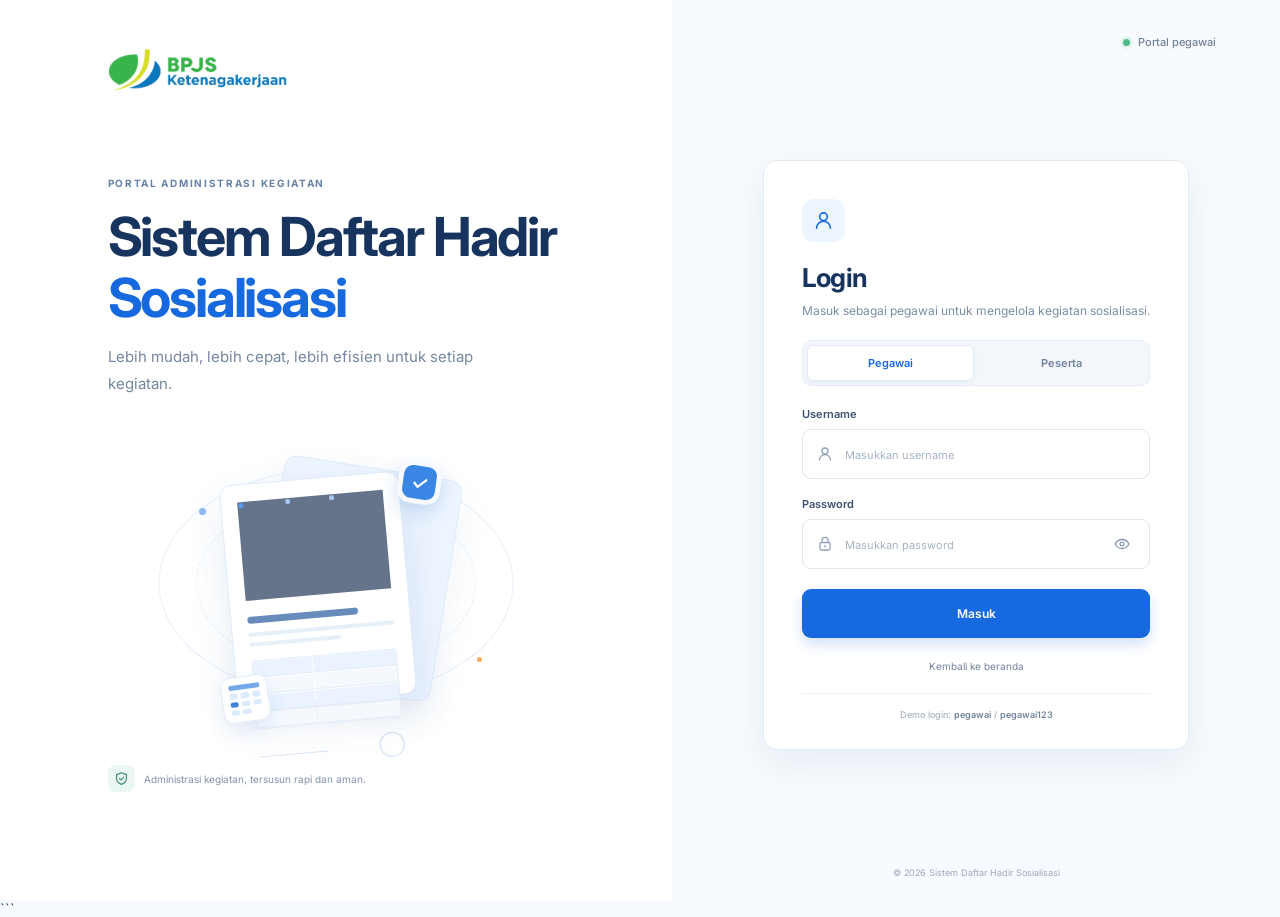
<file: index.html>
<!doctype html>
<html lang="id">
  <head>
    <meta charset="utf-8">
    <meta name="viewport" content="width=device-width, initial-scale=1">
    <meta name="theme-color" content="#f7faff">
    <title>Login Pegawai | Sistem Daftar Hadir Sosialisasi</title>
    <link rel="preconnect" href="https://fonts.googleapis.com">
    <link rel="preconnect" href="https://fonts.gstatic.com" crossorigin>
    <link href="https://fonts.googleapis.com/css2?family=Inter:wght@400;500;600;700&display=swap" rel="stylesheet">
    <link rel="stylesheet" href="styles.css">
    <script src="js/app.js" defer></script>
    <script src="login.js" defer></script>
  </head>

  <body class="login-page">
    <main class="login-layout">
      <section class="login-intro" aria-labelledby="product-title">
        <a class="bpjs-brand" href="index.html" aria-label="BPJS Ketenagakerjaan">
          <img class="bpjs-logo" src="New Logo BPJS Ketenagakerjaan.png" alt="BPJS Ketenagakerjaan">
        </a>

        <div class="intro-copy">
          <span class="intro-kicker">PORTAL ADMINISTRASI KEGIATAN</span>
          <h1 id="product-title">Sistem Daftar Hadir <span>Sosialisasi</span></h1>
          <p>Lebih mudah, lebih cepat, lebih efisien untuk setiap kegiatan.</p>
        </div>

        <div class="document-art" aria-hidden="true">
          <div class="art-orbit orbit-one"></div>
          <div class="art-orbit orbit-two"></div>
          <div class="art-spark spark-one"></div>
          <div class="art-spark spark-two"></div>
          <div class="art-sheet sheet-back"></div>

          <div class="art-sheet sheet-front">
            <div class="sheet-top"><span></span><span></span><span></span></div>
            <div class="sheet-title-line"></div>
            <div class="sheet-line"></div>
            <div class="sheet-line short"></div>
            <div class="sheet-table">
              <span></span><span></span><span></span><span></span>
              <span></span><span></span><span></span><span></span>
            </div>
            <div class="sheet-signature"><span></span><span></span></div>
          </div>

          <div class="art-check">
            <svg viewBox="0 0 24 24" fill="none">
              <path d="m6 12.5 4 4L18.5 8" stroke="currentColor" stroke-width="2.4" stroke-linecap="round" stroke-linejoin="round"/>
            </svg>
          </div>

          <div class="art-calendar">
            <span class="calendar-head"></span>
            <span></span><span></span><span></span><span></span>
            <span></span><span></span><span></span><span></span>
          </div>
        </div>

        <div class="intro-footer">
          <span class="intro-footer-mark" aria-hidden="true">
            <svg viewBox="0 0 24 24" fill="none">
              <path d="M12 3.75 19 6.5v5.25c0 4.1-2.85 7.1-7 8.5-4.15-1.4-7-4.4-7-8.5V6.5l7-2.75Z" stroke="currentColor" stroke-width="1.6" stroke-linejoin="round"/>
              <path d="m9 12 2 2 4-4" stroke="currentColor" stroke-width="1.6" stroke-linecap="round" stroke-linejoin="round"/>
            </svg>
          </span>
          <span>Administrasi kegiatan, tersusun rapi dan aman.</span>
        </div>
      </section>

      <section class="login-side" aria-labelledby="login-title">
        <div class="login-top-note">
          <span class="login-top-dot"></span>
          <span class="login-top-label">Portal pegawai</span>
        </div>

        <div class="login-card">
          <div class="login-card-heading">
            <span class="login-card-icon" aria-hidden="true">
              <svg viewBox="0 0 24 24" fill="none">
                <path d="M12 12a4 4 0 1 0 0-8 4 4 0 0 0 0 8ZM4.75 20a7.25 7.25 0 0 1 14.5 0" stroke="currentColor" stroke-width="1.7" stroke-linecap="round"/>
              </svg>
            </span>
            <h2 id="login-title">Login</h2>
            <p>Masuk sebagai pegawai untuk mengelola kegiatan sosialisasi.</p>
          </div>

          <div class="login-role-switch" role="group" aria-label="Pilih jenis login">
            <button class="login-role-option is-selected" type="button" data-login-role="pegawai" aria-pressed="true">Pegawai</button>
            <button class="login-role-option" type="button" data-login-role="peserta" aria-pressed="false">Peserta</button>
          </div>

          <form id="login-form" novalidate>
            <label class="login-field">
              <span>Username</span>
              <span class="login-input-wrap">
                <svg viewBox="0 0 24 24" fill="none" aria-hidden="true">
                  <path d="M12 12a4 4 0 1 0 0-8 4 4 0 0 0 0 8ZM4.75 20a7.25 7.25 0 0 1 14.5 0" stroke="currentColor" stroke-width="1.7" stroke-linecap="round"/>
                </svg>
                <input id="username" name="username" type="text" autocomplete="username" placeholder="Masukkan username" aria-describedby="login-error" required>
              </span>
            </label>

            <label class="login-field">
              <span>Password</span>
              <span class="login-input-wrap">
                <svg viewBox="0 0 24 24" fill="none" aria-hidden="true">
                  <rect x="5.25" y="10" width="13.5" height="10" rx="2" stroke="currentColor" stroke-width="1.7"/>
                  <path d="M8 10V7.25a4 4 0 0 1 8 0V10M12 14v2" stroke="currentColor" stroke-width="1.7" stroke-linecap="round"/>
                </svg>
                <input id="password" name="password" type="password" autocomplete="current-password" placeholder="Masukkan password" aria-describedby="login-error" required>

                <button class="password-toggle" id="password-toggle" type="button" aria-label="Tampilkan password" aria-pressed="false">
                  <svg class="eye-open" viewBox="0 0 24 24" fill="none" aria-hidden="true">
                    <path d="M2.75 12s3.3-6 9.25-6 9.25 6 9.25 6-3.3 6-9.25 6-9.25-6-9.25-6Z" stroke="currentColor" stroke-width="1.7" stroke-linejoin="round"/>
                    <circle cx="12" cy="12" r="2.5" stroke="currentColor" stroke-width="1.7"/>
                  </svg>

                  <svg class="eye-closed" viewBox="0 0 24 24" fill="none" aria-hidden="true">
                    <path d="m3 3 18 18M10.6 6.2c.45-.13.92-.2 1.4-.2 5.95 0 9.25 6 9.25 6a16 16 0 0 1-2.8 3.4M6.2 6.8C3.95 8.3 2.75 12 2.75 12s3.3 6 9.25 6c1.1 0 2.1-.2 3-.53M9.9 9.9a3 3 0 0 0 4.2 4.2" stroke="currentColor" stroke-width="1.7" stroke-linecap="round" stroke-linejoin="round"/>
                  </svg>
                </button>
              </span>
            </label>

            <p class="login-error" id="login-error" role="alert" aria-live="polite" hidden></p>
            <button class="login-submit" type="submit">Masuk</button>
          </form>
          <a class="back-home" href="index.html"> 
            Kembali ke beranda</a>
          <p class="demo-hint" id="demo-hint">
            Demo login: <strong>pegawai</strong> / <strong>pegawai123</strong>
          </p>
        </div>
        <footer class="login-footer">© 2026 Sistem Daftar Hadir Sosialisasi</footer>
      </section>
    </main>
  </body>
</html>
```
</file>
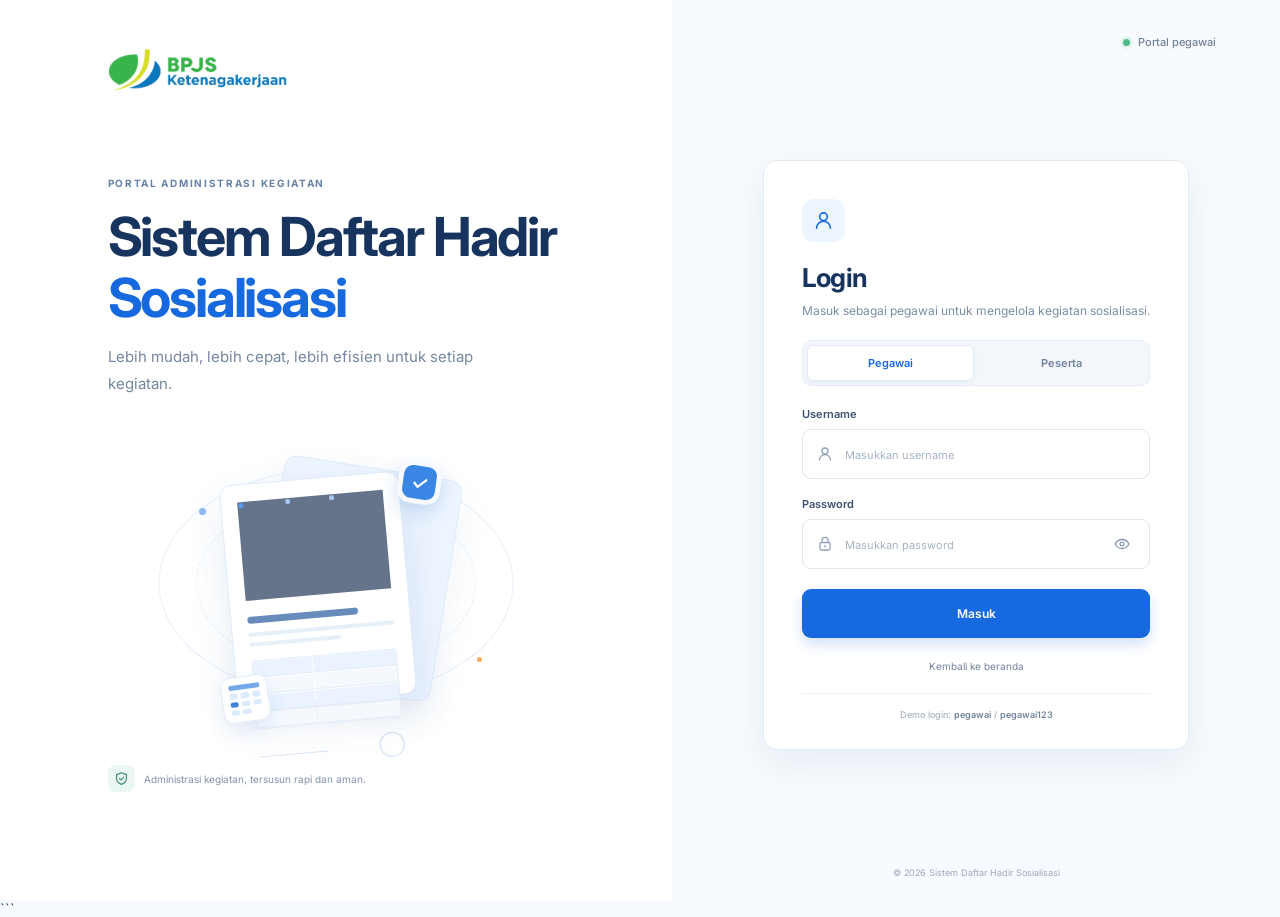
<file: atur-kolom.html>
<!doctype html>
<html lang="id">
  <head>
    <meta charset="utf-8">
    <meta name="viewport" content="width=device-width, initial-scale=1">
    <meta name="theme-color" content="#f7fafe">
    <title>Atur Kolom Data | Sistem Daftar Hadir Sosialisasi</title>
    <link rel="preconnect" href="https://fonts.googleapis.com">
    <link rel="preconnect" href="https://fonts.gstatic.com" crossorigin>
    <link href="https://fonts.googleapis.com/css2?family=Inter:wght@400;500;600;700&display=swap" rel="stylesheet">
    <link rel="stylesheet" href="styles.css">
    <script src="js/app.js" defer></script>
    <script src="atur-kolom.js" defer></script>
  </head>
  <body class="column-setup-page">
    <header class="choice-header">
      <a class="bpjs-brand" href="index.html" aria-label="BPJS Ketenagakerjaan">
        <img class="bpjs-logo" src="New Logo BPJS Ketenagakerjaan.png" alt="BPJS Ketenagakerjaan">
      </a>
      <div class="event-header-actions">
        <a class="employee-nav-link" href="daftar-kegiatan.html" aria-label="Daftar Kegiatan"><span class="employee-nav-full">Daftar Kegiatan</span><span class="employee-nav-short">Kegiatan</span></a>
        <div class="choice-account"><span class="choice-avatar" aria-hidden="true"><svg viewBox="0 0 24 24" fill="none"><path d="M12 12a4 4 0 1 0 0-8 4 4 0 0 0 0 8ZM4.75 20a7.25 7.25 0 0 1 14.5 0" stroke="currentColor" stroke-width="1.7" stroke-linecap="round"/></svg></span><span>Pegawai</span></div>
        <a class="event-back-link" href="informasi-kegiatan.html"><span aria-hidden="true">←</span> Kembali</a>
      </div>
    </header>
    <main class="column-setup-main">
      <nav class="workflow-progress" aria-label="Progress pembuatan kegiatan">
        <a class="workflow-step is-complete" href="pilih-daftar.html"><span class="workflow-number" aria-hidden="true">✓</span><span>Pilih Daftar</span></a>
        <span class="workflow-connector is-complete" aria-hidden="true"></span>
        <a class="workflow-step is-complete" href="informasi-kegiatan.html"><span class="workflow-number" aria-hidden="true">✓</span><span>Informasi Kegiatan</span></a>
        <span class="workflow-connector is-complete" aria-hidden="true"></span>
        <span class="workflow-step is-active" aria-current="step"><span class="workflow-number">3</span><span>Atur Kolom</span></span>
        <span class="workflow-connector" aria-hidden="true"></span>
        <span class="workflow-step"><span class="workflow-number">4</span><span>Konfirmasi</span></span>
      </nav>
      <div class="column-setup-heading">
        <span class="eyebrow">LANGKAH 3 DARI 4</span>
        <h1>Atur Kolom Data</h1>
        <p>Sesuaikan kolom yang akan ditampilkan pada form peserta untuk setiap jenis daftar.</p>
        <div class="column-event-date" id="column-event-date"></div>
      </div>
      <div class="choice-error" id="column-error" role="alert" aria-live="polite" hidden></div>
      <div class="column-setup-groups" id="column-groups"></div>
      <div class="column-setup-actions">
        <a class="button button-quiet" href="informasi-kegiatan.html">Kembali</a>
        <button class="button button-primary" type="button" id="columns-continue">Lanjut</button>
      </div>

      <div class="column-modal-backdrop" id="column-modal" role="dialog" aria-modal="true" aria-labelledby="column-modal-title" aria-hidden="true" hidden>
        <div class="column-modal-card">
          <button class="column-modal-close" id="column-modal-close" type="button" aria-label="Tutup">×</button>
          <span class="column-modal-icon" aria-hidden="true">
            <svg viewBox="0 0 24 24" fill="none"><path d="M12 5v14M5 12h14" stroke="currentColor" stroke-width="1.8" stroke-linecap="round"/></svg>
          </span>
          <h2 id="column-modal-title">Tambah Kolom</h2>
          <p class="column-modal-description" id="column-modal-description">Tambahkan kolom baru untuk daftar ini.</p>
          <p class="column-modal-error" id="column-modal-error" role="alert" aria-live="polite" hidden></p>
          <form id="column-modal-form">
            <label class="field" for="new-column-name">
              <span>Nama Kolom <span class="required">*</span></span>
              <input id="new-column-name" name="columnName" type="text" maxlength="40" placeholder="Contoh: Instansi" required>
            </label>
            <div class="column-modal-actions">
              <button class="button button-secondary" id="column-modal-cancel" type="button">Batal</button>
              <button class="button button-primary" id="column-modal-submit" type="submit">Tambahkan</button>
            </div>
          </form>
        </div>
      </div>
      <footer class="event-info-footer">© 2026 Sistem Daftar Hadir Sosialisasi <span>·</span> Data tersimpan lokal</footer>
    </main>
  </body>
</html>
</file>
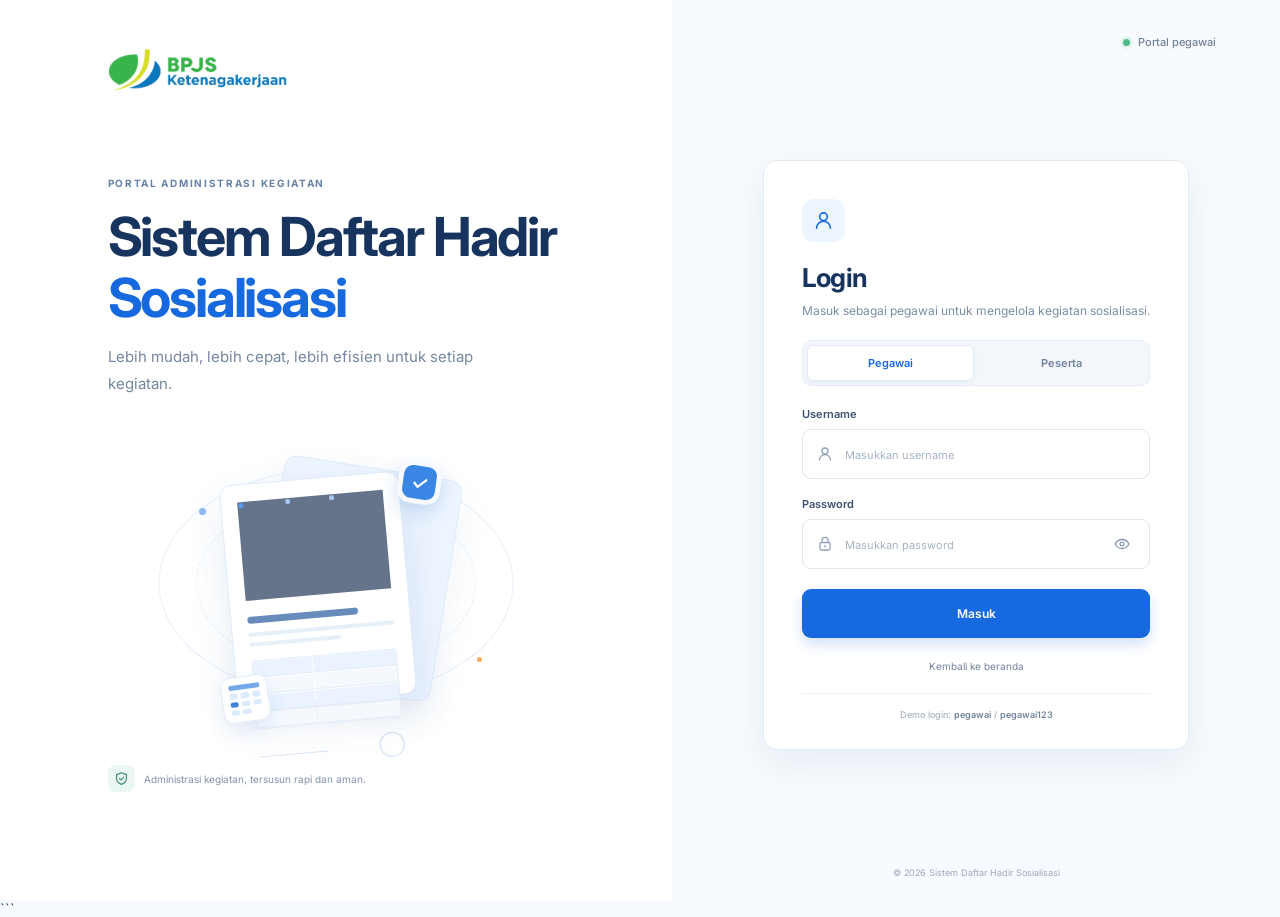
<file: berhasil.html>
<!doctype html>
<html lang="id">
  <head>
    <meta charset="utf-8">
    <meta name="viewport" content="width=device-width, initial-scale=1">
    <meta name="theme-color" content="#f7fafe">
    <title>Kegiatan Berhasil Dibuat | Sistem Daftar Hadir Sosialisasi</title>
    <link rel="preconnect" href="https://fonts.googleapis.com">
    <link rel="preconnect" href="https://fonts.gstatic.com" crossorigin>
    <link href="https://fonts.googleapis.com/css2?family=Inter:wght@400;500;600;700&display=swap" rel="stylesheet">
    <link rel="stylesheet" href="styles.css">
    <script src="js/app.js" defer></script>
    <script src="berhasil.js" defer></script>
  </head>
  <body class="column-setup-page">
    <header class="choice-header">
      <a class="bpjs-brand" href="index.html" aria-label="BPJS Ketenagakerjaan">
        <img class="bpjs-logo" src="New Logo BPJS Ketenagakerjaan.png" alt="BPJS Ketenagakerjaan">
      </a>
      <div class="event-header-actions">
        <a class="employee-nav-link" href="daftar-kegiatan.html" aria-label="Daftar Kegiatan"><span class="employee-nav-full">Daftar Kegiatan</span><span class="employee-nav-short">Kegiatan</span></a>
        <div class="choice-account">
          <span class="choice-avatar" aria-hidden="true"><svg viewBox="0 0 24 24" fill="none"><path d="M12 12a4 4 0 1 0 0-8 4 4 0 0 0 0 8ZM4.75 20a7.25 7.25 0 0 1 14.5 0" stroke="currentColor" stroke-width="1.7" stroke-linecap="round"/></svg></span>
          <span>Pegawai</span>
        </div>
      </div>
    </header>
    <main class="success-page-main">
      <section class="success-final-card" aria-labelledby="success-title">
        <div class="success-final-icon" aria-hidden="true">
          <svg viewBox="0 0 48 48" fill="none">
            <circle class="success-circle" cx="24" cy="24" r="21"/>
            <path class="success-check" d="m13.5 24.5 7 7L35 17"/>
          </svg>
        </div>
        <span class="eyebrow">KEGIATAN SIAP DIGUNAKAN</span>
        <h1 id="success-title">Kegiatan Berhasil Dibuat!</h1>
        <p class="success-final-description">Data kegiatan telah disimpan. Peserta sekarang dapat mengisi form sesuai daftar yang telah dipilih.</p>

        <div class="success-event-summary">
          <div class="success-summary-row">
            <span>Nama Kegiatan</span>
            <strong id="success-event-name">Sosialisasi Program ASN Banyuwangi Berbagi</strong>
          </div>
          <div class="success-summary-row">
            <span>Tanggal</span>
            <strong id="success-event-date">31 Juli 2026</strong>
          </div>
          <div class="success-summary-row">
            <span>Waktu</span>
            <strong id="success-event-time">09.00 - Selesai</strong>
          </div>
          <div class="success-summary-row">
            <span>Daftar yang Aktif</span>
            <div class="success-list-badges" id="success-list-badges">
              <span class="success-list-badge">Daftar Hadir</span>
              <span class="success-list-badge">Suvenir</span>
              <span class="success-list-badge">Uang Saku</span>
            </div>
          </div>
        </div>

        <div class="success-final-actions">
          <a class="button button-primary" href="daftar-kegiatan.html">Lihat Daftar Kegiatan <span aria-hidden="true"></span></a>
          <button class="button button-secondary" id="new-event-button" type="button"><span aria-hidden="true">＋</span> Buat Kegiatan Baru</button>
        </div>
      </section>
      <footer class="event-info-footer">© 2026 Sistem Daftar Hadir Sosialisasi <span>·</span> Data tersimpan lokal</footer>
    </main>
  </body>
</html>
</file>
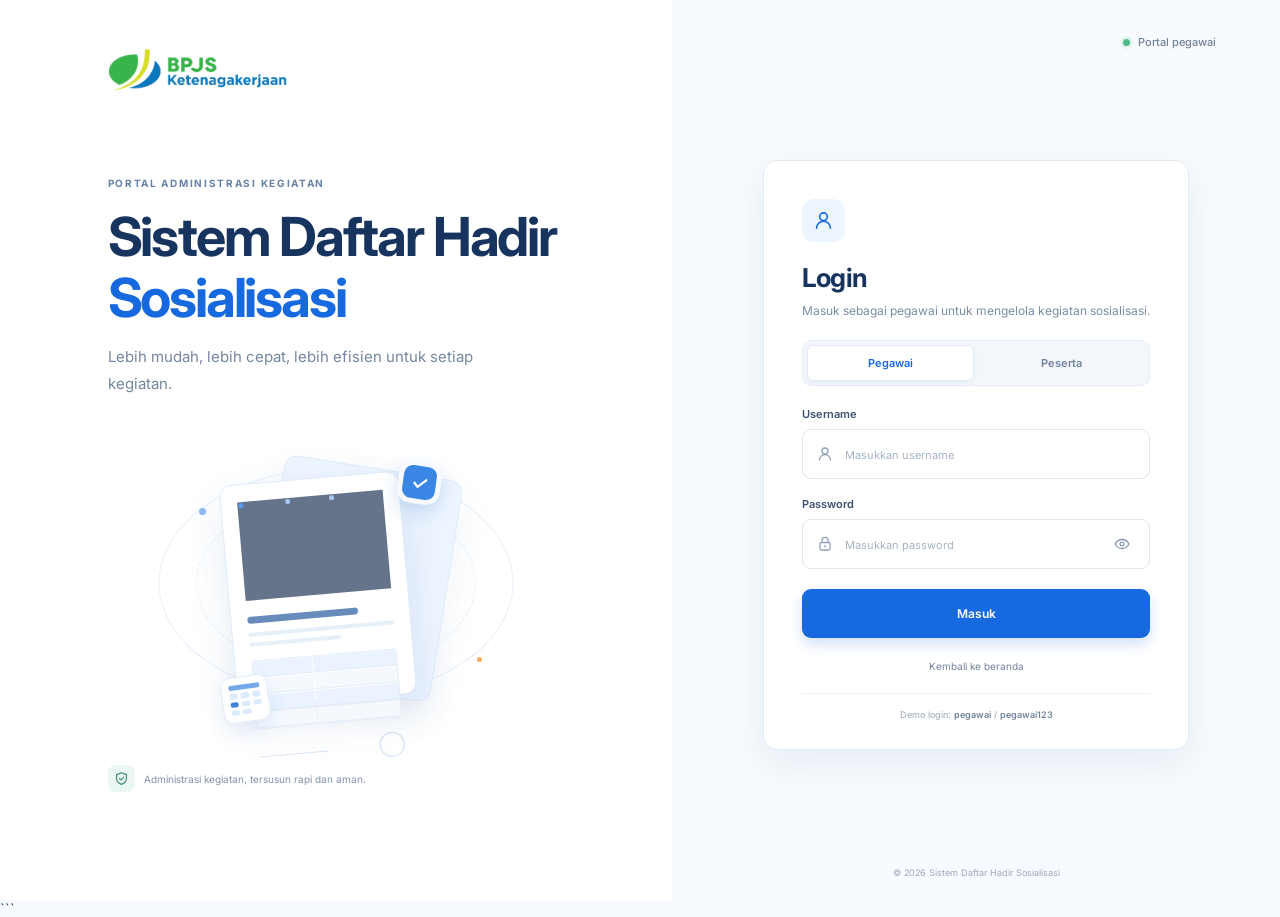
<file: daftar-kegiatan.html>
<!doctype html>
<html lang="id">
  <head>
    <meta charset="utf-8">
    <meta name="viewport" content="width=device-width, initial-scale=1">
    <meta name="theme-color" content="#f7fafe">
    <title>Daftar Kegiatan | Sistem Daftar Hadir Sosialisasi</title>
    <link rel="preconnect" href="https://fonts.googleapis.com">
    <link rel="preconnect" href="https://fonts.gstatic.com" crossorigin>
    <link href="https://fonts.googleapis.com/css2?family=Inter:wght@400;500;600;700&display=swap" rel="stylesheet">
    <link rel="stylesheet" href="styles.css">
    <script src="js/app.js" defer></script>
    <script src="daftar-kegiatan.js" defer></script>
  </head>
  <body class="column-setup-page">
    <header class="choice-header">
      <a class="bpjs-brand" href="index.html" aria-label="BPJS Ketenagakerjaan">
        <img class="bpjs-logo" src="New Logo BPJS Ketenagakerjaan.png" alt="BPJS Ketenagakerjaan">
      </a>
      <div class="event-header-actions">
        <a class="employee-nav-link is-active" href="daftar-kegiatan.html" aria-current="page"><span class="employee-nav-full">Daftar Kegiatan</span><span class="employee-nav-short">Kegiatan</span></a>
        <div class="choice-account"><span class="choice-avatar" aria-hidden="true"><svg viewBox="0 0 24 24" fill="none"><path d="M12 12a4 4 0 1 0 0-8 4 4 0 0 0 0 8ZM4.75 20a7.25 7.25 0 0 1 14.5 0" stroke="currentColor" stroke-width="1.7" stroke-linecap="round"/></svg></span><span>Pegawai</span></div>
        <a class="event-back-link" href="berhasil.html"><span aria-hidden="true"></span> Kembali</a>
      </div>
    </header>
    <main class="activity-list-main">
      <div class="activity-list-heading">
        <div>
          <span class="eyebrow">WORKSPACE PEGAWAI</span>
          <h1>Daftar Kegiatan</h1>
          <p>Kelola kegiatan sosialisasi yang telah dibuat.</p>
        </div>
        <a class="button button-primary" href="pilih-daftar.html"> <span>Tambah Kegiatan</span></a>
      </div>
      <div class="activity-list-error" id="activity-list-error" role="alert" hidden></div>
      <section class="activity-list-card">
        <div class="activity-list-card-heading">
          <h2>Semua Kegiatan</h2>
          <span id="activity-count">0 kegiatan</span>
        </div>
        <div class="activity-list" id="activity-list"></div>
      </section>
      <footer class="event-info-footer">© 2026 Sistem Daftar Hadir Sosialisasi <span>·</span> Data tersimpan lokal</footer>
    </main>
  </body>
</html>
</file>
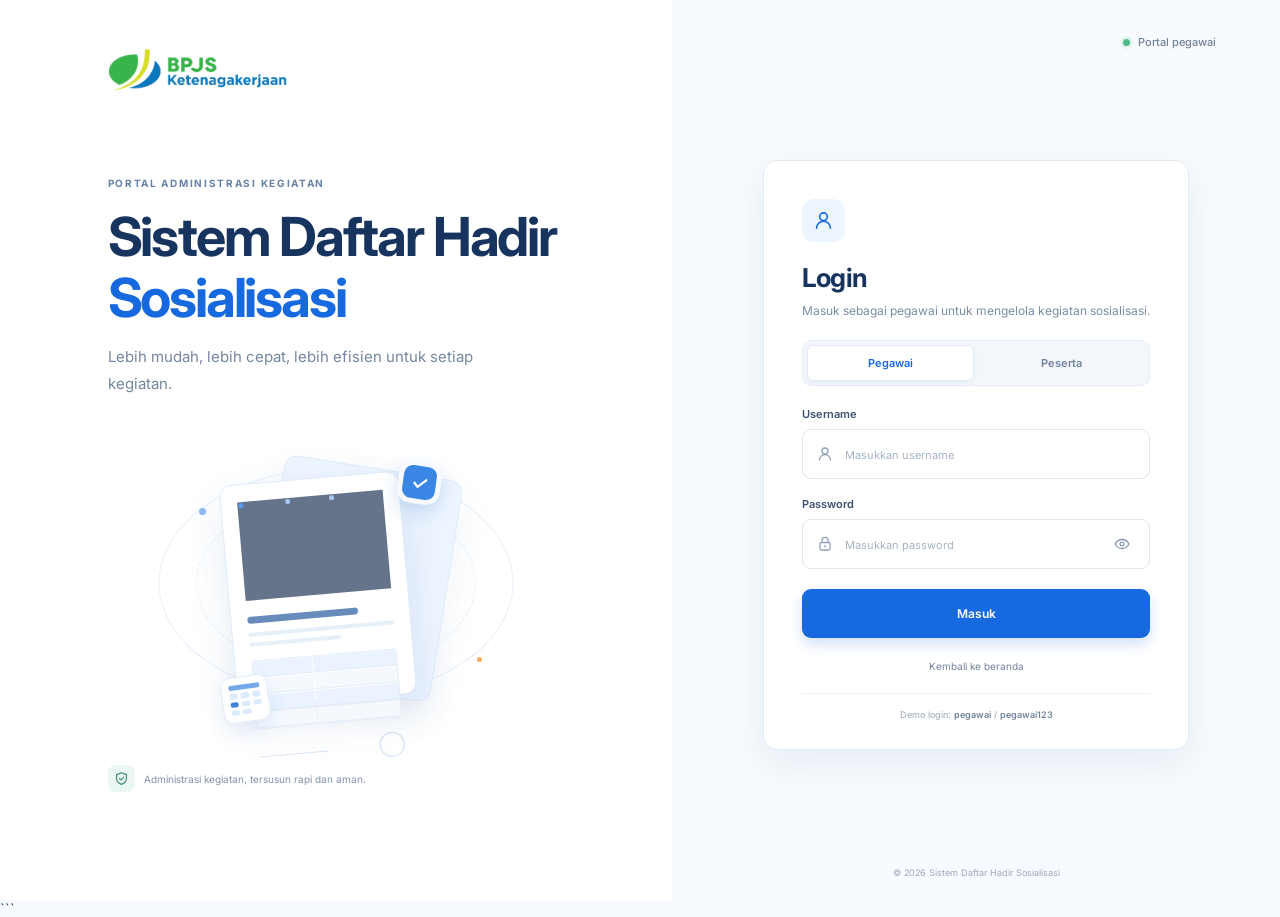
<file: hasil-daftar-hadir.html>
<!doctype html>
<html lang="id">
  <head>
    <meta charset="utf-8">
    <meta name="viewport" content="width=device-width, initial-scale=1">
    <meta name="theme-color" content="#ffffff">
    <title>Cetak Daftar Hadir | Sistem Daftar Hadir Sosialisasi</title>
    <link rel="stylesheet" href="css/hasil-daftar-hadir.css">
    <script src="js/hasil-daftar-hadir.js" defer></script>
  </head>
  <body>
    <nav class="page-actions" aria-label="Navigasi halaman">
      <a id="back-link" href="daftar-kegiatan.html">← Kembali</a>
      <button id="print-button" type="button">Cetak Daftar Hadir</button>
    </nav>

    <main class="page-main">
      <section id="unavailable" class="notice" role="alert" hidden>
        <h1>Daftar hadir tidak tersedia</h1>
        <p>Kegiatan yang dipilih tidak ditemukan atau tidak mengaktifkan Daftar Hadir.</p>
        <a href="daftar-kegiatan.html">Kembali ke Daftar Kegiatan</a>
      </section>

      <article id="attendance-form" class="attendance-form" aria-label="Formulir Daftar Hadir" hidden>
        <header class="form-header">
          <div class="form-logo">
            <img src="New Logo BPJS Ketenagakerjaan.png" alt="BPJS Ketenagakerjaan">
          </div>
          <div class="form-title">
            <strong>FORMULIR</strong>
            <span>Tanggal dikeluarkan :</span>
          </div>
          <div class="form-list-name">DAFTAR HADIR</div>
        </header>

        <section class="event-information" aria-label="Informasi kegiatan">
          <div class="event-row">
            <span>Agenda</span><span class="event-colon">:</span><strong id="event-agenda"></strong>
          </div>
          <div class="event-row">
            <span>Hari/Tanggal</span><span class="event-colon">:</span><strong id="event-date"></strong>
          </div>
          <div class="event-row">
            <span>Waktu</span><span class="event-colon">:</span><strong id="event-time"></strong>
          </div>
          <div class="event-row">
            <span>Tempat</span><span class="event-colon">:</span><strong id="event-location"></strong>
          </div>
          <div id="address-row" class="event-row address-row" hidden>
            <span></span><span class="event-colon"></span><strong id="event-address"></strong>
          </div>
        </section>

        <div class="table-scroll">
          <table class="attendance-table">
            <colgroup id="attendance-columns"></colgroup>
            <thead id="attendance-head"></thead>
            <tbody id="attendance-body"></tbody>
          </table>
        </div>
      </article>
    </main>
  </body>
</html>
</file>
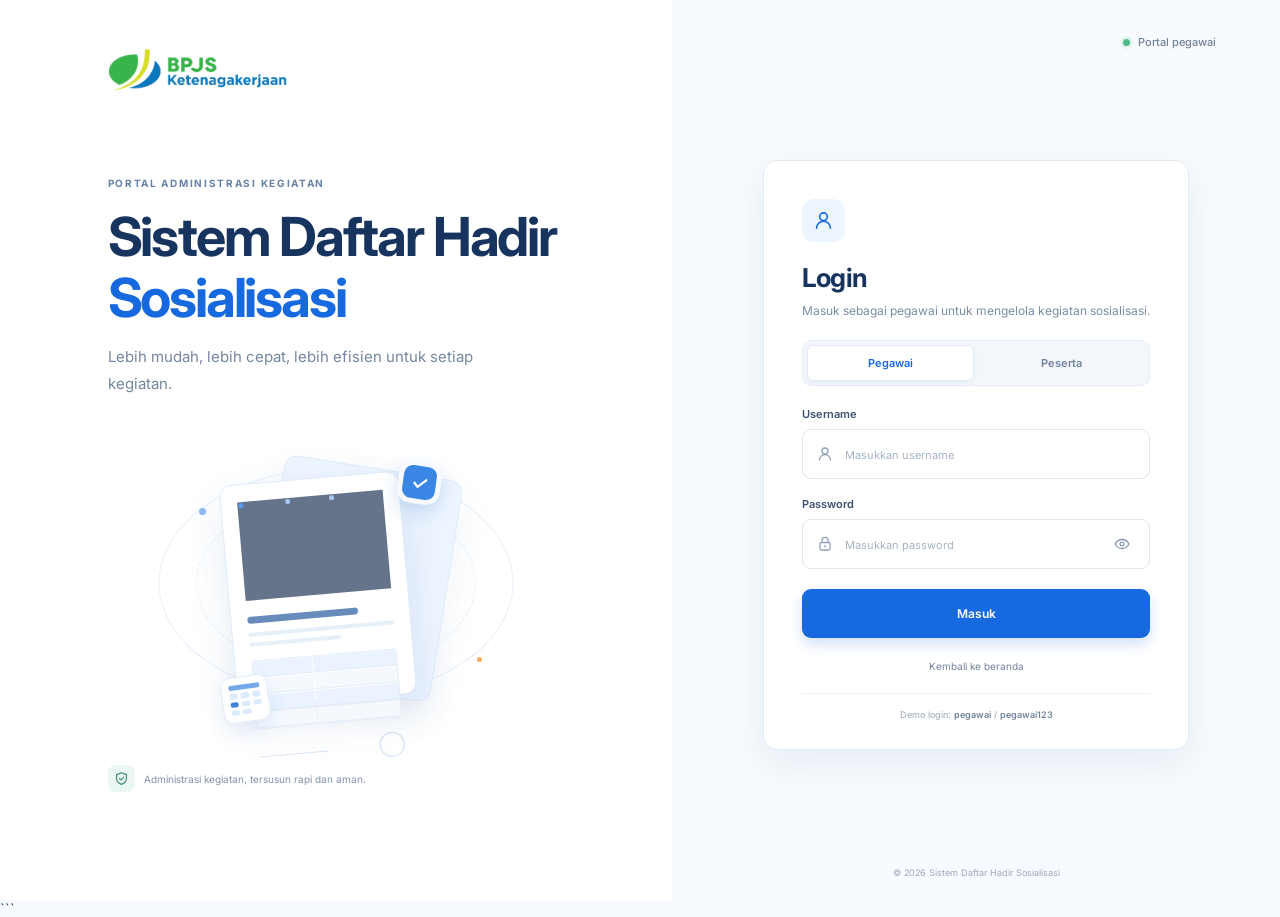
<file: hasil-kegiatan.html>
<!doctype html>
<html lang="id">
  <head>
    <meta charset="utf-8">
    <meta name="viewport" content="width=device-width, initial-scale=1">
    <meta name="theme-color" content="#f7fafe">
    <title>Hasil Kegiatan | Sistem Daftar Hadir Sosialisasi</title>
    <link rel="stylesheet" href="css/hasil-daftar-hadir.css">
    <link rel="stylesheet" href="css/hasil-kegiatan.css">
    <script src="js/app.js" defer></script>
    <script src="hasil-kegiatan.js" defer></script>
  </head>
  <body class="results-page">
    <main class="page-main results-main">
      <div class="page-actions results-toolbar-top">
        <a class="results-back-link" href="daftar-kegiatan.html">← Kembali ke Daftar Kegiatan</a>
        <div class="results-actions">
          <button id="print-results" type="button">Cetak Daftar Hadir</button>
          <button id="export-results" type="button">Ekspor CSV</button>
        </div>
      </div>
      <div id="results-unavailable" class="results-unavailable" role="alert" hidden>
        <h1>Kegiatan tidak ditemukan</h1>
        <p>Data kegiatan yang dipilih tidak tersedia di penyimpanan lokal.</p>
        <a class="button button-primary" href="daftar-kegiatan.html">Kembali ke Daftar Kegiatan</a>
      </div>

      <div id="results-content" hidden>
        <div class="results-sheet-tools">
          <label class="results-search">
            <span>Cari peserta</span>
            <input id="participant-search" type="search" placeholder="Cari nama atau nilai kolom">
          </label>
          <p id="participant-count" aria-live="polite">0 peserta</p>
        </div>

        <section class="attendance-form results-sheet" aria-label="Lembar hasil kegiatan">
          <div class="form-header sheet-top">
            <div class="form-logo sheet-brand">
              <img src="New Logo BPJS Ketenagakerjaan.png" alt="BPJS Ketenagakerjaan">
            </div>
            <div class="form-title sheet-form-title">
              <strong>FORMULIR</strong>
              <span id="issued-date">Tanggal dikeluarkan :</span>
            </div>
            <div class="form-list-name sheet-list-title" id="active-list-title"></div>
          </div>

          <div id="list-tabs" class="results-tabs" role="tablist" aria-label="Jenis daftar"></div>

          <div class="event-information sheet-event-details">
            <div class="event-row"><span>Agenda</span><b>:</b><strong id="event-name"></strong></div>
            <div class="event-row"><span>Hari/Tanggal</span><b>:</b><strong id="event-date"></strong></div>
            <div class="event-row"><span>Waktu</span><b>:</b><strong id="event-time"></strong></div>
            <div class="event-row"><span>Tempat</span><b>:</b><strong id="event-location"></strong></div>
            <div id="address-row" class="event-row address-row" hidden><span></span><b></b><strong id="event-address"></strong></div>
          </div>

          <div class="table-scroll results-table-wrap">
            <table class="attendance-table results-table">
              <colgroup id="results-table-columns"></colgroup>
              <thead id="results-table-head"></thead>
              <tbody id="results-table-body"></tbody>
            </table>
          </div>
        </section>
      </div>
      <footer class="event-info-footer">© 2026 Sistem Daftar Hadir Sosialisasi <span>·</span> Data tersimpan lokal</footer>
    </main>

    <dialog id="ktp-dialog" class="ktp-dialog" aria-labelledby="ktp-dialog-title">
      <div class="ktp-dialog-heading">
        <h2 id="ktp-dialog-title">Foto KTP Peserta</h2>
        <button id="close-ktp-dialog" type="button" aria-label="Tutup foto KTP">Tutup</button>
      </div>
      <img id="ktp-dialog-image" alt="Foto KTP peserta">
    </dialog>
  </body>
</html>
</file>
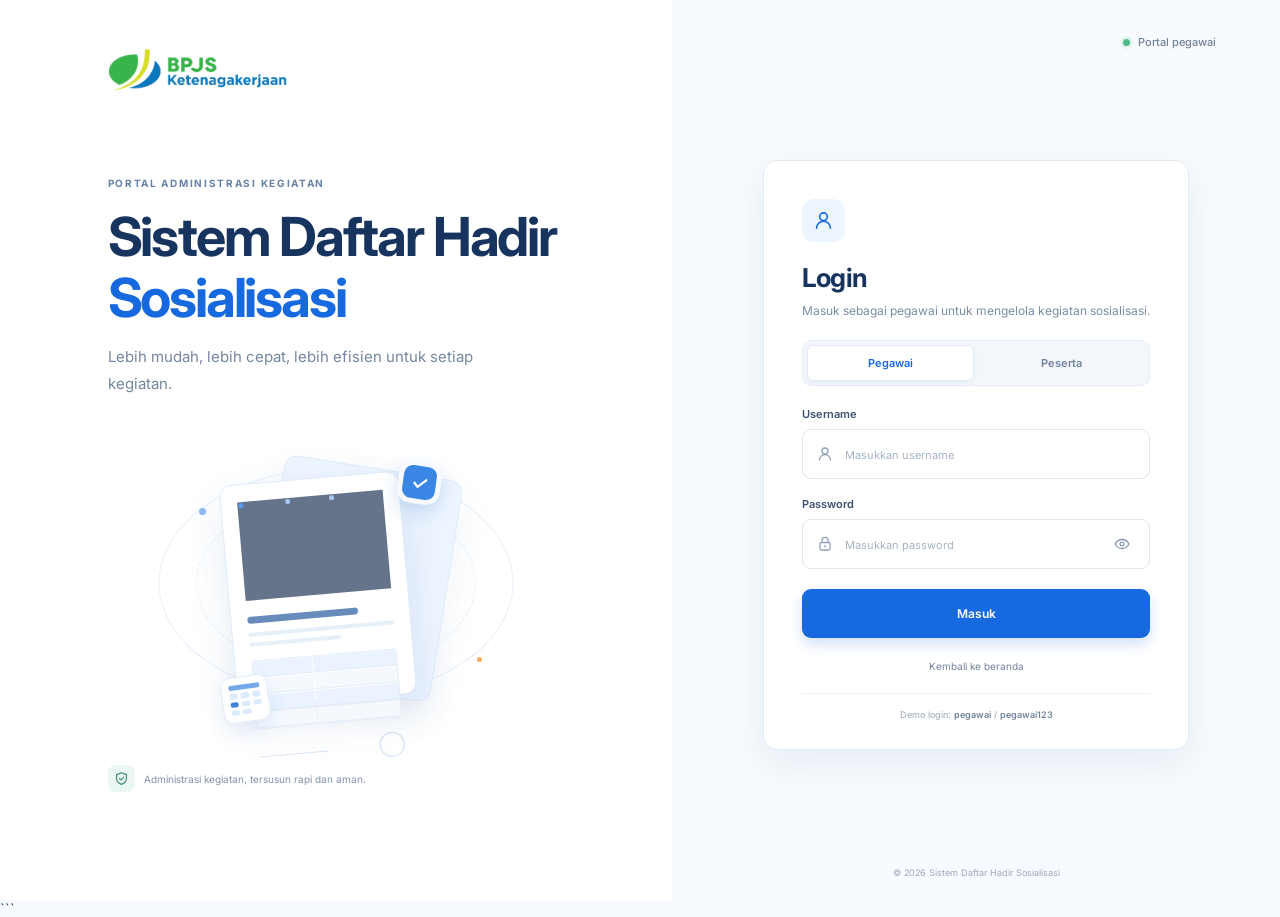
<file: informasi-kegiatan.html>
<!doctype html>
<html lang="id">
  <head>
    <meta charset="utf-8">
    <meta name="viewport" content="width=device-width, initial-scale=1">
    <meta name="theme-color" content="#f7fafe">
    <title>Informasi Kegiatan | Sistem Daftar Hadir Sosialisasi</title>
    <link rel="preconnect" href="https://fonts.googleapis.com">
    <link rel="preconnect" href="https://fonts.gstatic.com" crossorigin>
    <link href="https://fonts.googleapis.com/css2?family=Inter:wght@400;500;600;700&display=swap" rel="stylesheet">
    <link rel="stylesheet" href="styles.css">
    <script src="js/app.js" defer></script>
    <script src="informasi-kegiatan.js" defer></script>
  </head>
  <body class="event-info-page">
    <header class="choice-header">
      <a class="bpjs-brand" href="index.html" aria-label="BPJS Ketenagakerjaan">
        <img class="bpjs-logo" src="New Logo BPJS Ketenagakerjaan.png" alt="BPJS Ketenagakerjaan">
      </a>
      <div class="event-header-actions">
        <a class="employee-nav-link" href="daftar-kegiatan.html" aria-label="Daftar Kegiatan"><span class="employee-nav-full">Daftar Kegiatan</span><span class="employee-nav-short">Kegiatan</span></a>
        <div class="choice-account">
          <span class="choice-avatar" aria-hidden="true"><svg viewBox="0 0 24 24" fill="none"><path d="M12 12a4 4 0 1 0 0-8 4 4 0 0 0 0 8ZM4.75 20a7.25 7.25 0 0 1 14.5 0" stroke="currentColor" stroke-width="1.7" stroke-linecap="round"/></svg></span>
          <span>Pegawai</span>
        </div>
        <a class="event-back-link" href="pilih-daftar.html"><span aria-hidden="true">←</span> Kembali</a>
      </div>
    </header>

    <main class="event-info-main">
      <nav class="workflow-progress" aria-label="Progress pembuatan kegiatan">
        <a class="workflow-step is-complete" href="pilih-daftar.html">
          <span class="workflow-number" aria-hidden="true">✓</span><span>Pilih Daftar</span>
        </a>
        <span class="workflow-connector is-complete" aria-hidden="true"></span>
        <span class="workflow-step is-active" aria-current="step">
          <span class="workflow-number">2</span><span>Informasi Kegiatan</span>
        </span>
        <span class="workflow-connector" aria-hidden="true"></span>
        <span class="workflow-step">
          <span class="workflow-number">3</span><span>Atur Kolom</span>
        </span>
        <span class="workflow-connector" aria-hidden="true"></span>
        <span class="workflow-step">
          <span class="workflow-number">4</span><span>Konfirmasi</span>
        </span>
      </nav>

      <div class="event-info-heading">
        <span class="eyebrow">LANGKAH 2 DARI 4</span>
        <h1>Informasi Kegiatan</h1>
        <p>Lengkapi detail kegiatan sosialisasi yang akan dibuat.</p>
      </div>
      <section class="event-info-card">
        <form id="event-form" novalidate>
          <div class="event-info-fields">
            <label class="field" for="event-name">
              <span>Nama Kegiatan <span class="required">*</span></span>
              <input id="event-name" name="eventName" type="text" placeholder="Contoh: Sosialisasi Program ASN Banyuwangi Berbagi" aria-describedby="event-name-error" required>
              <small class="field-error" id="event-name-error" hidden></small>
            </label>
            <label class="field" for="event-date">
              <span>Tanggal <span class="required">*</span></span>
              <input id="event-date" name="eventDate" type="date" aria-describedby="event-date-error" required>
              <small class="field-error" id="event-date-error" hidden></small>
            </label>
            <label class="field" for="event-time">
              <span>Waktu <span class="required">*</span></span>
              <input id="event-time" name="eventTime" type="text" placeholder="09.00 - Selesai" aria-describedby="event-time-error" required>
              <small class="field-error" id="event-time-error" hidden></small>
            </label>
            <label class="field" for="event-location">
              <span>Tempat <span class="required">*</span></span>
              <input id="event-location" name="eventLocation" type="text" placeholder="Contoh: Kantor BPJS Ketenagakerjaan Cabang Banyuwangi" aria-describedby="event-location-error" required>
              <small class="field-error" id="event-location-error" hidden></small>
            </label>
            <label class="field allowance-amount-field" for="event-allowance-amount" id="allowance-amount-field" hidden>
              <span>Nominal Uang Saku per Peserta <span class="required">*</span></span>
              <input id="event-allowance-amount" name="allowanceAmount" type="number" min="0" step="1000" inputmode="numeric" placeholder="Contoh: 150000" aria-describedby="event-allowance-amount-error">
              <small class="field-error" id="event-allowance-amount-error" hidden></small>
              <small class="field-hint">Nominal yang ditentukan pegawai untuk setiap peserta.</small>
            </label>
          </div>
          <div class="event-info-actions">
            <span class="required-note"><span class="required">*</span> Wajib diisi</span>
            <button class="button button-primary" type="submit">Lanjut
          </div>
        </form>
      </section>
      <footer class="event-info-footer">© 2026 Sistem Daftar Hadir Sosialisasi <span>·</span> Data tersimpan lokal</footer>
    </main>
  </body>
</html>
</file>
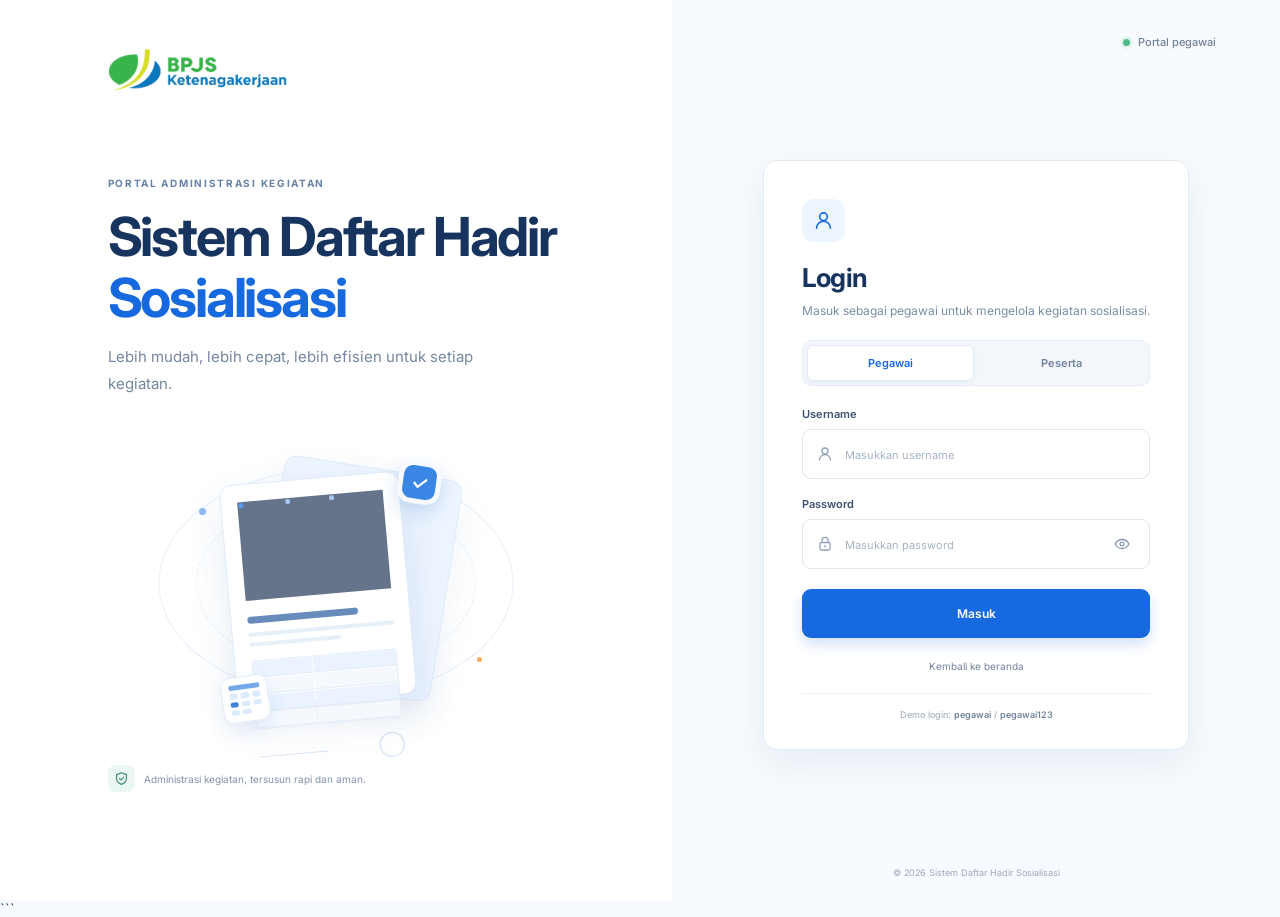
<file: kegiatan.html>
<!doctype html>
<html lang="id">
  <head>
    <meta charset="utf-8">
    <meta name="viewport" content="width=device-width, initial-scale=1">
    <meta name="theme-color" content="#f7fafe">
    <title>Membuka Kegiatan | Sistem Daftar Hadir Sosialisasi</title>
    <link rel="preconnect" href="https://fonts.googleapis.com">
    <link rel="preconnect" href="https://fonts.gstatic.com" crossorigin>
    <link href="https://fonts.googleapis.com/css2?family=Inter:wght@400;500;600;700&display=swap" rel="stylesheet">
    <link rel="stylesheet" href="styles.css">
    <script src="js/app.js" defer></script>
    <script src="kegiatan.js" defer></script>
  </head>
  <body class="column-setup-page">
    <header class="choice-header">
      <a class="bpjs-brand" href="index.html" aria-label="BPJS Ketenagakerjaan">
        <img class="bpjs-logo" src="New Logo BPJS Ketenagakerjaan.png" alt="BPJS Ketenagakerjaan">
      </a>
      <a class="employee-nav-link" href="daftar-kegiatan.html">Daftar Kegiatan</a>
    </header>
    <main class="route-loading">
      <span class="route-spinner" aria-hidden="true"></span>
      <h1>Membuka kegiatan</h1>
      <p>Anda akan diarahkan ke langkah terakhir yang sedang dikerjakan.</p>
      <a class="button button-secondary" href="pilih-daftar.html">Lanjutkan ke pilih daftar</a>
    </main>
  </body>
</html>
</file>
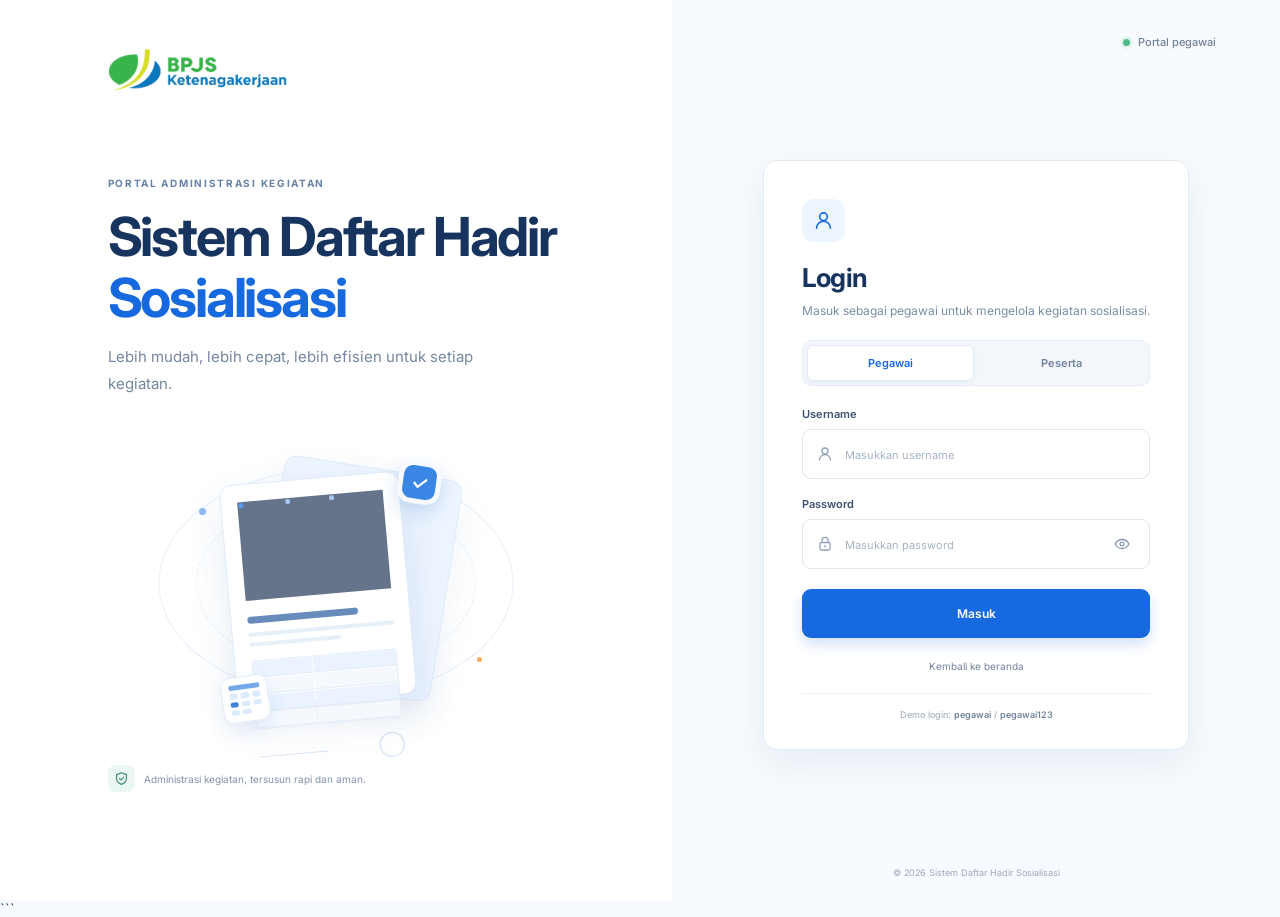
<file: konfirmasi.html>
<!doctype html>
<html lang="id">
  <head>
    <meta charset="utf-8">
    <meta name="viewport" content="width=device-width, initial-scale=1">
    <meta name="theme-color" content="#f7fafe">
    <title>Konfirmasi Data | Sistem Daftar Hadir Sosialisasi</title>
    <link rel="preconnect" href="https://fonts.googleapis.com">
    <link rel="preconnect" href="https://fonts.gstatic.com" crossorigin>
    <link href="https://fonts.googleapis.com/css2?family=Inter:wght@400;500;600;700&display=swap" rel="stylesheet">
    <link rel="stylesheet" href="styles.css">
    <script src="js/app.js" defer></script>
    <script src="konfirmasi.js" defer></script>
  </head>
  <body class="column-setup-page">
    <header class="choice-header">
      <a class="bpjs-brand" href="index.html" aria-label="BPJS Ketenagakerjaan">
        <img class="bpjs-logo" src="New Logo BPJS Ketenagakerjaan.png" alt="BPJS Ketenagakerjaan">
      </a>
      <div class="event-header-actions">
        <a class="employee-nav-link" href="daftar-kegiatan.html" aria-label="Daftar Kegiatan"><span class="employee-nav-full">Daftar Kegiatan</span><span class="employee-nav-short">Kegiatan</span></a>
        <div class="choice-account"><span class="choice-avatar" aria-hidden="true"><svg viewBox="0 0 24 24" fill="none"><path d="M12 12a4 4 0 1 0 0-8 4 4 0 0 0 0 8ZM4.75 20a7.25 7.25 0 0 1 14.5 0" stroke="currentColor" stroke-width="1.7" stroke-linecap="round"/></svg></span><span>Pegawai</span></div>
        <a class="event-back-link" href="atur-kolom.html"><span aria-hidden="true">←</span> Kembali</a>
      </div>
    </header>
    <main class="confirmation-main">
      <nav class="workflow-progress" aria-label="Progress pembuatan kegiatan">
        <a class="workflow-step is-complete" href="pilih-daftar.html"><span class="workflow-number" aria-hidden="true">✓</span><span>Pilih Daftar</span></a>
        <span class="workflow-connector is-complete" aria-hidden="true"></span>
        <a class="workflow-step is-complete" href="informasi-kegiatan.html"><span class="workflow-number" aria-hidden="true">✓</span><span>Informasi Kegiatan</span></a>
        <span class="workflow-connector is-complete" aria-hidden="true"></span>
        <a class="workflow-step is-complete" href="atur-kolom.html"><span class="workflow-number" aria-hidden="true">✓</span><span>Atur Kolom</span></a>
        <span class="workflow-connector is-complete" aria-hidden="true"></span>
        <span class="workflow-step is-active" aria-current="step"><span class="workflow-number">4</span><span>Konfirmasi</span></span>
      </nav>
      <div class="confirmation-heading" id="confirmation-heading">
        <span class="eyebrow">LANGKAH 4 DARI 4</span>
        <h1>Konfirmasi Data</h1>
        <p>Periksa kembali data kegiatan sebelum disimpan.</p>
      </div>
      <section class="confirmation-summary">
        <article class="summary-card">
          <div class="summary-card-heading">
            <span class="summary-card-icon blue" aria-hidden="true">
              <svg viewBox="0 0 24 24" fill="none"><path d="M8 5.5h11M8 12h11M8 18.5h11M4.75 5.5h.5M4.75 12h.5M4.75 18.5h.5" stroke="currentColor" stroke-width="1.8" stroke-linecap="round"/></svg>
            </span>
            <h2>Jenis Daftar yang Dipilih</h2>
          </div>
          <div class="selected-list-badges" id="selected-list-badges"></div>
        </article>

        <article class="summary-card">
          <div class="summary-card-heading">
            <span class="summary-card-icon violet" aria-hidden="true">
              <svg viewBox="0 0 24 24" fill="none"><rect x="4" y="5.25" width="16" height="15" rx="2.25" stroke="currentColor" stroke-width="1.7"/><path d="M8 3.75v3M16 3.75v3M4 9.25h16M8 13h3M8 16.5h7" stroke="currentColor" stroke-width="1.7" stroke-linecap="round"/></svg>
            </span>
            <h2>Informasi Kegiatan</h2>
          </div>
          <div class="event-summary-grid" id="event-summary"></div>
        </article>

        <article class="summary-card">
          <div class="summary-card-heading">
            <span class="summary-card-icon green" aria-hidden="true">
              <svg viewBox="0 0 24 24" fill="none"><rect x="4" y="4.75" width="16" height="14.5" rx="2" stroke="currentColor" stroke-width="1.7"/><path d="M4.5 9.5h15M10 9.75v9M15 9.75v9" stroke="currentColor" stroke-width="1.5"/></svg>
            </span>
            <h2>Pengaturan Kolom</h2>
          </div>
          <div class="summary-columns" id="column-summary"></div>
        </article>
      </section>
      <div class="confirmation-actions">
        <a class="button button-quiet" href="atur-kolom.html">Kembali</a>
        <button class="button button-primary" id="confirm-event" type="button">
          <span class="save-button-label">Simpan</span>
          <span class="save-button-spinner" aria-hidden="true"></span>
        </button>
      </div>
      <p class="confirmation-save-error" id="save-error" role="alert" aria-live="polite" hidden></p>
      <footer class="event-info-footer">© 2026 Sistem Daftar Hadir Sosialisasi <span>·</span> Data tersimpan lokal</footer>
    </main>
  </body>
</html>
</file>
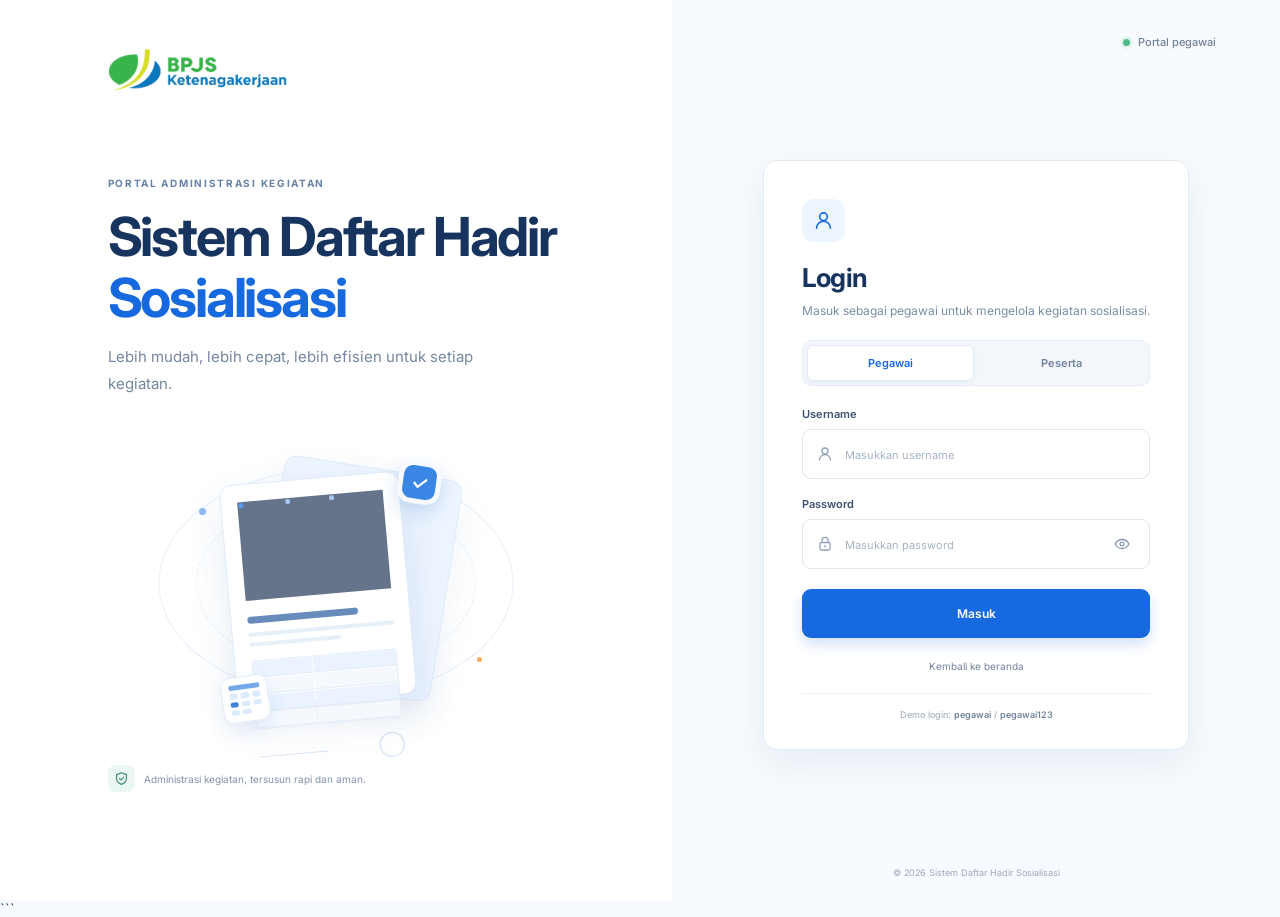
<file: pilih-daftar.html>
<!doctype html>
<html lang="id">
  <head>
    <meta charset="utf-8">
    <meta name="viewport" content="width=device-width, initial-scale=1">
    <meta name="theme-color" content="#f7faff">
    <title>Pilih Daftar yang Digunakan | Sistem Daftar Hadir Sosialisasi</title>
    <link rel="preconnect" href="https://fonts.googleapis.com">
    <link rel="preconnect" href="https://fonts.gstatic.com" crossorigin>
    <link href="https://fonts.googleapis.com/css2?family=Inter:wght@400;500;600;700&display=swap" rel="stylesheet">
    <link rel="stylesheet" href="styles.css">
    <script src="js/app.js" defer></script>
    <script src="pilih-daftar.js" defer></script>
  </head>
  <body class="list-choice-page">
    <header class="choice-header">
      <a class="bpjs-brand" href="index.html" aria-label="BPJS Ketenagakerjaan">
        <img class="bpjs-logo" src="New Logo BPJS Ketenagakerjaan.png" alt="BPJS Ketenagakerjaan">
      </a>
      <div class="choice-account">
        <span class="choice-avatar" aria-hidden="true">
          <svg viewBox="0 0 24 24" fill="none"><path d="M12 12a4 4 0 1 0 0-8 4 4 0 0 0 0 8ZM4.75 20a7.25 7.25 0 0 1 14.5 0" stroke="currentColor" stroke-width="1.7" stroke-linecap="round"/></svg>
        </span>
        <span>Pegawai</span>
        <a class="choice-logout employee-nav-link" href="daftar-kegiatan.html" aria-label="Daftar Kegiatan"><span class="employee-nav-full">Daftar Kegiatan</span><span class="employee-nav-short">Kegiatan</span></a>
        <a class="choice-logout" href="index.html" id="logout-link">Keluar</a>
      </div>
    </header>

    <main class="choice-main">
      <nav class="workflow-progress" aria-label="Progress pembuatan kegiatan">
        <span class="workflow-step is-active" aria-current="step">
          <span class="workflow-number">1</span><span>Pilih Daftar</span>
        </span>
        <span class="workflow-connector" aria-hidden="true"></span>
        <span class="workflow-step">
          <span class="workflow-number">2</span><span>Informasi Kegiatan</span>
        </span>
        <span class="workflow-connector" aria-hidden="true"></span>
        <span class="workflow-step">
          <span class="workflow-number">3</span><span>Atur Kolom</span>
        </span>
        <span class="workflow-connector" aria-hidden="true"></span>
        <span class="workflow-step">
          <span class="workflow-number">4</span><span>Konfirmasi</span>
        </span>
      </nav>
      <div class="choice-heading">
        <span class="choice-heading-icon" aria-hidden="true">
          <svg viewBox="0 0 24 24" fill="none"><rect x="4" y="5.25" width="16" height="15" rx="2.25" stroke="currentColor" stroke-width="1.7"/><path d="M8 3.75v3M16 3.75v3M4 9.25h16M8 13h3M8 16.5h7" stroke="currentColor" stroke-width="1.7" stroke-linecap="round"/></svg>
        </span>
        <span class="eyebrow">PENGATURAN KEGIATAN</span>
        <h1>Pilih Daftar yang Digunakan</h1>
        <p>Tentukan jenis daftar yang akan digunakan dalam kegiatan ini.</p>
      </div>

      <div class="choice-error" id="select-error" role="alert" aria-live="polite" hidden></div>
      <form id="list-form">
        <div class="choice-cards">
          <label class="choice-card">
            <input type="checkbox" name="selected-list" value="hadir">
            <span class="choice-card-top">
              <span class="choice-card-icon blue" aria-hidden="true">
                <svg viewBox="0 0 24 24" fill="none"><path d="M9 10a3 3 0 1 0 0-6 3 3 0 0 0 0 6ZM16 11a2.5 2.5 0 1 0 0-5M3.75 19a5.25 5.25 0 0 1 10.5 0M15 14a4.5 4.5 0 0 1 5.25 4.5" stroke="currentColor" stroke-width="1.7" stroke-linecap="round"/></svg>
              </span>
              <span class="choice-checkbox" aria-hidden="true"></span>
            </span>
            <span class="choice-card-copy">
              <strong>Daftar Hadir</strong>
              <span>Untuk mencatat kehadiran peserta sosialisasi.</span>
            </span>
            <span class="choice-card-select"><span class="choice-checkmark" aria-hidden="true">✓</span> Pilih daftar</span>
          </label>

          <label class="choice-card">
            <input type="checkbox" name="selected-list" value="souvenir">
            <span class="choice-card-top">
              <span class="choice-card-icon violet" aria-hidden="true">
                <svg viewBox="0 0 24 24" fill="none"><path d="M4.75 10h14.5v9.25H4.75V10ZM3.75 6.75h16.5V10H3.75V6.75ZM12 6.75v12.5M12 6.75H8.75a2 2 0 1 1 2-2c0 1.1 1.25 2 1.25 2Zm0 0h3.25a2 2 0 1 0-2-2c0 1.1-1.25 2-1.25 2Z" stroke="currentColor" stroke-width="1.6" stroke-linecap="round" stroke-linejoin="round"/></svg>
              </span>
              <span class="choice-checkbox" aria-hidden="true"></span>
            </span>
            <span class="choice-card-copy">
              <strong>Suvenir</strong>
              <span>Untuk pendataan penerimaan suvenir.</span>
            </span>
            <span class="choice-card-select"><span class="choice-checkmark" aria-hidden="true">✓</span> Pilih daftar</span>
          </label>

          <label class="choice-card">
            <input type="checkbox" name="selected-list" value="uang_saku">
            <span class="choice-card-top">
              <span class="choice-card-icon green" aria-hidden="true">
                <svg viewBox="0 0 24 24" fill="none"><rect x="3.75" y="5.25" width="16.5" height="13.5" rx="2.25" stroke="currentColor" stroke-width="1.7"/><path d="M3.75 9h16.5M8 14h3M16 13.5h.01" stroke="currentColor" stroke-width="1.7" stroke-linecap="round"/></svg>
              </span>
              <span class="choice-checkbox" aria-hidden="true"></span>
            </span>
            <span class="choice-card-copy">
              <strong>Uang Saku</strong>
              <span>Untuk pendataan penerimaan uang saku.</span>
            </span>
            <span class="choice-card-select"><span class="choice-checkmark" aria-hidden="true">✓</span> Pilih daftar</span>
          </label>
        </div>
        <div class="choice-actions">
          <span class="choice-hint">Anda dapat memilih lebih dari satu daftar.</span>
          <button class="button button-primary choice-continue" type="submit">Lanjut
        </div>
      </form>
      <footer class="choice-footer">© 2026 Sistem Daftar Hadir Sosialisasi <span>·</span> Data tersimpan lokal</footer>
    </main>
  </body>
</html>
</file>
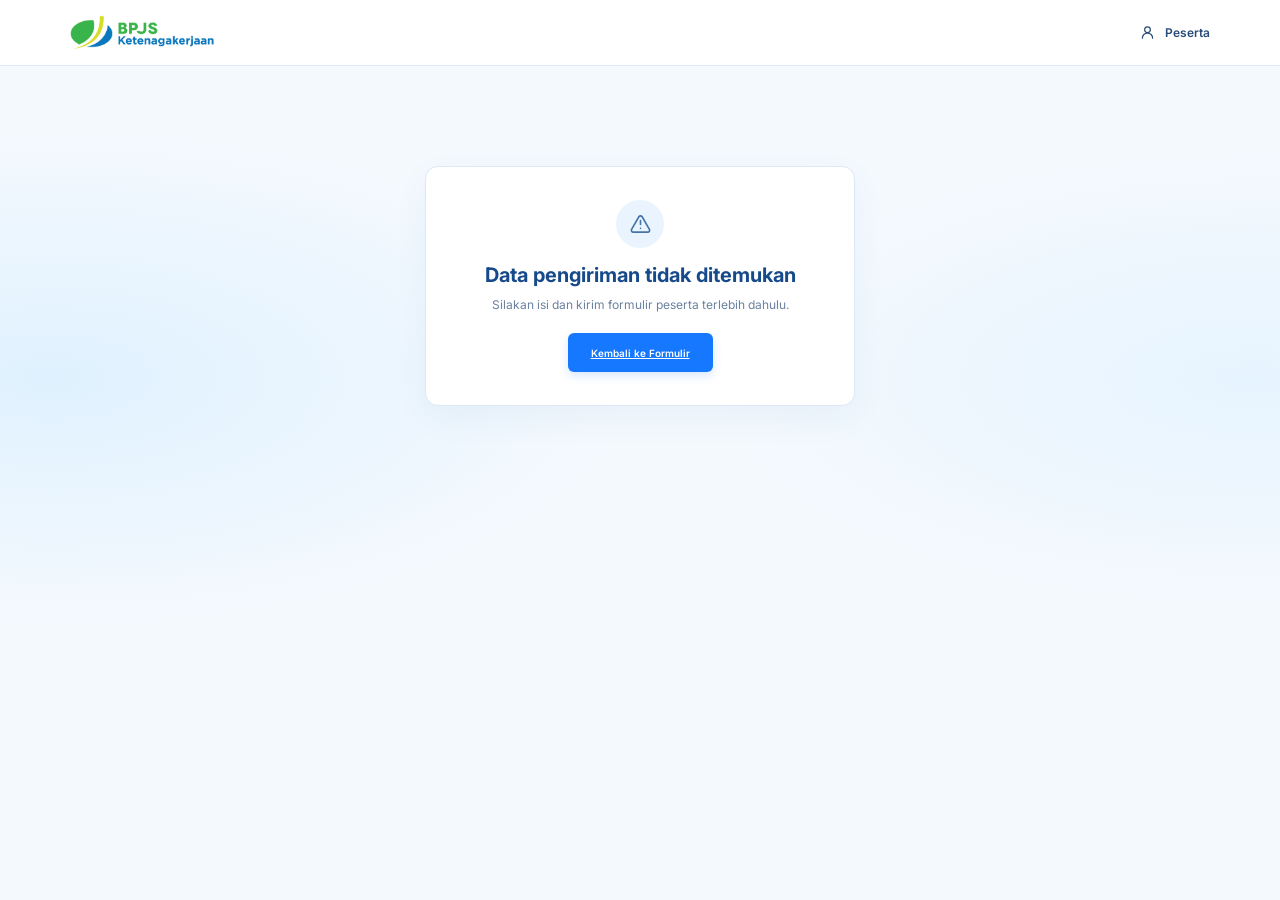
<file: peserta/peserta-berhasil.html>
<!doctype html>
<html lang="id">
  <head>
    <meta charset="utf-8">
    <meta name="viewport" content="width=device-width, initial-scale=1">
    <meta name="theme-color" content="#f4f9fe">
    <title>Data Terkirim | Sistem Daftar Hadir Sosialisasi</title>
    <link rel="preconnect" href="https://fonts.googleapis.com">
    <link rel="preconnect" href="https://fonts.gstatic.com" crossorigin>
    <link href="https://fonts.googleapis.com/css2?family=Inter:wght@400;500;600;700&display=swap" rel="stylesheet">
    <link rel="stylesheet" href="peserta.css">
    <script src="peserta-berhasil.js" defer></script>
  </head>
  <body>
    <header class="participant-header">
      <a class="participant-brand" href="peserta.html" aria-label="BPJS Ketenagakerjaan">
        <img src="../New Logo BPJS Ketenagakerjaan.png" alt="BPJS Ketenagakerjaan">
      </a>
      <div class="participant-account" aria-label="Anda masuk sebagai Peserta">
        <svg viewBox="0 0 24 24" fill="none" aria-hidden="true"><path d="M12 12a4 4 0 1 0 0-8 4 4 0 0 0 0 8ZM4.75 20a7.25 7.25 0 0 1 14.5 0" stroke="currentColor" stroke-width="1.7" stroke-linecap="round"/></svg>
        <span>Peserta</span>
      </div>
    </header>
    <main class="participant-main">
      <section class="participant-success" id="participant-success" hidden>
        <span class="participant-success-mark" aria-hidden="true">
          <svg viewBox="0 0 24 24" fill="none"><path d="m5 12.5 4.5 4.5L19.5 7" stroke="currentColor" stroke-width="2" stroke-linecap="round" stroke-linejoin="round"/></svg>
        </span>
        <h1>Data Berhasil Dikirim!</h1>
        <p>Data peserta Anda telah tersimpan. Terima kasih telah berpartisipasi dalam kegiatan sosialisasi.</p>
        <div class="participant-success-detail">
          <strong id="success-event-name">Kegiatan Sosialisasi</strong>
          <span id="success-submission-time"></span>
        </div>
        <a class="button button-primary" href="peserta.html">Kembali ke Formulir</a>
      </section>
      <section class="unavailable-state" id="submission-unavailable" role="status" hidden>
        <span class="unavailable-icon" aria-hidden="true">
          <svg viewBox="0 0 24 24" fill="none"><path d="M12 8v4m0 4h.01M10.3 3.9 2.7 17.1A2 2 0 0 0 4.4 20h15.2a2 2 0 0 0 1.7-2.9L13.7 3.9a2 2 0 0 0-3.4 0Z" stroke="currentColor" stroke-width="1.7" stroke-linecap="round" stroke-linejoin="round"/></svg>
        </span>
        <h1>Data pengiriman tidak ditemukan</h1>
        <p>Silakan isi dan kirim formulir peserta terlebih dahulu.</p>
        <a class="button button-primary" href="peserta.html">Kembali ke Formulir</a>
      </section>
    </main>
  </body>
</html>
</file>
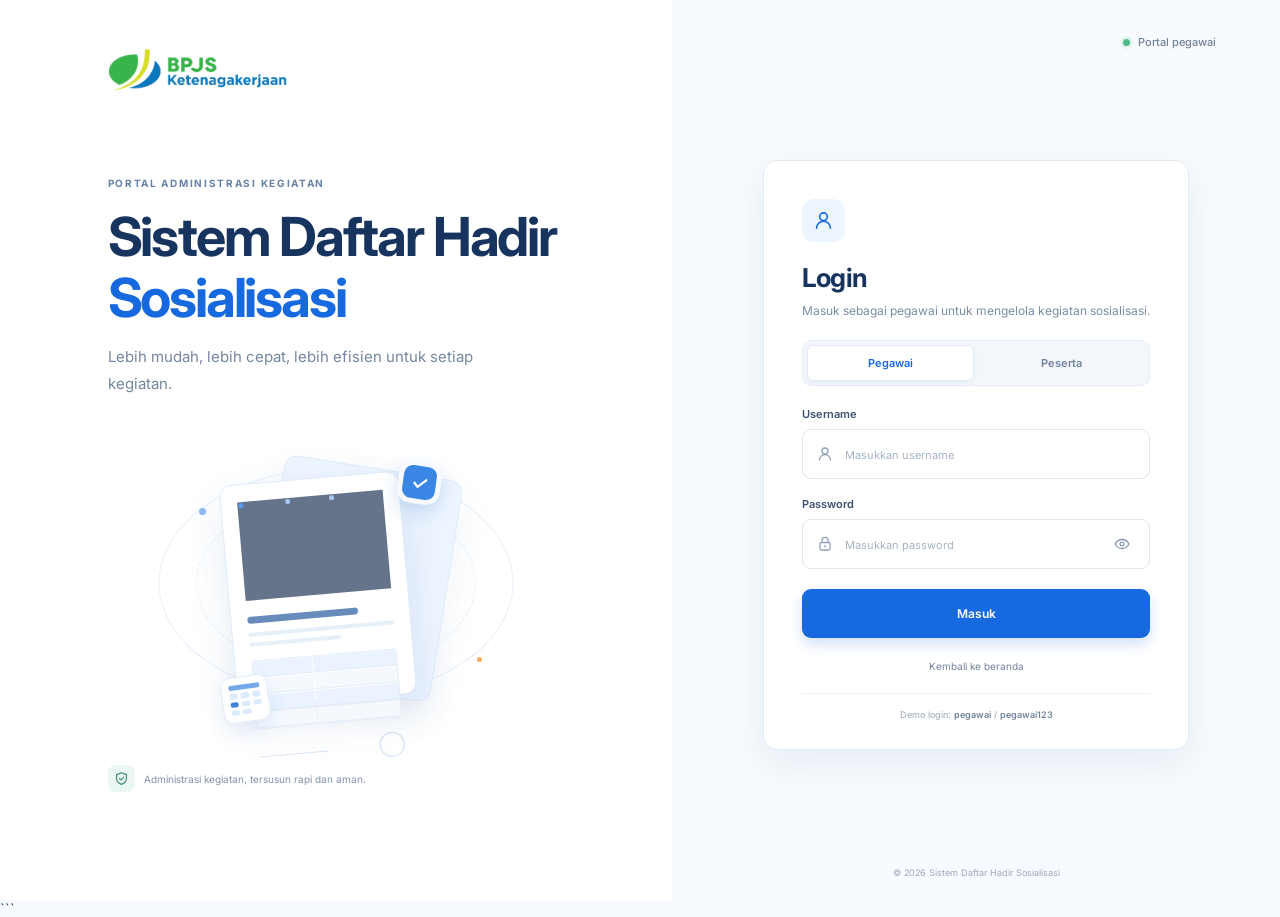
<file: peserta/peserta.html>
<!doctype html>
<html lang="id">
  <head>
    <meta charset="utf-8">
    <meta name="viewport" content="width=device-width, initial-scale=1">
    <meta name="theme-color" content="#f4f9fe">
    <title>Form Peserta | Sistem Daftar Hadir Sosialisasi</title>
    <link rel="preconnect" href="https://fonts.googleapis.com">
    <link rel="preconnect" href="https://fonts.gstatic.com" crossorigin>
    <link href="https://fonts.googleapis.com/css2?family=Inter:wght@400;500;600;700&display=swap" rel="stylesheet">
    <link rel="stylesheet" href="peserta.css">
    <script src="peserta.js" defer></script>
  </head>
  <body>
    <header class="participant-header">
      <a class="participant-brand" href="peserta.html" aria-label="BPJS Ketenagakerjaan">
        <img src="../New Logo BPJS Ketenagakerjaan.png" alt="BPJS Ketenagakerjaan">
      </a>
      <div class="participant-account" aria-label="Anda masuk sebagai Peserta">
        <svg viewBox="0 0 24 24" fill="none" aria-hidden="true"><path d="M12 12a4 4 0 1 0 0-8 4 4 0 0 0 0 8ZM4.75 20a7.25 7.25 0 0 1 14.5 0" stroke="currentColor" stroke-width="1.7" stroke-linecap="round"/></svg>
        <span>Peserta</span>
        <svg class="account-chevron" viewBox="0 0 24 24" fill="none" aria-hidden="true"><path d="m7 10 5 5 5-5" stroke="currentColor" stroke-width="1.7" stroke-linecap="round" stroke-linejoin="round"/></svg>
      </div>
    </header>

    <main class="participant-main">
      <div class="unavailable-state" id="unavailable-state" role="status" hidden>
        <span class="unavailable-icon" aria-hidden="true">
          <svg viewBox="0 0 24 24" fill="none"><path d="M12 8v4m0 4h.01M10.3 3.9 2.7 17.1A2 2 0 0 0 4.4 20h15.2a2 2 0 0 0 1.7-2.9L13.7 3.9a2 2 0 0 0-3.4 0Z" stroke="currentColor" stroke-width="1.7" stroke-linecap="round" stroke-linejoin="round"/></svg>
        </span>
        <h1>Kegiatan tidak tersedia</h1>
        <p>Data kegiatan belum tersedia atau sudah tidak dapat diakses.</p>
        <button class="button button-outline" id="unavailable-back" type="button">Kembali</button>
      </div>

      <div id="participant-content" hidden>
        <section class="welcome-section" aria-labelledby="welcome-title">
          <div class="welcome-message">
            <svg class="welcome-illustration" viewBox="0 0 120 112" fill="none" role="img" aria-label="Ilustrasi clipboard daftar periksa">
              <path d="M18 78c-10-12-5-31 7-39 5-3 9-9 10-16 2-10 14-16 24-11 8 4 14 3 21-1 13-8 29 1 29 16 0 7 3 12 8 17 11 11 8 29-4 37-7 5-11 11-12 19H32c-1-9-6-16-14-22Z" fill="#DCEEFF"/>
              <path d="M35 23a6 6 0 0 1 4-6l10-3a6 6 0 0 1 7 4l3 9-20 6-4-10Z" fill="#A9D1FF"/>
              <path d="m43 24 30-8a5 5 0 0 1 6 4l17 65a5 5 0 0 1-4 6l-39 10a5 5 0 0 1-6-4L39 30a5 5 0 0 1 4-6Z" fill="#1677FF"/>
              <path d="m47 30 28-7 15 59-28 7-15-59Z" fill="white"/>
              <path d="m52 40 5-1m-3 12 5-1m-3 12 5-1m-3 12 5-1" stroke="#9BB6D5" stroke-width="2" stroke-linecap="round"/>
              <path d="m61 40 16-4m-13 16 16-4m-13 16 16-4m-13 16 16-4" stroke="#C3D5EA" stroke-width="2" stroke-linecap="round"/>
              <path d="m61 51 2 2 4-5m-1 17 2 2 4-5" stroke="#21A77A" stroke-width="2" stroke-linecap="round" stroke-linejoin="round"/>
              <path d="M29 83 22 78m74-45 7-5M27 52l-8-2m80 53 7 2" stroke="#A8D1FA" stroke-width="3" stroke-linecap="round"/>
              <circle cx="26" cy="34" r="3" fill="#68B4FF"/><circle cx="99" cy="22" r="3" fill="#68B4FF"/><circle cx="103" cy="76" r="2" fill="#68B4FF"/>
            </svg>
            <div>
              <h1 id="welcome-title">Selamat Datang!</h1>
              <p>Silakan lengkapi data diri Anda untuk mengikuti kegiatan sosialisasi.</p>
            </div>
          </div>
          <section class="event-card" aria-labelledby="event-title">
            <div class="event-card-heading">
              <span class="event-main-icon" aria-hidden="true"><svg viewBox="0 0 24 24" fill="none"><rect x="3.5" y="5" width="17" height="16" rx="2.5" stroke="currentColor" stroke-width="1.7"/><path d="M7.5 3v4m9-4v4M3.5 9h17M8 13h3m-3 4h3m3-4h2" stroke="currentColor" stroke-width="1.7" stroke-linecap="round"/></svg></span>
              <h2 id="event-title">Informasi Kegiatan</h2>
            </div>
            <dl class="event-details" id="event-details"></dl>
          </section>
        </section>

        <form class="participant-card" id="participant-form" novalidate>
          <section class="form-section participant-data-section" aria-labelledby="data-title">
            <div class="section-heading">
              <span class="section-icon user-icon" aria-hidden="true"><svg viewBox="0 0 24 24" fill="none"><path d="M12 12a4 4 0 1 0 0-8 4 4 0 0 0 0 8ZM4.75 20a7.25 7.25 0 0 1 14.5 0" stroke="currentColor" stroke-width="1.8" stroke-linecap="round"/></svg></span>
              <div><h2 id="data-title">Data Peserta</h2><p>Masukkan data diri Anda dengan benar.</p></div>
            </div>
            <div class="participant-fields" id="participant-fields"></div>
            <div class="allowance-fixed-amount" id="allowance-fixed-amount" hidden></div>
          </section>

          <section class="form-section signature-section" aria-labelledby="signature-title">
            <div class="section-heading">
              <span class="section-icon pen-icon" aria-hidden="true"><svg viewBox="0 0 24 24" fill="none"><path d="m14.5 5.5 4 4m-13.8 9.8 4.2-.8L20 7.4a2.83 2.83 0 0 0-4-4L4.9 15.2l-.8 4.1ZM4 21h16" stroke="currentColor" stroke-width="1.7" stroke-linecap="round" stroke-linejoin="round"/></svg></span>
              <div><h2 id="signature-title">Tanda Tangan</h2><p>Lakukan tanda tangan sesuai daftar yang akan digunakan.</p></div>
            </div>
            <div class="signature-grid" id="signature-grid"></div>
          </section>

          <section class="form-section ktp-section" aria-labelledby="ktp-title">
            <div class="section-heading">
              <span class="section-icon upload-icon" aria-hidden="true"><svg viewBox="0 0 24 24" fill="none"><path d="M12 16V4m0 0L7.5 8.5M12 4l4.5 4.5M5 14v5a1 1 0 0 0 1 1h12a1 1 0 0 0 1-1v-5" stroke="currentColor" stroke-width="1.8" stroke-linecap="round" stroke-linejoin="round"/></svg></span>
              <div><h2 id="ktp-title">Upload Foto KTP <span class="optional-mark">(Opsional)</span></h2><p>Pastikan foto KTP terlihat jelas dan tidak buram.</p></div>
            </div>
            <input class="visually-hidden" id="ktp-file" type="file" accept=".jpg,.jpeg,.png,image/jpeg,image/png">
            <div class="upload-area" id="upload-area" role="button" tabindex="0" aria-label="Pilih atau seret file foto KTP">
              <div class="upload-prompt" id="upload-prompt">
                <svg viewBox="0 0 24 24" fill="none" aria-hidden="true"><rect x="3.5" y="4" width="17" height="16" rx="2" stroke="currentColor" stroke-width="1.7"/><circle cx="9" cy="9" r="1.5" stroke="currentColor" stroke-width="1.5"/><path d="m5 18 5-5 3 3 2-2 4 4" stroke="currentColor" stroke-width="1.7" stroke-linecap="round" stroke-linejoin="round"/></svg>
                <strong>Klik untuk mengunggah foto KTP</strong>
                <span>atau seret file ke sini</span>
                <small>Format: JPG, PNG <span>·</span> Maks. 2MB</small>
              </div>
              <div class="upload-preview" id="upload-preview" hidden>
                <img id="ktp-preview-image" alt="Pratinjau foto KTP">
                <div class="upload-file-info"><strong id="ktp-file-name"></strong><span id="ktp-file-size"></span></div>
                <button class="remove-file-button" id="remove-ktp" type="button">Hapus file</button>
              </div>
            </div>
            <p class="inline-error upload-error" id="ktp-error" role="alert" hidden></p>
          </section>

          <p class="form-message" id="form-message" role="alert" aria-live="polite" hidden></p>
          <div class="form-actions">
            <button class="button button-outline" id="back-button" type="button"><span aria-hidden="true">←</span> Kembali</button>
            <button class="button button-primary" id="submit-button" type="submit">
              <svg viewBox="0 0 24 24" fill="none" aria-hidden="true"><path d="m21 3-7.2 18-3.9-7.9L2 9.2 21 3Zm0 0L9.9 13.1" stroke="currentColor" stroke-width="1.7" stroke-linecap="round" stroke-linejoin="round"/></svg>
              <span>Kirim Data</span>
            </button>
          </div>
        </form>
        <footer class="participant-footer">© 2026 Sistem Daftar Hadir Sosialisasi</footer>
      </div>
    </main>
  </body>
</html>
</file>
<file: styles.css>
:root {
  color-scheme: light;
  --blue: #1769e0;
  --blue-dark: #115ac6;
  --navy: #17345f;
  --text: #344663;
  --muted: #7a8ba5;
  --line: #e7edf5;
  --surface: #ffffff;
  --background: #f7fafe;
  --shadow: 0 12px 35px rgba(28, 65, 119, 0.055);
  font-family: "Inter", "Segoe UI", sans-serif;
}

* { box-sizing: border-box; }

body {
  min-width: 320px;
  margin: 0;
  background: var(--background);
  color: var(--text);
  font-size: 14px;
  -webkit-font-smoothing: antialiased;
}

button, input { font: inherit; }
button { cursor: pointer; }

.app-shell { min-height: 100vh; }

.topbar {
  height: 76px;
  padding: 0 5.2%;
  display: flex;
  align-items: center;
  justify-content: space-between;
  background: rgba(255, 255, 255, 0.94);
  border-bottom: 1px solid var(--line);
}

.brand { display: inline-flex; align-items: center; gap: 12px; color: inherit; text-decoration: none; }
.brand-mark {
  display: grid;
  width: 42px;
  height: 42px;
  place-items: center;
  color: white;
  background: #1769e0;
  border-radius: 12px;
  box-shadow: 0 5px 12px rgba(23, 105, 224, .2);
}
.brand-mark svg { width: 23px; height: 23px; }
.brand-copy { display: grid; gap: 4px; }
.brand-copy strong { color: var(--navy); font-size: 14px; letter-spacing: -.2px; }
.brand-copy span { color: var(--muted); font-size: 11px; }
.header-account { display: flex; align-items: center; gap: 13px; }
.account-label { color: #647893; font-size: 12px; font-weight: 500; }
.avatar {
  display: grid;
  width: 35px;
  height: 35px;
  place-items: center;
  color: var(--blue);
  background: #edf5ff;
  border: 1px solid #dbeaff;
  border-radius: 50%;
  font-size: 13px;
  font-weight: 700;
}

.eyebrow { color: #7e90aa; font-size: 10px; font-weight: 700; letter-spacing: 1.15px; }

.panel-card { padding: clamp(21px, 3vw, 31px); background: var(--surface); border: 1px solid var(--line); border-radius: 14px; box-shadow: var(--shadow); }
.wizard-panel[hidden] { display: none; }
.wizard-panel.is-visible { animation: appear .22s ease-out; }
@keyframes appear { from { opacity: .65; transform: translateY(4px); } to { opacity: 1; transform: translateY(0); } }
.section-title { display: flex; align-items: center; gap: 13px; margin-bottom: 26px; }
.section-title h2 { margin: 0 0 5px; color: var(--navy); font-size: 16px; letter-spacing: -.3px; }
.section-title p { margin: 0; color: var(--muted); font-size: 11px; line-height: 1.5; }
.section-icon { display: grid; width: 42px; height: 42px; flex: 0 0 42px; place-items: center; color: var(--blue); background: #eff6ff; border-radius: 11px; }
.section-icon svg { width: 22px; height: 22px; }
.form-grid { display: grid; grid-template-columns: repeat(2, minmax(0, 1fr)); gap: 18px 16px; }
.field { display: grid; align-content: start; gap: 8px; color: #445873; font-size: 11px; font-weight: 600; }
.field-full { grid-column: 1 / -1; }
.required { color: #e35c66; }
.optional { color: #94a2b4; font-weight: 400; }
.field input {
  width: 100%;
  height: 43px;
  padding: 0 12px;
  color: var(--navy);
  background: #fff;
  border: 1px solid #dfe7f0;
  border-radius: 8px;
  outline: none;
  transition: border-color .15s ease, box-shadow .15s ease;
}
.field input::placeholder { color: #a3afbf; font-size: 11px; font-weight: 400; }
.field input:focus { border-color: #72a9f4; box-shadow: 0 0 0 3px rgba(23, 105, 224, .1); }
.form-foot { display: flex; align-items: center; justify-content: space-between; gap: 18px; margin-top: 5px; padding-top: 19px; border-top: 1px solid #edf1f6; }
.helper-text { margin: 0; color: #8998ac; font-size: 10px; line-height: 1.5; }
.button { display: inline-flex; min-height: 42px; align-items: center; justify-content: center; gap: 10px; padding: 0 17px; border: 1px solid transparent; border-radius: 8px; font-size: 11px; font-weight: 600; transition: background .15s ease, border-color .15s ease, transform .15s ease; }
.button:active { transform: translateY(1px); }
.button-primary { color: white; background: var(--blue); box-shadow: 0 4px 10px rgba(23, 105, 224, .16); }
.button-primary:hover { background: var(--blue-dark); }
.button-quiet { padding-left: 3px; color: #72839b; background: transparent; }
.button-quiet:hover { color: var(--navy); }
.button-secondary { color: #405773; background: white; border-color: #dfe7f0; }
.button-secondary:hover { background: #f8fafd; }
.panel-footer { display: flex; align-items: center; justify-content: space-between; gap: 12px; margin-top: 27px; padding-top: 18px; border-top: 1px solid #edf1f6; }

.list-options { display: grid; gap: 11px; }
.list-option { position: relative; display: flex; min-height: 75px; align-items: center; gap: 14px; padding: 12px 15px; border: 1px solid #e3eaf3; border-radius: 10px; cursor: pointer; transition: border-color .15s ease, background .15s ease, box-shadow .15s ease; }
.list-option:hover { border-color: #b9d3f7; }
.list-option:has(input:checked) { background: #f7faff; border-color: #8db9f2; box-shadow: 0 0 0 2px rgba(23, 105, 224, .045); }
.list-option input { position: absolute; width: 1px; height: 1px; opacity: 0; }
.custom-check { display: grid; width: 17px; height: 17px; flex: 0 0 17px; place-items: center; border: 1px solid #cad5e3; border-radius: 5px; background: #fff; }
.list-option input:checked + .custom-check { border-color: var(--blue); background: var(--blue); }
.list-option input:checked + .custom-check::after { width: 8px; height: 4px; border-bottom: 1.7px solid white; border-left: 1.7px solid white; content: ""; transform: translateY(-1px) rotate(-45deg); }
.list-option input:focus-visible + .custom-check { outline: 3px solid rgba(23, 105, 224, .2); }
.list-option-icon { display: grid; width: 39px; height: 39px; flex: 0 0 39px; place-items: center; border-radius: 10px; }
.list-option-icon svg { width: 21px; height: 21px; }
.list-option-icon.blue { color: #2775df; background: #eaf3ff; }
.list-option-icon.violet { color: #8164d6; background: #f1edff; }
.list-option-icon.green { color: #30896e; background: #eaf7f2; }
.option-copy { display: grid; flex: 1; gap: 5px; }
.option-copy strong { color: var(--navy); font-size: 12px; }
.option-copy span { color: var(--muted); font-size: 10px; }
.option-arrow { color: #a7b4c4; font-size: 23px; font-weight: 300; }

.column-groups { display: grid; gap: 15px; }
.column-group { padding: 17px; background: #fbfcfe; border: 1px solid #e7edf5; border-radius: 10px; }
.column-group-heading { display: flex; align-items: center; justify-content: space-between; gap: 12px; margin-bottom: 13px; }
.column-group-heading h3 { margin: 0; color: var(--navy); font-size: 12px; }
.column-count { color: #8797ac; font-size: 10px; }
.column-chips { display: flex; flex-wrap: wrap; gap: 7px; }
.column-chip { display: inline-flex; min-height: 28px; align-items: center; gap: 7px; padding: 0 9px; color: #51647f; background: #fff; border: 1px solid #e3eaf3; border-radius: 6px; font-size: 10px; }
.column-chip.is-default::before { width: 5px; height: 5px; background: #7ca9e3; border-radius: 50%; content: ""; }
.remove-column { display: grid; width: 17px; height: 17px; padding: 0; place-items: center; color: #98a6b8; background: transparent; border: 0; border-radius: 4px; font-size: 16px; line-height: 1; }
.remove-column:hover { color: #d34e59; background: #fff0f1; }
.add-column-row { display: flex; gap: 8px; margin-top: 13px; }
.add-column-row input { width: min(100%, 260px); height: 34px; padding: 0 10px; color: var(--navy); background: #fff; border: 1px solid #dfe7f0; border-radius: 7px; outline: none; font-size: 10px; }
.add-column-row input:focus { border-color: #72a9f4; }
.add-column-button { display: inline-flex; align-items: center; gap: 5px; padding: 0 8px; color: var(--blue); background: transparent; border: 0; font-size: 10px; font-weight: 600; }
.add-column-button:hover { color: var(--blue-dark); }
.default-label { color: #95a3b5; font-size: 9px; }

.review-content { display: grid; gap: 13px; }
.review-block { padding: 16px; background: #fbfcfe; border: 1px solid #e8edf4; border-radius: 9px; }
.review-block h3 { margin: 0 0 12px; color: #8292a8; font-size: 9px; letter-spacing: .8px; text-transform: uppercase; }
.review-detail-grid { display: grid; grid-template-columns: repeat(2, minmax(0, 1fr)); gap: 14px; }
.review-detail label { display: block; margin-bottom: 5px; color: #8998ac; font-size: 9px; }
.review-detail strong { display: block; overflow-wrap: anywhere; color: var(--navy); font-size: 11px; font-weight: 600; }
.review-lists { display: flex; flex-wrap: wrap; gap: 7px; }
.review-list-tag { padding: 6px 9px; color: #2767bd; background: #edf5ff; border-radius: 6px; font-size: 10px; font-weight: 600; }
.review-columns { display: grid; gap: 9px; }
.review-column-line { color: #60728b; font-size: 10px; line-height: 1.6; }
.review-column-line strong { color: var(--navy); }

.success-card { display: flex; flex-direction: column; align-items: center; padding-top: 42px; padding-bottom: 40px; text-align: center; }
.success-mark { display: grid; width: 60px; height: 60px; margin-bottom: 19px; place-items: center; color: #258c68; background: #eaf8f2; border: 1px solid #d6f0e4; border-radius: 50%; }
.success-mark svg { width: 29px; height: 29px; }
.success-card h2 { margin: 9px 0 7px; color: var(--navy); font-size: 22px; letter-spacing: -.6px; }
.success-card > p { max-width: 360px; margin: 0; color: var(--muted); font-size: 11px; line-height: 1.7; }
.success-summary { width: min(100%, 420px); margin: 23px 0; padding: 15px 17px; color: #50637d; background: #f8fafd; border: 1px solid #e8edf4; border-radius: 9px; text-align: left; }
.success-summary strong { display: block; margin-bottom: 6px; color: var(--navy); font-size: 12px; }
.success-summary span { font-size: 10px; line-height: 1.6; }
.success-actions { display: flex; flex-wrap: wrap; justify-content: center; gap: 10px; }
.content-footer { display: flex; justify-content: space-between; gap: 10px; margin-top: 23px; color: #99a6b7; font-size: 9px; }
.form-error { margin: 0 0 14px; padding: 10px 12px; color: #a23b46; background: #fff2f2; border: 1px solid #f6d8da; border-radius: 8px; font-size: 11px; line-height: 1.5; }

@media (max-width: 680px) {
  .topbar { height: 66px; padding: 0 20px; }
  .brand-mark { width: 37px; height: 37px; border-radius: 10px; }
  .brand-copy span { font-size: 10px; }
  .account-label { display: none; }
  .content-heading { align-items: flex-start; margin-bottom: 16px; }
  .content-heading h1 { font-size: 23px; }
  .content-heading p { max-width: 440px; font-size: 11px; }
  .draft-status { display: none; }
  .panel-card { padding: 20px 17px; border-radius: 12px; }
  .section-title { gap: 10px; margin-bottom: 22px; }
  .section-icon { width: 37px; height: 37px; flex-basis: 37px; }
  .section-title h2 { font-size: 14px; }
  .section-title p { font-size: 10px; }
  .form-foot { align-items: stretch; flex-direction: column; }
  .form-foot .button { width: 100%; }
  .content-footer { flex-direction: column; gap: 5px; }
}

@media (max-width: 440px) {
  .form-grid { grid-template-columns: 1fr; gap: 15px; }
  .field-full { grid-column: auto; }
  .list-option { gap: 9px; padding: 10px; }
  .list-option-icon { width: 34px; height: 34px; flex-basis: 34px; }
  .option-copy span { font-size: 9px; }
  .panel-footer { margin-top: 21px; }
  .button { min-height: 40px; padding: 0 12px; font-size: 10px; }
  .add-column-row { align-items: flex-start; flex-direction: column; }
  .add-column-row input { width: 100%; }
  .add-column-button { min-height: 28px; padding-left: 0; }
  .review-detail-grid { grid-template-columns: 1fr; gap: 12px; }
  .success-actions { width: 100%; flex-direction: column; }
  .success-actions .button { width: 100%; }
}

/* Employee login and list-selection screens */
.login-page {
  min-height: 100vh;
  background: #f7fafe;
}

.login-layout {
  display: grid;
  grid-template-columns: minmax(0, 1.05fr) minmax(440px, .95fr);
  min-height: 100vh;
}

.login-intro {
  position: relative;
  display: flex;
  min-height: 100vh;
  flex-direction: column;
  overflow: hidden;
  padding: 48px clamp(38px, 8.4vw, 132px) 30px;
  background: #fff;
}

.bpjs-brand { display: inline-flex; width: fit-content; align-items: center; text-decoration: none; }
.bpjs-logo { display: block; width: 190px; height: auto; }
.intro-copy { position: relative; z-index: 1; max-width: 530px; margin-top: clamp(52px, 9vh, 100px); }
.intro-kicker { color: #6682a6; font-size: 10px; font-weight: 700; letter-spacing: 1.7px; }
.intro-copy h1 { margin: 16px 0 15px; color: #17345f; font-size: clamp(36px, 4.2vw, 55px); font-weight: 700; letter-spacing: -2.2px; line-height: 1.14; }
.intro-copy h1 span { display: block; color: #1769e0; }
.intro-copy p { max-width: 390px; margin: 0; color: #7486a0; font-size: 15px; line-height: 1.8; }

.document-art { position: relative; width: min(100%, 485px); height: 295px; flex: 1 1 auto; min-height: 220px; max-height: 340px; margin: 16px auto 12px; }
.art-orbit { position: absolute; top: 50%; left: 50%; border: 1px solid rgba(105, 160, 228, .16); border-radius: 50%; transform: translate(-50%, -50%); }
.orbit-one { width: 355px; height: 230px; }
.orbit-two { width: 280px; height: 180px; border-style: dashed; border-color: rgba(105, 160, 228, .19); }
.art-sheet { position: absolute; top: 50%; left: 50%; width: 180px; height: 224px; border: 1px solid #dfebf9; border-radius: 13px; transform: translate(-50%, -48%) rotate(0deg); }
.sheet-back { background: #edf5ff; box-shadow: 0 15px 36px rgba(40, 91, 155, .08); transform: translate(-38%, -52%) rotate(9deg); }
.sheet-front { padding: 17px 16px; background: #fff; box-shadow: 0 18px 40px rgba(40, 91, 155, .12); transform: translate(-60%, -47%) rotate(-5deg); }
.sheet-top { display: flex; gap: 4px; margin-bottom: 16px; }
.sheet-top span { width: 5px; height: 5px; background: #a8c8f2; border-radius: 50%; }
.sheet-top span:first-child { background: #5a9cf0; }
.sheet-title-line { width: 76%; height: 7px; margin-bottom: 9px; background: #416eaa; border-radius: 4px; opacity: .8; }
.sheet-line { width: 100%; height: 4px; margin-bottom: 6px; background: #e6eef8; border-radius: 3px; }
.sheet-line.short { width: 63%; }
.sheet-table { display: grid; grid-template-columns: 1fr 1.4fr; gap: 1px; margin-top: 14px; overflow: hidden; border: 1px solid #e4edf7; border-radius: 4px; }
.sheet-table span { height: 16px; background: #f5f9fe; border-bottom: 1px solid #e4edf7; }
.sheet-table span:nth-child(4n + 1), .sheet-table span:nth-child(4n + 2) { background: #eaf3ff; }
.sheet-signature { display: flex; justify-content: space-between; margin-top: 14px; }
.sheet-signature span:first-child { width: 47%; height: 1px; margin-top: 13px; background: #d8e4f2; }
.sheet-signature span:last-child { width: 25px; height: 25px; border: 1px solid #c8dcf5; border-radius: 50%; }
.art-check { position: absolute; top: 48px; right: 27%; display: grid; width: 43px; height: 43px; place-items: center; color: #fff; background: #3986e5; border: 5px solid #f6faff; border-radius: 14px; box-shadow: 0 8px 18px rgba(45, 112, 194, .2); transform: rotate(8deg); }
.art-check svg { width: 22px; height: 22px; }
.art-calendar { position: absolute; bottom: 31px; left: 25%; display: grid; width: 47px; height: 46px; grid-template-columns: repeat(3, 1fr); gap: 3px; padding: 7px; background: #fff; border: 1px solid #e3edf8; border-radius: 9px; box-shadow: 0 8px 18px rgba(45, 112, 194, .1); transform: rotate(-8deg); }
.art-calendar span { background: #dceaff; border-radius: 2px; }
.art-calendar .calendar-head { grid-column: 1 / -1; background: #76a9e9; }
.art-calendar span:nth-child(5) { background: #4186dc; }
.art-spark { position: absolute; width: 7px; height: 7px; background: #8ebaf0; border-radius: 50%; }
.spark-one { top: 28%; left: 20%; }
.spark-two { right: 18%; bottom: 27%; width: 5px; height: 5px; background: #f4ad62; }
.intro-footer { position: relative; z-index: 1; display: flex; align-items: center; gap: 9px; color: #8292a8; font-size: 10px; }
.intro-footer-mark { display: grid; width: 27px; height: 27px; place-items: center; color: #388c73; background: #eaf7f2; border-radius: 8px; }
.intro-footer-mark svg { width: 17px; height: 17px; }

.login-side { position: relative; display: grid; min-height: 100vh; place-items: center; padding: 70px 44px 60px; background: #f7fafe; }
.login-top-note { position: absolute; top: 35px; right: clamp(25px, 5vw, 76px); display: inline-flex; align-items: center; gap: 8px; color: #71839a; font-size: 11px; font-weight: 500; }
.login-top-dot { width: 7px; height: 7px; background: #50b887; border-radius: 50%; box-shadow: 0 0 0 3px #e4f5ed; }
.login-card { width: min(100%, 426px); padding: 38px 38px 29px; background: rgba(255,255,255,.98); border: 1px solid #e6edf6; border-radius: 16px; box-shadow: 0 20px 55px rgba(31, 67, 119, .09); }
.login-card-heading { margin-bottom: 27px; }
.login-card-icon { display: grid; width: 43px; height: 43px; margin-bottom: 20px; place-items: center; color: #1769e0; background: #edf5ff; border-radius: 12px; }
.login-card-icon svg { width: 23px; height: 23px; }
.login-card-heading h2 { margin: 0 0 8px; color: #17345f; font-size: 26px; letter-spacing: -.8px; }
.login-card-heading p { margin: 0; color: #7b8ca3; font-size: 12px; line-height: 1.7; }
.login-role-switch { display: grid; grid-template-columns: repeat(2, 1fr); gap: 4px; margin: -8px 0 21px; padding: 4px; background: #f3f7fc; border: 1px solid #e7edf5; border-radius: 9px; }
.login-role-option { min-height: 36px; color: #71839a; background: transparent; border: 1px solid transparent; border-radius: 6px; font-size: 11px; font-weight: 600; transition: color .15s ease, background .15s ease, box-shadow .15s ease; }
.login-role-option:hover { color: #1769e0; }
.login-role-option.is-selected { color: #1769e0; background: #fff; border-color: #e2eaf4; box-shadow: 0 2px 5px rgba(28, 65, 119, .05); }
.login-role-option:focus-visible { outline: 2px solid rgba(23, 105, 224, .35); outline-offset: 1px; }
#login-form { display: grid; gap: 18px; }
.login-field { display: grid; gap: 8px; color: #3e526f; font-size: 11px; font-weight: 600; }
.login-input-wrap { position: relative; display: flex; height: 50px; align-items: center; gap: 11px; padding: 0 13px; background: #fff; border: 1px solid #dfe7f0; border-radius: 9px; transition: border-color .15s ease, box-shadow .15s ease; }
.login-input-wrap:focus-within { border-color: #73a8ef; box-shadow: 0 0 0 3px rgba(23, 105, 224, .11); }
.login-input-wrap > svg { width: 18px; height: 18px; flex: 0 0 18px; color: #91a1b6; }
.login-input-wrap input { width: 100%; min-width: 0; height: 100%; padding: 0; color: #17345f; background: transparent; border: 0; outline: none; font-size: 12px; }
.login-input-wrap input::placeholder { color: #a6b2c1; font-size: 11px; font-weight: 400; }
.login-input-wrap:has(input[aria-invalid="true"]) { border-color: #db7e86; }
.password-toggle { display: grid; width: 29px; height: 30px; flex: 0 0 29px; padding: 0; place-items: center; color: #8798ae; background: transparent; border: 0; border-radius: 5px; }
.password-toggle:hover { color: #1769e0; background: #f1f6fd; }
.password-toggle svg { width: 18px; height: 18px; }
.eye-closed { display: none; }
.password-toggle[aria-pressed="true"] .eye-open { display: none; }
.password-toggle[aria-pressed="true"] .eye-closed { display: block; }
.login-error { margin: -5px 0 -7px; padding: 10px 11px; color: #a33d48; background: #fff3f3; border: 1px solid #f6dfe0; border-radius: 7px; font-size: 10px; line-height: 1.5; }
.login-submit { display: flex; height: 49px; align-items: center; justify-content: center; gap: 10px; margin-top: 2px; color: #fff; background: #1769e0; border: 0; border-radius: 9px; box-shadow: 0 6px 14px rgba(23, 105, 224, .2); font-size: 12px; font-weight: 600; transition: background .16s ease, box-shadow .16s ease, transform .16s ease; }
.login-submit:hover { background: #115ac6; box-shadow: 0 8px 17px rgba(23, 105, 224, .25); }
.login-submit:active { transform: translateY(1px); }
.back-home { display: flex; width: fit-content; align-items: center; gap: 7px; margin: 22px auto 0; color: #71839a; font-size: 10px; text-decoration: none; }
.back-home:hover { color: #1769e0; }
.demo-hint { margin: 21px 0 0; padding-top: 15px; color: #99a6b6; border-top: 1px solid #edf1f6; font-size: 9px; text-align: center; }
.demo-hint strong { color: #70829a; font-weight: 600; }
.login-footer { position: absolute; right: 20px; bottom: 22px; left: 20px; color: #9ba8b8; font-size: 9px; text-align: center; }

.select-page { min-height: 100vh; background: #f7fafe; }
.select-topbar { display: flex; height: 72px; align-items: center; justify-content: space-between; padding: 0 max(5%, calc((100% - 1100px) / 2)); background: white; border-bottom: 1px solid #e7edf5; }
.select-logout { color: #71839a; font-size: 11px; text-decoration: none; }
.select-logout:hover { color: #1769e0; }
.select-main { width: min(100% - 40px, 720px); margin: 62px auto 0; }
.select-heading { margin-bottom: 25px; }
.select-heading h1 { margin: 8px 0; color: #17345f; font-size: clamp(23px, 4vw, 30px); letter-spacing: -.8px; }
.select-heading p { margin: 0; color: #7a8ba5; font-size: 12px; line-height: 1.7; }
.select-list-options { display: grid; gap: 11px; }
.select-list-card { position: relative; display: flex; min-height: 82px; align-items: center; gap: 14px; padding: 14px 16px; background: white; border: 1px solid #e3eaf3; border-radius: 11px; cursor: pointer; transition: border-color .15s ease, box-shadow .15s ease; }
.select-list-card:hover { border-color: #b9d3f7; }
.select-list-card:has(input:checked) { background: #f8fbff; border-color: #8db9f2; box-shadow: 0 0 0 2px rgba(23, 105, 224, .05); }
.select-list-card input { position: absolute; width: 1px; height: 1px; opacity: 0; }
.select-checkbox { display: grid; width: 17px; height: 17px; flex: 0 0 17px; place-items: center; background: white; border: 1px solid #cad5e3; border-radius: 5px; }
.select-list-card input:checked + .select-checkbox { background: #1769e0; border-color: #1769e0; }
.select-list-card input:checked + .select-checkbox::after { width: 8px; height: 4px; border-bottom: 1.7px solid white; border-left: 1.7px solid white; content: ""; transform: translateY(-1px) rotate(-45deg); }
.select-list-card input:focus-visible + .select-checkbox { outline: 3px solid rgba(23, 105, 224, .2); }
.select-list-icon { display: grid; width: 41px; height: 41px; flex: 0 0 41px; place-items: center; border-radius: 10px; }
.select-list-icon svg { width: 22px; height: 22px; }
.select-list-icon.blue { color: #2775df; background: #eaf3ff; }
.select-list-icon.violet { color: #8164d6; background: #f1edff; }
.select-list-icon.green { color: #30896e; background: #eaf7f2; }
.select-list-copy { display: grid; flex: 1; gap: 5px; }
.select-list-copy strong { color: #17345f; font-size: 12px; }
.select-list-copy span { color: #7a8ba5; font-size: 10px; }
.select-arrow { color: #a7b4c4; font-size: 24px; font-weight: 300; }
.select-actions { display: flex; align-items: center; justify-content: space-between; gap: 12px; margin-top: 24px; padding-top: 18px; border-top: 1px solid #e6edf5; }
.select-error { margin-bottom: 14px; padding: 10px 12px; color: #a23b46; background: #fff2f2; border: 1px solid #f6d8da; border-radius: 8px; font-size: 11px; }
.select-footer { margin-top: 45px; color: #99a6b7; font-size: 9px; text-align: center; }

@media (max-width: 850px) {
  .login-layout { grid-template-columns: minmax(0, .95fr) minmax(390px, 1.05fr); }
  .login-intro { padding-right: 38px; padding-left: 45px; }
  .intro-copy h1 { font-size: 40px; }
  .document-art { transform: scale(.9); transform-origin: center; }
}

@media (max-width: 680px) {
  .login-layout { display: flex; min-height: 100vh; flex-direction: column; }
  .login-intro { min-height: auto; padding: 22px 24px 0; background: transparent; }
  .bpjs-logo { width: 165px; }
  .intro-copy { margin-top: 33px; }
  .intro-kicker { font-size: 9px; }
  .intro-copy h1 { max-width: 470px; margin: 9px 0; font-size: clamp(27px, 7vw, 36px); letter-spacing: -1.3px; }
  .intro-copy h1 span { display: inline; }
  .intro-copy p { max-width: 410px; font-size: 12px; }
  .document-art { display: none; }
  .intro-footer { display: none; }
  .login-side { min-height: auto; flex: 1; align-content: start; padding: 30px 18px 65px; }
  .login-top-note { top: -30px; right: 24px; font-size: 10px; }
  .login-card { width: min(100%, 440px); padding: 27px 24px 23px; }
  .login-card-heading { margin-bottom: 22px; }
  .login-card-icon { width: 38px; height: 38px; margin-bottom: 14px; }
  .login-card-heading h2 { font-size: 23px; }
  .login-footer { bottom: 17px; }
  .select-topbar { height: 64px; padding: 0 17px; }
  .select-main { width: calc(100% - 34px); margin-top: 38px; }
}

@media (max-width: 380px) {
  .login-intro { padding-right: 18px; padding-left: 18px; }
  .login-side { padding-right: 12px; padding-left: 12px; }
  .login-card { padding-right: 19px; padding-left: 19px; }
  .select-list-card { gap: 9px; padding: 11px; }
  .select-list-icon { width: 35px; height: 35px; flex-basis: 35px; }
}

.list-choice-page { min-height: 100vh; background: #f8faff; }
.choice-header { display: flex; height: 75px; align-items: center; justify-content: space-between; padding: 0 max(5.5%, calc((100% - 1180px) / 2)); background: #fff; border-bottom: 1px solid #e7edf5; }
.choice-account { display: flex; align-items: center; gap: 9px; color: #526782; font-size: 11px; font-weight: 600; }
.employee-nav-link { display: inline-flex; align-items: center; min-height: 34px; padding: 0 10px; color: #526782; border-radius: 7px; font-size: 10px; font-weight: 600; text-decoration: none; white-space: nowrap; }
.employee-nav-link:hover, .employee-nav-link.is-active { color: #1769e0; background: #eff6ff; }
.employee-nav-short { display: none; }
.choice-avatar { display: grid; width: 34px; height: 34px; place-items: center; color: #1769e0; background: #eff6ff; border: 1px solid #dfebfa; border-radius: 50%; }
.choice-avatar svg { width: 19px; height: 19px; }
.choice-logout { margin-left: 13px; padding-left: 17px; color: #8190a4; border-left: 1px solid #e7edf5; font-size: 10px; font-weight: 400; text-decoration: none; }
.choice-logout:hover { color: #1769e0; }
.choice-main { width: min(calc(100% - 40px), 1000px); margin: 49px auto 0; }
.choice-heading { display: flex; flex-direction: column; align-items: center; text-align: center; }
.choice-heading-icon { display: grid; width: 48px; height: 48px; margin-bottom: 15px; place-items: center; color: #1769e0; background: #eaf3ff; border: 1px solid #dceaff; border-radius: 14px; }
.choice-heading-icon svg { width: 25px; height: 25px; }
.choice-heading .eyebrow { font-size: 9px; }
.choice-heading h1 { margin: 8px 0 7px; color: #17345f; font-size: clamp(23px, 3vw, 29px); letter-spacing: -.8px; }
.choice-heading p { margin: 0; color: #7a8ba5; font-size: 12px; line-height: 1.7; }
.choice-cards { display: grid; grid-template-columns: repeat(3, minmax(0, 1fr)); gap: 17px; margin-top: 34px; }
.choice-card { display: flex; min-height: 216px; flex-direction: column; padding: 19px; background: #fff; border: 1px solid #e1e8f1; border-radius: 12px; box-shadow: 0 5px 18px rgba(28, 65, 119, .025); cursor: pointer; transition: background .2s ease, border-color .2s ease, box-shadow .2s ease, transform .2s ease; }
.choice-card:hover { border-color: #b9d2f1; box-shadow: 0 9px 24px rgba(28, 65, 119, .065); transform: translateY(-2px); }
.choice-card:has(input:checked) { background: #f1f7ff; border-color: #76a9ed; box-shadow: 0 0 0 2px rgba(23, 105, 224, .07), 0 8px 22px rgba(35, 93, 163, .06); }
.choice-card input { position: absolute; width: 1px; height: 1px; opacity: 0; }
.choice-card:has(input:focus-visible) { outline: 3px solid rgba(23, 105, 224, .2); outline-offset: 2px; }
.choice-card-top { display: flex; align-items: flex-start; justify-content: space-between; }
.choice-card-icon { display: grid; width: 46px; height: 46px; place-items: center; border-radius: 12px; }
.choice-card-icon svg { width: 25px; height: 25px; }
.choice-card-icon.blue { color: #2674d9; background: #eaf3ff; }
.choice-card-icon.violet { color: #8063d5; background: #f1edff; }
.choice-card-icon.green { color: #31896e; background: #eaf7f2; }
.choice-checkbox { position: relative; display: grid; width: 20px; height: 20px; place-items: center; background: #fff; border: 1px solid #ccd7e5; border-radius: 6px; transition: border-color .2s ease, background .2s ease, box-shadow .2s ease; }
.choice-card input:checked ~ .choice-card-top .choice-checkbox { background: #1769e0; border-color: #1769e0; box-shadow: 0 2px 6px rgba(23, 105, 224, .2); }
.choice-card input:checked ~ .choice-card-top .choice-checkbox::after { width: 9px; height: 5px; border-bottom: 2px solid #fff; border-left: 2px solid #fff; content: ""; transform: translateY(-1px) rotate(-45deg); }
.choice-card-copy { display: grid; gap: 7px; margin-top: 20px; }
.choice-card-copy strong { color: #17345f; font-size: 14px; letter-spacing: -.2px; }
.choice-card-copy span { max-width: 220px; color: #7a8ba5; font-size: 11px; line-height: 1.65; }
.choice-card-select { display: flex; align-items: center; gap: 6px; margin-top: auto; padding-top: 17px; color: #8a99ad; border-top: 1px solid #edf1f6; font-size: 10px; transition: color .2s ease; }
.choice-card:has(input:checked) .choice-card-select { color: #1769e0; }
.choice-checkmark { display: grid; width: 16px; height: 16px; place-items: center; color: transparent; background: #f5f8fc; border: 1px solid #dce4ee; border-radius: 50%; font-size: 9px; transition: background .2s ease, color .2s ease, border-color .2s ease; }
.choice-card:has(input:checked) .choice-checkmark { color: white; background: #1769e0; border-color: #1769e0; }
.choice-actions { display: flex; align-items: center; justify-content: space-between; gap: 15px; margin-top: 23px; padding-top: 18px; border-top: 1px solid #e8edf4; }
.choice-hint { color: #8796a9; font-size: 10px; }
.choice-continue { min-width: 146px; min-height: 44px; }
.choice-error { margin: 20px 0 -16px; padding: 11px 13px; color: #a23b46; background: #fff2f2; border: 1px solid #f6d8da; border-radius: 8px; font-size: 11px; line-height: 1.5; }
.choice-footer { margin-top: 39px; padding-bottom: 22px; color: #9aa7b7; font-size: 9px; text-align: center; }
.choice-footer span { padding: 0 4px; color: #c0cad6; }

.event-info-page { min-height: 100vh; background: #f7fafe; }
.event-info-main { width: min(calc(100% - 40px), 760px); margin: 54px auto 0; }
.event-info-heading { margin-bottom: 22px; }
.event-info-heading h1 { margin: 8px 0; color: #17345f; font-size: clamp(23px, 3vw, 29px); letter-spacing: -.8px; }
.event-info-heading p { margin: 0; color: #7a8ba5; font-size: 12px; line-height: 1.7; }
.event-info-card { padding: clamp(20px, 4vw, 32px); background: white; border: 1px solid #e5ebf3; border-radius: 13px; box-shadow: 0 12px 35px rgba(28, 65, 119, .05); }
.event-info-fields { display: grid; grid-template-columns: repeat(2, minmax(0, 1fr)); gap: 17px; }
.event-info-fields .field input { height: 47px; }
.event-info-actions { display: flex; align-items: center; justify-content: space-between; gap: 15px; margin-top: 24px; padding-top: 18px; border-top: 1px solid #edf1f6; }
.event-info-error { margin-bottom: 15px; padding: 10px 12px; color: #a23b46; background: #fff2f2; border: 1px solid #f6d8da; border-radius: 8px; font-size: 11px; }
.event-info-footer { margin-top: 27px; color: #99a6b7; font-size: 9px; text-align: center; }

@media (max-width: 700px) {
  .choice-header { height: 66px; padding: 0 18px; }
  .choice-main { width: min(calc(100% - 34px), 470px); margin-top: 31px; }
  .choice-heading-icon { width: 43px; height: 43px; margin-bottom: 12px; }
  .choice-heading p { max-width: 390px; }
  .choice-cards { grid-template-columns: 1fr; gap: 10px; margin-top: 23px; }
  .choice-card { min-height: 0; padding: 14px; display: grid; grid-template-columns: 42px minmax(0, 1fr) 20px; align-items: center; gap: 0 12px; }
  .choice-card-top { display: contents; }
  .choice-card-icon { grid-column: 1; grid-row: 1 / 3; width: 42px; height: 42px; }
  .choice-checkbox { grid-column: 3; grid-row: 1; }
  .choice-card-copy { grid-column: 2; grid-row: 1; gap: 4px; margin: 0; }
  .choice-card-copy strong { font-size: 12px; }
  .choice-card-copy span { font-size: 10px; }
  .choice-card-select { display: none; }
  .choice-actions { margin-top: 17px; }
  .choice-footer { margin-top: 27px; }
  .event-info-main { width: calc(100% - 34px); margin-top: 32px; }
}

@media (max-width: 430px) {
  .choice-account { gap: 6px; font-size: 10px; }
  .choice-logout { margin-left: 5px; padding-left: 9px; }
  .choice-main { width: calc(100% - 26px); }
  .choice-heading h1 { font-size: 22px; }
  .choice-heading p { font-size: 11px; }
  .choice-actions { align-items: stretch; flex-direction: column; }
  .choice-hint { text-align: center; }
  .choice-continue { width: 100%; }
  .event-info-fields { grid-template-columns: 1fr; }
  .event-info-actions { align-items: stretch; flex-direction: column-reverse; }
  .event-info-actions .button { width: 100%; }
}

.event-header-actions { display: flex; align-items: center; gap: 22px; }
.event-back-link { display: inline-flex; align-items: center; gap: 7px; padding-left: 18px; color: #71839a; border-left: 1px solid #e7edf5; font-size: 10px; text-decoration: none; }
.event-back-link:hover { color: #1769e0; }
.event-info-main { margin-top: 36px; }
.workflow-progress { display: flex; align-items: center; justify-content: center; gap: 10px; margin: 0 auto 34px; padding: 0 4px; }
.workflow-step { display: inline-flex; align-items: center; gap: 8px; color: #9aa7b8; font-size: 10px; font-weight: 500; white-space: nowrap; }
.workflow-step.is-active { color: #1769e0; font-weight: 600; }
.workflow-step.is-complete { color: #347d67; }
.workflow-number { display: grid; width: 25px; height: 25px; flex: 0 0 25px; place-items: center; color: #8d9caf; background: #fff; border: 1px solid #dfe6ef; border-radius: 50%; font-size: 10px; font-weight: 600; }
.workflow-step.is-active .workflow-number { color: #fff; background: #1769e0; border-color: #1769e0; box-shadow: 0 3px 8px rgba(23, 105, 224, .18); }
.workflow-step.is-complete .workflow-number { color: #347d67; background: #eaf7f2; border-color: #d9eee6; }
.workflow-connector { width: clamp(12px, 3vw, 36px); height: 1px; flex: 0 1 36px; background: #e0e7f0; }
.workflow-connector.is-complete { background: #a6d5c3; }
.event-info-heading { margin-bottom: 20px; }
.event-info-heading h1 { font-size: clamp(24px, 3vw, 28px); }
.event-info-card { padding: clamp(22px, 4vw, 34px); }
.event-info-fields { gap: 22px 20px; }
.event-info-fields .field { gap: 8px; }
.event-info-fields .field input { height: 49px; border-radius: 8px; }
.event-info-fields .field input[aria-invalid="true"] { border-color: #db7e86; }
.field-error { display: block; margin-top: -2px; color: #b24650; font-size: 10px; font-weight: 400; line-height: 1.4; }
.field-hint { margin-top: -2px; color: #8798ad; font-size: 10px; font-weight: 400; line-height: 1.45; }
.required-note { color: #8998ac; font-size: 10px; }
.event-info-actions { justify-content: flex-end; margin-top: 27px; }
.event-info-actions .button { min-width: 132px; min-height: 44px; }
.event-info-error { margin: 0 0 16px; padding: 10px 12px; color: #a23b46; background: #fff2f2; border: 1px solid #f6d8da; border-radius: 8px; font-size: 11px; }

.column-setup-page { min-height: 100vh; background: #f7fafe; }
.column-setup-main { width: min(calc(100% - 40px), 900px); margin: 36px auto 0; }
.column-setup-heading { margin-bottom: 21px; }
.column-setup-heading h1 { margin: 8px 0; color: #17345f; font-size: clamp(23px, 3vw, 29px); letter-spacing: -.8px; }
.column-setup-heading p { margin: 0; color: #7a8ba5; font-size: 12px; line-height: 1.65; }
.column-event-date { margin-top: 8px; color: #94a1b2; font-size: 10px; }
.column-setup-card { padding: clamp(20px, 4vw, 31px); background: #fff; border: 1px solid #e5ebf3; border-radius: 13px; box-shadow: 0 12px 35px rgba(28, 65, 119, .05); }
.column-setup-groups { display: grid; gap: 15px; }
.column-setup-group { padding: 17px; background: #fbfcfe; border: 1px solid #e7edf5; border-radius: 10px; }
.column-setup-title { display: flex; align-items: center; justify-content: space-between; gap: 12px; margin-bottom: 13px; }
.column-setup-title h2 { margin: 0; color: #17345f; font-size: 12px; }
.column-setup-title span { color: #8797ac; font-size: 10px; }
.column-setup-chips { display: flex; flex-wrap: wrap; gap: 7px; }
.column-setup-chip { display: inline-flex; min-height: 30px; align-items: center; gap: 7px; padding: 0 9px; color: #51647f; background: #fff; border: 1px solid #e3eaf3; border-radius: 6px; font-size: 10px; }
.column-setup-chip::before { width: 5px; height: 5px; background: #7ca9e3; border-radius: 50%; content: ""; }
.column-setup-chip button { display: grid; width: 17px; height: 17px; padding: 0; place-items: center; color: #98a6b8; background: transparent; border: 0; border-radius: 4px; font-size: 16px; }
.column-setup-chip button:hover { color: #d34e59; background: #fff0f1; }
.column-setup-add { display: flex; gap: 8px; margin-top: 13px; }
.column-setup-add input { width: min(100%, 280px); height: 35px; padding: 0 10px; color: #17345f; border: 1px solid #dfe7f0; border-radius: 7px; outline: none; font-size: 10px; }
.column-setup-add input:focus { border-color: #72a9f4; box-shadow: 0 0 0 3px rgba(23, 105, 224, .08); }
.column-setup-add button { padding: 0 9px; color: #1769e0; background: transparent; border: 0; font-size: 10px; font-weight: 600; }
.column-setup-actions { display: flex; align-items: center; justify-content: space-between; gap: 12px; margin-top: 25px; padding-top: 18px; border-top: 1px solid #edf1f6; }
.column-setup-empty { padding: 20px; color: #7a8ba5; background: #fbfcfe; border: 1px dashed #dce5f0; border-radius: 9px; font-size: 11px; text-align: center; }

@media (max-width: 700px) {
  .event-header-actions { gap: 12px; }
  .employee-nav-link { min-height: 30px; padding: 0 7px; font-size: 9px; }
  .event-back-link { padding-left: 12px; }
  .workflow-progress { justify-content: flex-start; gap: 6px; margin-bottom: 27px; overflow-x: auto; }
  .workflow-step { gap: 5px; font-size: 9px; }
  .workflow-number { width: 22px; height: 22px; flex-basis: 22px; font-size: 9px; }
  .workflow-connector { width: 12px; flex-basis: 12px; }
  .event-info-main { margin-top: 25px; }
  .event-info-fields { grid-template-columns: 1fr; gap: 15px; }
  .event-info-actions { flex-direction: row; }
  .event-info-actions .button { width: auto; }
  .column-setup-main { width: calc(100% - 34px); margin-top: 25px; }
}

@media (max-width: 430px) {
  .choice-header .bpjs-logo { width: 95px; }
  .event-header-actions { gap: 7px; }
  .employee-nav-link { padding: 0 5px; font-size: 8px; }
  .employee-nav-full { display: none; }
  .employee-nav-short { display: inline; }
  .event-header-actions .choice-account { gap: 5px; }
  .event-header-actions .choice-avatar { width: 30px; height: 30px; }
  .event-back-link { gap: 4px; padding-left: 8px; font-size: 9px; }
  .workflow-progress { gap: 4px; }
  .workflow-step { gap: 4px; font-size: 8px; }
  .workflow-number { width: 20px; height: 20px; flex-basis: 20px; }
  .workflow-connector { width: 7px; flex-basis: 7px; }
  .event-info-actions { align-items: flex-start; }
  .event-info-actions .button { min-width: 112px; }
  .column-setup-add { align-items: stretch; flex-direction: column; }
  .column-setup-add input { width: 100%; }
  .column-setup-add button { min-height: 29px; padding-left: 0; text-align: left; }
  .column-setup-actions { align-items: stretch; flex-direction: column-reverse; }
  .column-setup-actions .button { width: 100%; }
}

.column-setup-main { width: min(calc(100% - 40px), 1120px); margin-top: 31px; }
.column-setup-heading { margin: 0 auto 22px; text-align: center; }
.column-setup-heading h1 { font-size: clamp(25px, 3vw, 30px); }
.column-setup-heading p { max-width: 610px; margin: 0 auto; }
.column-event-date { margin-top: 9px; }
.column-setup-groups { display: grid; grid-template-columns: repeat(3, minmax(0, 1fr)); align-items: stretch; gap: 16px; }
.column-card { display: flex; min-width: 0; flex-direction: column; padding: 18px 17px 15px; background: #fff; border: 1px solid #e5eaf1; border-radius: 12px; box-shadow: 0 7px 22px rgba(28, 65, 119, .035); }
.column-card.attendance { background: #fbfdff; border-color: #e1ebf8; }
.column-card.souvenir { background: #fdfcff; border-color: #ece7f8; }
.column-card.allowance { background: #fbfefc; border-color: #e0eee8; }
.column-card-heading { display: flex; align-items: center; justify-content: space-between; gap: 8px; min-height: 41px; padding-bottom: 13px; border-bottom: 1px solid rgba(218, 228, 240, .85); }
.column-card-identity { display: flex; min-width: 0; align-items: center; gap: 9px; }
.column-card-identity h2 { overflow: hidden; margin: 0; color: #17345f; font-size: 12px; letter-spacing: -.2px; text-overflow: ellipsis; white-space: nowrap; }
.column-card-icon { display: grid; width: 34px; height: 34px; flex: 0 0 34px; place-items: center; color: #2876d7; background: #e8f2ff; border-radius: 9px; }
.column-card.souvenir .column-card-icon { color: #8064cb; background: #f0ebff; }
.column-card.allowance .column-card-icon { color: #31866b; background: #e8f5ef; }
.column-card-icon svg { width: 19px; height: 19px; }
.column-count-badge { padding: 5px 8px; color: #3976bf; background: #eaf3ff; border-radius: 12px; font-size: 9px; font-weight: 600; white-space: nowrap; }
.column-card.souvenir .column-count-badge { color: #7254bd; background: #f0ebff; }
.column-card.allowance .column-count-badge { color: #328369; background: #e8f5ef; }
.column-checkbox-list { display: grid; gap: 1px; margin: 9px 0 12px; }
.column-checkbox-row { display: flex; min-height: 35px; align-items: center; gap: 4px; padding: 0 3px 0 0; border-radius: 6px; transition: background .15s ease; }
.column-checkbox-row:hover { background: rgba(236, 243, 252, .72); }
.column-drag-handle { display: grid; width: 22px; height: 28px; flex: 0 0 22px; place-items: center; padding: 0; color: #a6b2c2; background: transparent; border: 0; border-radius: 5px; cursor: grab; }
.column-drag-handle svg { width: 15px; height: 15px; }
.column-drag-handle:hover { color: #1769e0; background: #edf5ff; }
.column-drag-handle:focus-visible { color: #1769e0; outline: 2px solid rgba(23, 105, 224, .35); outline-offset: 1px; }
.column-drag-handle:active { cursor: grabbing; }
.column-checkbox-row.is-dragging { opacity: .45; }
.column-checkbox-row.is-drop-target.drop-before { box-shadow: inset 0 2px #1769e0; }
.column-checkbox-row.is-drop-target.drop-after { box-shadow: inset 0 -2px #1769e0; }
.column-checkbox-label { display: flex; min-width: 0; min-height: 35px; flex: 1; align-items: center; gap: 9px; padding: 0 5px; cursor: pointer; }
.column-checkbox-label input { position: absolute; width: 1px; height: 1px; opacity: 0; }
.column-checkmark { position: relative; display: grid; width: 16px; height: 16px; flex: 0 0 16px; place-items: center; background: white; border: 1px solid #cbd6e4; border-radius: 4px; transition: background .15s ease, border-color .15s ease, box-shadow .15s ease; }
.column-checkbox-label input:checked + .column-checkmark { background: #1769e0; border-color: #1769e0; }
.column-checkbox-label input:checked + .column-checkmark::after { width: 7px; height: 4px; border-bottom: 1.7px solid white; border-left: 1.7px solid white; content: ""; transform: translateY(-1px) rotate(-45deg); }
.column-checkbox-label input:focus-visible + .column-checkmark { outline: 3px solid rgba(23, 105, 224, .19); outline-offset: 1px; }
.column-name { overflow: hidden; color: #4f627e; font-size: 10px; line-height: 1.4; text-overflow: ellipsis; }
.column-checkbox-label input:not(:checked) ~ .column-name { color: #a1adbc; text-decoration: line-through; text-decoration-color: #c2cbd6; }
.column-default-label { margin-left: auto; color: #a3afbe; font-size: 8px; white-space: nowrap; }
.delete-column-button { display: grid; width: 28px; height: 28px; flex: 0 0 28px; place-items: center; padding: 0; color: #9aa8ba; background: transparent; border: 0; border-radius: 6px; cursor: pointer; }
.delete-column-button svg { width: 15px; height: 15px; }
.delete-column-button:hover, .delete-column-button:focus-visible { color: #b64b55; background: #fff0f0; outline: none; }
.add-column-trigger { display: inline-flex; min-height: 34px; align-items: center; gap: 7px; margin-top: auto; padding: 0 5px; color: #1769e0; background: transparent; border: 0; border-top: 1px solid rgba(218, 228, 240, .85); font-size: 10px; font-weight: 600; text-align: left; }
.add-column-trigger span { font-size: 15px; font-weight: 400; }
.add-column-trigger:hover { color: #115ac6; }
.column-setup-actions { margin-top: 22px; padding-top: 16px; }
.column-setup-actions .button-primary { min-width: 130px; min-height: 43px; }
.column-setup-actions .button-quiet { min-height: 43px; }
.column-modal-backdrop { position: fixed; z-index: 10; inset: 0; display: grid; place-items: center; padding: 20px; background: rgba(18, 39, 69, .32); backdrop-filter: blur(3px); }
.column-modal-backdrop[hidden] { display: none; }
.modal-open { overflow: hidden; }
.column-modal-card { position: relative; width: min(100%, 420px); padding: 28px; background: #fff; border: 1px solid #e6edf5; border-radius: 14px; box-shadow: 0 22px 65px rgba(20, 48, 84, .2); animation: appear .18s ease-out; }
.column-modal-close { position: absolute; top: 12px; right: 13px; display: grid; width: 30px; height: 30px; padding: 0; place-items: center; color: #8292a7; background: transparent; border: 0; border-radius: 7px; font-size: 22px; }
.column-modal-close:hover { color: #17345f; background: #f2f6fb; }
.column-modal-icon { display: grid; width: 42px; height: 42px; margin-bottom: 17px; place-items: center; color: #1769e0; background: #edf5ff; border-radius: 11px; }
.column-modal-icon svg { width: 22px; height: 22px; }
.column-modal-card h2 { margin: 0 0 6px; color: #17345f; font-size: 18px; letter-spacing: -.4px; }
.column-modal-description { margin: 0 0 20px; color: #7a8ba5; font-size: 11px; line-height: 1.6; }
.column-modal-error { margin: -10px 0 14px; color: #b24650; font-size: 10px; line-height: 1.5; }
.column-modal-card .field { gap: 8px; }
.column-modal-card .field input { height: 44px; }
.column-modal-card .field textarea { width: 100%; min-height: 90px; padding: 10px 12px; color: #17345f; background: white; border: 1px solid #dfe7f0; border-radius: 8px; outline: none; font: inherit; font-size: 11px; line-height: 1.5; resize: vertical; }
.column-modal-card .field textarea:focus { border-color: #72a9f4; box-shadow: 0 0 0 3px rgba(23, 105, 224, .1); }
.column-modal-card .field-hint { color: #8798ad; font-size: 10px; line-height: 1.45; }
.column-modal-actions { display: flex; justify-content: flex-end; gap: 9px; margin-top: 23px; padding-top: 16px; border-top: 1px solid #edf1f6; }
.column-modal-actions .button { min-width: 104px; }

.confirmation-main { width: min(calc(100% - 40px), 820px); margin: 31px auto 0; }
.confirmation-heading { margin: 0 0 21px; text-align: center; }
.confirmation-heading h1 { margin: 8px 0; color: #17345f; font-size: clamp(24px, 3vw, 30px); letter-spacing: -.8px; }
.confirmation-heading p { margin: 0; color: #7a8ba5; font-size: 12px; line-height: 1.6; }
.confirmation-card { padding: clamp(20px, 4vw, 30px); background: white; border: 1px solid #e5ebf3; border-radius: 13px; box-shadow: 0 12px 35px rgba(28, 65, 119, .05); }
.confirmation-section { padding: 15px 0; border-bottom: 1px solid #edf1f6; }
.confirmation-section:first-child { padding-top: 0; }
.confirmation-section:last-child { border-bottom: 0; }
.confirmation-section h2 { margin: 0 0 11px; color: #8292a8; font-size: 9px; letter-spacing: .8px; }
.confirmation-details { display: grid; grid-template-columns: repeat(2, minmax(0, 1fr)); gap: 12px 18px; }
.confirmation-detail span { display: block; margin-bottom: 4px; color: #8998ac; font-size: 9px; }
.confirmation-detail strong { display: block; color: #17345f; font-size: 11px; font-weight: 600; line-height: 1.5; overflow-wrap: anywhere; }
.confirmation-list { margin-top: 11px; padding: 11px 12px; background: #f8fafd; border: 1px solid #e9eef5; border-radius: 8px; }
.confirmation-list:first-of-type { margin-top: 0; }
.confirmation-list h3 { margin: 0 0 7px; color: #17345f; font-size: 10px; }
.confirmation-list p { margin: 0; color: #70819a; font-size: 10px; line-height: 1.6; }
.confirmation-actions { display: flex; align-items: center; justify-content: space-between; gap: 12px; margin-top: 20px; }
.confirmation-success { padding: 31px 20px; text-align: center; }
.confirmation-success[hidden] { display: none; }
.confirmation-success-icon { display: grid; width: 56px; height: 56px; margin: 0 auto 14px; place-items: center; color: #258c68; background: #eaf8f2; border-radius: 50%; }
.confirmation-success-icon svg { width: 28px; height: 28px; }
.confirmation-success h2 { margin: 0 0 7px; color: #17345f; font-size: 21px; }
.confirmation-success p { margin: 0; color: #7a8ba5; font-size: 11px; line-height: 1.7; }

@media (max-width: 850px) {
  .column-setup-main { width: min(calc(100% - 34px), 700px); }
  .column-setup-groups { grid-template-columns: repeat(2, minmax(0, 1fr)); }
}

@media (max-width: 600px) {
  .column-setup-main { width: calc(100% - 30px); margin-top: 23px; }
  .column-setup-groups { grid-template-columns: 1fr; gap: 11px; }
  .column-card { padding: 15px; }
  .column-checkbox-row { min-height: 34px; }
  .column-setup-actions { align-items: stretch; flex-direction: column-reverse; }
  .column-setup-actions .button { width: 100%; }
  .column-modal-card { padding: 23px 19px 19px; }
  .confirmation-main { width: calc(100% - 30px); margin-top: 22px; }
  .confirmation-details { grid-template-columns: 1fr; }
  .confirmation-actions { align-items: stretch; flex-direction: column-reverse; }
  .confirmation-actions .button { width: 100%; }
}

.confirmation-main { width: min(calc(100% - 40px), 850px); }
.confirmation-heading { margin-bottom: 22px; }
.confirmation-heading h1 { font-size: clamp(25px, 3vw, 30px); }
.confirmation-summary { display: grid; gap: 13px; }
.summary-card { padding: 18px 20px; background: #fff; border: 1px solid #e5ebf3; border-radius: 12px; box-shadow: 0 7px 22px rgba(28, 65, 119, .035); }
.summary-card-heading { display: flex; align-items: center; gap: 10px; margin-bottom: 15px; }
.summary-card-heading h2 { margin: 0; color: #17345f; font-size: 12px; letter-spacing: -.15px; }
.summary-card-icon { display: grid; width: 33px; height: 33px; flex: 0 0 33px; place-items: center; border-radius: 9px; }
.summary-card-icon svg { width: 18px; height: 18px; }
.summary-card-icon.blue { color: #2876d7; background: #eaf3ff; }
.summary-card-icon.violet { color: #8064cb; background: #f0ebff; }
.summary-card-icon.green { color: #31866b; background: #e8f5ef; }
.selected-list-badges { display: flex; flex-wrap: wrap; gap: 8px; }
.selected-list-badge { display: inline-flex; min-height: 29px; align-items: center; gap: 6px; padding: 0 10px; color: #2767bd; background: #edf5ff; border: 1px solid #dfebfb; border-radius: 7px; font-size: 10px; font-weight: 600; }
.selected-list-badge::before { width: 6px; height: 6px; background: currentColor; border-radius: 50%; content: ""; opacity: .65; }
.selected-list-badge.souvenir { color: #7254bd; background: #f4f0ff; border-color: #ebe4ff; }
.selected-list-badge.uang_saku { color: #328369; background: #edf8f3; border-color: #dff0e8; }
.event-summary-grid { display: grid; grid-template-columns: repeat(2, minmax(0, 1fr)); gap: 14px 22px; }
.event-summary-item { min-width: 0; }
.event-summary-item span { display: block; margin-bottom: 5px; color: #8a99ad; font-size: 9px; }
.event-summary-item strong { display: block; color: #17345f; font-size: 11px; font-weight: 600; line-height: 1.55; overflow-wrap: anywhere; }
.summary-columns { display: grid; grid-template-columns: repeat(3, minmax(0, 1fr)); gap: 10px; }
.confirmation-list-card { min-width: 0; padding: 12px 13px; background: #f7faff; border: 1px solid #e6eef9; border-radius: 9px; }
.confirmation-list-card.souvenir { background: #faf8ff; border-color: #ece7f8; }
.confirmation-list-card.uang_saku { background: #f5fbf8; border-color: #e0eee8; }
.confirmation-list-card h3 { margin: 0 0 9px; color: #17345f; font-size: 10px; }
.confirmation-list-card ul { display: grid; gap: 6px; margin: 0; padding: 0; list-style: none; }
.confirmation-list-card li { position: relative; padding-left: 12px; color: #62738b; font-size: 9px; line-height: 1.45; overflow-wrap: anywhere; }
.confirmation-list-card li::before { position: absolute; top: .45em; left: 0; width: 5px; height: 5px; background: #6a9de0; border-radius: 50%; content: ""; }
.confirmation-list-card.souvenir li::before { background: #9782d7; }
.confirmation-list-card.uang_saku li::before { background: #65a88c; }
.confirmation-list-card li.no-active-columns { color: #96a2b1; font-style: italic; }
.confirmation-list-card li.no-active-columns::before { background: #b8c2ce; }
.confirmation-actions { margin-top: 19px; }
.confirmation-actions .button-primary { min-width: 130px; min-height: 44px; }
.confirmation-actions .button-quiet { min-height: 44px; }
.confirmation-actions button:disabled { cursor: wait; opacity: .78; }
.save-button-spinner { display: none; width: 14px; height: 14px; border: 2px solid rgba(255, 255, 255, .42); border-top-color: white; border-radius: 50%; }
.confirmation-actions button.is-loading .save-button-spinner { display: inline-block; animation: spin .7s linear infinite; }
.confirmation-save-error { margin: 12px 0 0; padding: 10px 12px; color: #a23b46; background: #fff2f2; border: 1px solid #f6d8da; border-radius: 8px; font-size: 10px; line-height: 1.5; }
@keyframes spin { to { transform: rotate(360deg); } }

.saved-success-card { display: flex; flex-direction: column; align-items: center; padding: 43px 24px; background: #fff; border: 1px solid #e5ebf3; border-radius: 14px; box-shadow: 0 12px 35px rgba(28, 65, 119, .05); text-align: center; }
.saved-success-icon { display: grid; width: 61px; height: 61px; margin-bottom: 18px; place-items: center; color: #258c68; background: #eaf8f2; border: 1px solid #d6f0e4; border-radius: 50%; }
.saved-success-icon svg { width: 29px; height: 29px; }
.saved-success-card h1 { margin: 10px 0 7px; color: #17345f; font-size: 24px; letter-spacing: -.6px; }
.saved-success-card > p { margin: 0; color: #7a8ba5; font-size: 11px; line-height: 1.7; }
.saved-success-details { display: grid; gap: 5px; width: min(100%, 410px); margin: 22px 0; padding: 15px; background: #f8fafd; border: 1px solid #e8edf4; border-radius: 9px; text-align: left; }
.saved-success-details strong { color: #17345f; font-size: 11px; }
.saved-success-details span { color: #7a8ba5; font-size: 10px; }
.saved-success-actions { display: flex; flex-wrap: wrap; justify-content: center; gap: 9px; }
.saved-success-actions .button { min-width: 130px; }

@media (max-width: 700px) {
  .confirmation-main { width: calc(100% - 34px); }
  .summary-columns { grid-template-columns: 1fr; }
  .confirmation-list-card { padding: 13px; }
  .confirmation-list-card ul { grid-template-columns: repeat(2, minmax(0, 1fr)); gap: 7px 10px; }
}

@media (max-width: 430px) {
  .confirmation-main { width: calc(100% - 26px); }
  .summary-card { padding: 15px; }
  .event-summary-grid { grid-template-columns: 1fr; gap: 12px; }
  .confirmation-actions { align-items: stretch; flex-direction: column-reverse; }
  .confirmation-actions .button { width: 100%; }
  .confirmation-list-card ul { grid-template-columns: 1fr; }
  .saved-success-card { padding: 34px 17px; }
  .saved-success-actions { width: 100%; flex-direction: column; }
  .saved-success-actions .button { width: 100%; }
}

.success-page-main { display: flex; width: min(calc(100% - 40px), 680px); min-height: calc(100vh - 75px); flex-direction: column; justify-content: center; margin: 0 auto; padding: 35px 0 20px; }
.success-final-card { display: flex; flex-direction: column; align-items: center; padding: 34px clamp(20px, 5vw, 48px) 31px; background: #fff; border: 1px solid #e5ebf3; border-radius: 16px; box-shadow: 0 15px 44px rgba(28, 65, 119, .065); text-align: center; }
.success-final-icon { display: grid; width: 76px; height: 76px; margin-bottom: 17px; place-items: center; color: #258c68; background: #ebf8f2; border: 1px solid #d8f0e5; border-radius: 50%; }
.success-final-icon svg { width: 48px; height: 48px; overflow: visible; }
.success-circle { stroke: #48a980; stroke-width: 2.5; stroke-dasharray: 132; stroke-dashoffset: 132; animation: draw-circle .55s ease-out .08s forwards; }
.success-check { stroke: #258c68; stroke-width: 3; stroke-linecap: round; stroke-linejoin: round; stroke-dasharray: 32; stroke-dashoffset: 32; animation: draw-check .38s ease-out .55s forwards; }
@keyframes draw-circle { to { stroke-dashoffset: 0; } }
@keyframes draw-check { to { stroke-dashoffset: 0; } }
.success-final-card > .eyebrow { color: #529477; font-size: 9px; }
.success-final-card h1 { margin: 9px 0 8px; color: #17345f; font-size: clamp(22px, 4vw, 27px); letter-spacing: -.7px; }
.success-final-description { max-width: 455px; margin: 0; color: #7a8ba5; font-size: 11px; line-height: 1.75; }
.success-event-summary { display: grid; width: min(100%, 470px); gap: 0; margin: 23px 0; padding: 4px 16px; background: #f9fbfe; border: 1px solid #e8edf4; border-radius: 10px; text-align: left; }
.success-summary-row { display: grid; grid-template-columns: minmax(105px, .65fr) minmax(0, 1.35fr); align-items: start; gap: 12px; padding: 11px 0; border-bottom: 1px solid #e9eef5; }
.success-summary-row:last-child { border-bottom: 0; }
.success-summary-row > span { padding-top: 2px; color: #8998ac; font-size: 10px; }
.success-summary-row > strong { color: #17345f; font-size: 10px; font-weight: 600; line-height: 1.6; overflow-wrap: anywhere; }
.success-list-badges { display: flex; flex-wrap: wrap; gap: 6px; }
.success-list-badge { display: inline-flex; min-height: 24px; align-items: center; padding: 0 8px; color: #2767bd; background: #edf5ff; border: 1px solid #dfebfb; border-radius: 6px; font-size: 9px; font-weight: 600; }
.success-list-badge.souvenir { color: #7254bd; background: #f4f0ff; border-color: #ebe4ff; }
.success-list-badge.uang_saku { color: #328369; background: #edf8f3; border-color: #dff0e8; }
.success-list-empty { color: #97a4b4; font-size: 10px; }
.success-final-actions { display: flex; width: min(100%, 470px); flex-direction: column; gap: 9px; }
.success-final-actions .button { width: 100%; min-height: 45px; font-size: 11px; }
.success-final-actions .button-primary { box-shadow: 0 5px 13px rgba(23, 105, 224, .16); }
.success-final-actions .button-secondary { color: #526782; }
.success-final-actions .button-secondary > span { color: #1769e0; font-size: 15px; font-weight: 400; }
.success-page-main > .event-info-footer { margin-top: 18px; }

.activity-list-main { width: min(calc(100% - 40px), 1000px); margin: 41px auto 0; }
.activity-list-heading { display: flex; align-items: center; justify-content: space-between; gap: 20px; margin-bottom: 22px; }
.activity-list-heading h1 { margin: 8px 0 6px; color: #17345f; font-size: clamp(24px, 3vw, 30px); letter-spacing: -.8px; }
.activity-list-heading p { margin: 0; color: #7a8ba5; font-size: 11px; }
.activity-list-heading .button { min-height: 42px; white-space: nowrap; }
.activity-list-card { padding: 19px 21px; background: #fff; border: 1px solid #e5ebf3; border-radius: 12px; box-shadow: 0 8px 25px rgba(28, 65, 119, .04); }
.activity-list-card-heading { display: flex; align-items: center; justify-content: space-between; gap: 12px; padding-bottom: 14px; border-bottom: 1px solid #edf1f6; }
.activity-list-card-heading h2 { margin: 0; color: #17345f; font-size: 13px; }
.activity-list-card-heading > span { color: #8998ac; font-size: 10px; }
.activity-list { display: grid; }
.activity-item { display: grid; grid-template-columns: minmax(0, 1.3fr) minmax(0, 1fr) auto; align-items: center; gap: 14px; padding: 16px 2px; border-bottom: 1px solid #edf1f6; }
.activity-item:last-child { border-bottom: 0; }
.activity-item-details { min-width: 0; }
.activity-item-details h3 { overflow: hidden; margin: 0 0 5px; color: #17345f; font-size: 11px; text-overflow: ellipsis; white-space: nowrap; }
.activity-item-details p { margin: 0; color: #8796a9; font-size: 9px; line-height: 1.5; }
.activity-item-lists { display: flex; flex-wrap: wrap; gap: 5px; }
.activity-tag { padding: 5px 7px; color: #2767bd; background: #edf5ff; border-radius: 5px; font-size: 8px; font-weight: 600; }
.activity-tag.souvenir { color: #7254bd; background: #f4f0ff; }
.activity-tag.uang_saku { color: #328369; background: #edf8f3; }
.activity-state { padding: 5px 8px; color: #328369; background: #edf8f3; border-radius: 12px; font-size: 9px; font-weight: 600; }
.activity-list-empty { padding: 33px 10px; color: #8796a9; font-size: 11px; text-align: center; }
.activity-list-error { margin-bottom: 13px; padding: 10px 12px; color: #a23b46; background: #fff2f2; border: 1px solid #f6d8da; border-radius: 8px; font-size: 10px; }
.activity-item-actions { display: flex; align-items: center; justify-content: flex-end; gap: 8px; }
.activity-results-link { min-height: 32px; padding: 0 10px; font-size: 9px; white-space: nowrap; }
.route-loading { display: flex; min-height: calc(100vh - 72px); flex-direction: column; align-items: center; justify-content: center; padding: 30px 20px; text-align: center; }
.route-spinner { width: 30px; height: 30px; margin-bottom: 15px; border: 3px solid #dce9f9; border-top-color: #1769e0; border-radius: 50%; animation: spin .8s linear infinite; }
.route-loading h1 { margin: 0 0 7px; color: #17345f; font-size: 18px; }
.route-loading p { margin: 0 0 19px; color: #71839a; font-size: 11px; }

@media (max-width: 600px) {
  .success-page-main { width: calc(100% - 30px); min-height: calc(100vh - 66px); justify-content: flex-start; padding-top: 24px; }
  .success-final-card { padding: 27px 17px 22px; }
  .success-final-icon { width: 66px; height: 66px; }
  .success-final-icon svg { width: 43px; height: 43px; }
  .success-event-summary { margin: 19px 0; padding-right: 12px; padding-left: 12px; }
  .success-summary-row { grid-template-columns: 94px minmax(0, 1fr); gap: 8px; }
  .activity-list-main { width: calc(100% - 30px); margin-top: 24px; }
  .activity-list-heading { align-items: flex-start; flex-direction: column; }
  .activity-list-heading .button { width: 100%; }
  .activity-list-card { padding: 15px; }
  .activity-item { grid-template-columns: minmax(0, 1fr) auto; gap: 9px; }
  .activity-item-details { grid-column: 1 / -1; }
  .activity-item-actions { grid-column: 1 / -1; justify-content: space-between; }
}

.results-page { min-height: 100vh; padding: 1px 0 24px; background: #fff; color: #17345f; }
.results-main { width: min(calc(100% - 48px), 1200px); margin: 24px auto 0; }
.results-toolbar-top { display: flex; align-items: center; justify-content: space-between; gap: 14px; margin: 0 0 9px; }
.results-back-link { display: inline-block; color: #4c6178; font-size: 11px; font-weight: 600; text-decoration: none; }
.results-back-link:hover { color: var(--blue); }
.results-actions { display: flex; flex-wrap: wrap; gap: 7px; }
.results-actions .button { min-height: 31px; padding: 0 10px; font-size: 9px; }
.results-sheet-tools { display: flex; align-items: center; justify-content: space-between; gap: 14px; margin-bottom: 7px; }
.results-search { display: flex; align-items: center; gap: 8px; color: #59616b; font-size: 10px; }
.results-search span { white-space: nowrap; }
.results-search input { width: min(38vw, 280px); min-height: 30px; padding: 0 9px; border: 1px solid #cbd0d5; border-radius: 2px; background: #fff; color: #222; font: inherit; }
.results-search input:focus { outline: 2px solid rgba(22, 119, 255, .18); border-color: #1677ff; }
#participant-count { margin: 0; color: #626971; font-size: 10px; }
.results-sheet { width: 94%; overflow: hidden; margin: 22px auto 0; background: #fff; }
.results-page .event-info-footer { display: none; }
.sheet-top { display: grid; min-height: 96px; grid-template-columns: 32% 30% 38%; grid-template-rows: 60px 36px; gap: 1px; padding: 1px; background: #65738b; }
.sheet-top > div { min-width: 0; }
.sheet-brand { grid-row: 1 / 3; display: flex; align-items: center; padding: 10px 14px; }
.sheet-brand, .sheet-form-title { background: #fff; }
.sheet-brand img { display: block; width: min(100%, 270px); max-height: 76px; object-fit: contain; object-position: left center; }
.sheet-form-title { display: flex; flex-direction: column; justify-content: space-between; text-align: center; }
.sheet-form-title strong { display: grid; flex: 1; place-items: center; color: #17345f; font-size: 14px; }
.sheet-form-title span { display: flex; min-height: 32px; align-items: center; padding: 0 7px; border-top: 1px solid #65738b; color: #647890; font-size: 11px; text-align: left; }
.sheet-list-title { grid-column: 3; grid-row: 1 / 3; display: grid; place-items: center; color: #17345f; background: #f1f5fa; font-size: 14px; font-weight: 700; text-align: center; }
.results-tabs { display: flex; gap: 4px; min-height: 34px; align-items: center; padding: 3px 10px; }
.results-tabs[hidden] { display: none; }
.results-tabs { background: #fff; border-bottom: 1px solid #e7edf4; }
.results-tab { padding: 7px 10px; color: #71839a; background: transparent; border: 0; border-bottom: 2px solid transparent; cursor: pointer; font: inherit; font-size: 10px; }
.results-tab.is-active { color: #1769e0; border-bottom-color: #1769e0; font-weight: 700; }
.sheet-event-details { display: grid; padding: 13px 4% 16px; color: #405977; font-family: Inter, sans-serif; font-size: 12px; background-image: linear-gradient(to bottom, transparent calc(100% - 1px), #edf0f4 1px); background-size: 100% 20px; }
.sheet-event-details > div { display: grid; min-height: 20px; grid-template-columns: minmax(110px, 29%) 10px minmax(0, 1fr); align-items: start; }
.sheet-event-details > div:last-child { border-bottom: 0; }
.sheet-event-details > div > span { white-space: nowrap; }
.sheet-event-details > div > b { font-weight: 400; }
.sheet-event-details > div > strong { font-weight: 400; white-space: pre-line; overflow-wrap: anywhere; }
.results-table-wrap { overflow: auto; width: 100%; }
.results-table { width: 100%; min-width: 690px; table-layout: fixed; border-collapse: collapse; color: #425975; font-family: Inter, sans-serif; font-size: 11px; }
.results-table th, .results-table td { position: relative; height: 45px; padding: 7px 9px; border: 1px solid #65738b; text-align: center; vertical-align: middle; overflow-wrap: anywhere; }
.results-table th { height: 45px; padding: 7px 9px; color: #425975; background: #e7ebf2; font-size: 10px; font-weight: 700; cursor: default; }
.results-table th[data-sort-key] { cursor: pointer; }
.results-table th[data-sort-key]:hover { background: #e7ebf2; }
.results-table th[data-sort-key]:focus-visible { outline: 2px solid rgba(23, 105, 224, .45); outline-offset: -2px; }
.results-table th:first-child, .results-table td:first-child { min-width: 49px; }
.results-table tbody tr:nth-child(even) { background: #fff; }
.results-table tbody tr:hover { background: #fff; }
.results-table td:first-child { color: #6f8299; }
.results-signature { display: block; width: min(100%, 105px); height: 42px; margin: auto; object-fit: contain; }
.results-ktp-button { margin-top: 4px; padding: 2px 5px; color: #174a8b; background: #f3f6fa; border: 1px solid #b8c3cf; border-radius: 2px; cursor: pointer; font: inherit; font-size: 9px; }
.results-ktp-button:hover { background: #e7eff8; }
.sheet-blank-row td { height: 45px; }
.results-unavailable { padding: 35px 20px; background: #fff; border: 1px solid #c9cdd2; text-align: center; }
.results-unavailable h1 { margin: 0 0 8px; color: #243c58; font-size: 20px; }
.results-unavailable p { margin: 0 0 18px; color: #71839a; font-size: 11px; }
.ktp-dialog { width: min(720px, calc(100% - 28px)); max-height: 90vh; padding: 15px; border: 1px solid #dce5ef; border-radius: 8px; box-shadow: 0 18px 60px rgba(18, 45, 83, .25); }
.ktp-dialog::backdrop { background: rgba(20, 43, 72, .55); }
.ktp-dialog-heading { display: flex; align-items: center; justify-content: space-between; gap: 12px; margin-bottom: 12px; }
.ktp-dialog-heading h2 { margin: 0; color: var(--navy); font-size: 14px; }
.ktp-dialog-heading button { padding: 6px 10px; color: #45617f; background: #f4f7fb; border: 1px solid #e1e8f0; border-radius: 6px; cursor: pointer; font: inherit; font-size: 10px; }
.ktp-dialog img { display: block; max-width: 100%; max-height: calc(90vh - 75px); margin: auto; object-fit: contain; }

@media (max-width: 700px) {
  .results-main { width: calc(100% - 24px); margin-top: 10px; }
  .results-sheet { width: 100%; }
  .sheet-top { grid-template-columns: 32% 30% 38%; grid-template-rows: 54px 34px; min-height: 88px; }
  .sheet-brand { padding: 6px; }
  .sheet-form-title strong, .sheet-list-title { font-size: 11px; }
  .sheet-form-title span { min-height: 29px; padding: 0 4px; font-size: 9px; }
  .sheet-event-details { padding: 10px 3%; font-size: 11px; }
  .sheet-event-details > div { grid-template-columns: minmax(88px, 29%) 9px minmax(0, 1fr); }
}
@media (max-width: 480px) {
  .results-main { width: calc(100% - 16px); }
  .results-toolbar-top { align-items: flex-start; }
  .results-actions { gap: 4px; }
  .results-actions .button { min-height: 28px; padding: 0 7px; font-size: 8px; }
  .results-search { align-items: flex-start; flex-direction: column; gap: 4px; }
  .results-search input { width: min(68vw, 280px); }
  .sheet-top { grid-template-columns: 32% 30% 38%; }
  .sheet-brand img { max-height: 50px; }
  .sheet-event-details { padding-right: 2%; padding-left: 2%; font-size: 10px; }
  .sheet-event-details > div { grid-template-columns: minmax(78px, 29%) 8px minmax(0, 1fr); }
}

@media print {
  @page { size: A4 landscape; margin: 5mm; }
  html, body { width: 100%; height: auto; }
  .results-page { padding: 0; background: white; -webkit-print-color-adjust: exact; print-color-adjust: exact; }
  .results-main { width: 100%; margin: 10mm 0 0; }
  .results-toolbar-top, .results-sheet-tools, .results-tabs, .event-info-footer, .results-ktp-button, .ktp-dialog { display: none !important; }
  .results-sheet { width: 94%; overflow: visible; margin: 0 auto; break-inside: avoid; }
  .sheet-top { min-height: 96px; grid-template-columns: 32% 30% 38%; grid-template-rows: 60px 36px; }
  .sheet-brand img { width: min(100%, 270px); max-height: 76px; }
  .sheet-list-title, .results-table th { background: #e7ebf2 !important; }
  .sheet-event-details { padding: 13px 4% 16px; font-size: 12px; }
  .results-table-wrap { overflow: visible; }
  .results-table { min-width: 0; font-size: 8pt; }
  .results-table thead { display: table-header-group; }
  .results-table tr { break-inside: avoid; }
  .results-table th, .results-table td { height: 45px; min-height: 45px; padding: 5px; }
  .results-table th { height: 45px; min-height: 45px; }
  .results-signature { width: 70px; height: 30px; }
}

@media (prefers-reduced-motion: reduce) {
  .success-circle, .success-check { animation-duration: .01ms; animation-delay: 0s; }
}

/* Shared workflow styling */
:root {
  --blue: #1769e0;
  --blue-dark: #115ac6;
  --navy: #17345f;
  --text: #344663;
  --muted: #71839a;
  --line: #e5ebf3;
  --background: #f7fafe;
  --shadow: 0 10px 28px rgba(28, 65, 119, .045);
}

body {
  background-color: var(--background);
  color: var(--text);
}

.list-choice-page,
.event-info-page,
.column-setup-page {
  background: #f7fafe;
}

.choice-header {
  height: 72px;
  padding-right: max(5%, calc((100% - 1160px) / 2));
  padding-left: max(5%, calc((100% - 1160px) / 2));
  background: #fff;
  border-color: #e6ecf3;
}

.bpjs-logo { width: 180px; }
@media (max-width: 680px) {
  .bpjs-logo { width: 165px; }
}
.choice-account { color: #526782; }
.choice-avatar { background: #eff6ff; border-color: #dfebfa; }
.event-header-actions { gap: 20px; }
.event-back-link { color: #657993; }
.event-back-link:hover { color: var(--blue); }

.workflow-progress {
  width: 100%;
  max-width: 770px;
  justify-content: space-between;
  gap: 10px;
  margin: 0 auto 32px;
  padding: 0;
}

.workflow-step { gap: 8px; color: #8291a5; font-size: 11px; }
.workflow-step.is-active { color: var(--blue); }
.workflow-step.is-complete { color: #328369; }
.workflow-number { width: 27px; height: 27px; flex-basis: 27px; font-size: 10px; }
.workflow-connector { width: auto; flex: 1 1 26px; max-width: 55px; background: #dfe7f0; }
.workflow-connector.is-complete { background: #a9d6c4; }

.choice-main { width: min(calc(100% - 48px), 1000px); margin-top: 33px; }
.choice-main > .workflow-progress { max-width: 770px; margin-bottom: 32px; }
.choice-heading-icon { margin-bottom: 13px; }
.choice-heading h1,
.event-info-heading h1,
.column-setup-heading h1,
.confirmation-heading h1,
.activity-list-heading h1 {
  color: var(--navy);
  letter-spacing: -.65px;
  line-height: 1.25;
}
.choice-heading p,
.event-info-heading p,
.column-setup-heading p,
.confirmation-heading p,
.activity-list-heading p {
  color: #71839a;
  font-size: 12px;
  line-height: 1.7;
}

.choice-cards { gap: 15px; margin-top: 29px; }
.choice-card {
  min-height: 204px;
  padding: 18px;
  border-color: #e2e9f1;
  border-radius: 12px;
  box-shadow: 0 5px 17px rgba(28, 65, 119, .025);
}
.choice-card:hover { box-shadow: 0 8px 20px rgba(28, 65, 119, .05); }
.choice-card:has(input:checked) { background: #f3f8ff; border-color: #8db9ef; }
.choice-card-copy strong { color: var(--navy); }
.choice-card-copy span { color: #71839a; font-size: 11px; }

.event-info-main {
  width: min(calc(100% - 48px), 850px);
  margin: 30px auto 0;
}
.event-info-heading { margin-bottom: 20px; }
.event-info-card,
.column-setup-card,
.summary-card,
.activity-list-card,
.saved-success-card,
.success-final-card {
  border-color: #e4eaf2;
  border-radius: 12px;
  box-shadow: var(--shadow);
}
.event-info-card { padding: clamp(24px, 4vw, 34px); }
.event-info-fields { column-gap: 22px; row-gap: 20px; }
.event-info-fields .field { gap: 8px; color: #435772; font-size: 12px; }
.event-info-fields .field input,
.event-info-fields .field select,
.event-info-fields .field textarea {
  min-height: 48px;
  border-color: #dfe7f0;
  border-radius: 8px;
  color: var(--navy);
  font-size: 12px;
}
.event-info-fields .field input::placeholder,
.event-info-fields .field textarea::placeholder { color: #9aa8b9; font-size: 11px; }
.event-info-fields .field input:focus,
.event-info-fields .field select:focus,
.event-info-fields .field textarea:focus {
  border-color: #72a9f4;
  box-shadow: 0 0 0 3px rgba(23, 105, 224, .09);
}
.event-info-actions { margin-top: 26px; }

.column-setup-main {
  width: min(calc(100% - 48px), 1120px);
  margin: 27px auto 0;
}
.column-setup-heading { margin-bottom: 23px; }
.column-setup-heading p { max-width: 680px; }
.column-card {
  border-radius: 11px;
  box-shadow: 0 5px 18px rgba(28, 65, 119, .03);
}
.column-checkbox-row { min-height: 37px; }
.column-name { font-size: 11px; }
.column-setup-actions { margin-top: 21px; }

.confirmation-main {
  width: min(calc(100% - 48px), 850px);
  margin: 27px auto 0;
}
.confirmation-heading { margin-bottom: 21px; }
.confirmation-summary { gap: 12px; }
.summary-card { padding: 19px 21px; }
.summary-card-heading h2 { font-size: 13px; }
.event-summary-item span { font-size: 10px; }
.event-summary-item strong { font-size: 12px; }
.confirmation-list-card h3 { font-size: 11px; }
.confirmation-list-card li { font-size: 10px; }

.success-page-main {
  width: min(calc(100% - 48px), 690px);
  min-height: calc(100vh - 72px);
}
.success-final-card { padding: 36px clamp(24px, 5vw, 48px) 32px; }
.success-final-description { font-size: 12px; }
.success-summary-row > span { font-size: 11px; }
.success-summary-row > strong { font-size: 11px; }
.success-final-actions .button { min-height: 46px; }

.activity-list-main {
  width: min(calc(100% - 48px), 1000px);
  margin-top: 34px;
}
.activity-list-card { padding: 20px 22px; }
.activity-item-details h3 { font-size: 12px; }
.activity-item-details p { font-size: 10px; }
.activity-tag { font-size: 9px; }

.button {
  min-height: 43px;
  padding-right: 16px;
  padding-left: 16px;
  border-radius: 8px;
  font-size: 12px;
}
.button-primary { background: #1769e0; box-shadow: 0 4px 10px rgba(23, 105, 224, .13); }
.button-primary:hover { background: #115ac6; }
.button-secondary { background: #fff; }
.button-quiet { font-size: 11px; }

.event-info-footer,
.choice-footer { color: #8d9bad; font-size: 10px; }
.choice-footer { margin-top: 31px; }

.login-card {
  border-color: #e4eaf2;
  border-radius: 14px;
  box-shadow: 0 14px 36px rgba(28, 65, 119, .07);
}

@media (max-width: 700px) {
  .choice-header { height: 66px; padding-right: 17px; padding-left: 17px; }
  .workflow-progress,
  .choice-main > .workflow-progress {
    justify-content: flex-start;
    gap: 6px;
    margin-bottom: 25px;
    overflow-x: auto;
  }
  .workflow-step { gap: 5px; font-size: 9px; }
  .workflow-number { width: 22px; height: 22px; flex-basis: 22px; font-size: 9px; }
  .workflow-connector { min-width: 12px; max-width: 28px; }
  .choice-main,
  .event-info-main,
  .column-setup-main,
  .confirmation-main,
  .success-page-main,
  .activity-list-main {
    width: calc(100% - 34px);
  }
  .choice-main { margin-top: 25px; }
  .event-info-main { margin-top: 24px; }
  .column-setup-main { margin-top: 22px; }
  .confirmation-main { margin-top: 22px; }
  .event-info-card { padding: 21px 18px; }
  .event-info-fields { grid-template-columns: 1fr; row-gap: 16px; }
  .event-info-actions { justify-content: flex-end; }
  .column-setup-groups { grid-template-columns: 1fr; }
  .success-page-main { min-height: calc(100vh - 66px); padding-top: 22px; }
  .activity-list-main { margin-top: 23px; }
}

@media (max-width: 430px) {
  .workflow-step { font-size: 8px; }
  .workflow-number { width: 20px; height: 20px; flex-basis: 20px; }
  .workflow-connector { min-width: 7px; max-width: 13px; }
}

@media (prefers-reduced-motion: reduce) {
  *, *::before, *::after {
    scroll-behavior: auto !important;
    transition-duration: .01ms !important;
    animation-duration: .01ms !important;
    animation-iteration-count: 1 !important;
  }
}
</file>
<file: css/hasil-daftar-hadir.css>
* {
  box-sizing: border-box;
}

html {
  color: #111;
  background: #fff;
  font-family: Arial, Helvetica, sans-serif;
}

body {
  min-width: 320px;
  margin: 0;
  background: #fff;
}

.page-actions {
  display: flex;
  width: min(92%, 1600px);
  align-items: center;
  justify-content: space-between;
  margin: 16px auto;
  font-size: 14px;
}

.page-actions a {
  color: #174a8b;
  text-decoration: none;
}

.page-actions a:hover {
  text-decoration: underline;
}

.page-actions button {
  min-height: 38px;
  padding: 0 16px;
  color: #fff;
  background: #1769e0;
  border: 1px solid #145fc9;
  border-radius: 5px;
  cursor: pointer;
  font: inherit;
  font-weight: 600;
}

.page-actions button:hover {
  background: #115ac6;
}

.page-main {
  width: min(92%, 1600px);
  margin: 0 auto 30px;
}

.notice {
  padding: 28px;
  border: 1px solid #d8dee7;
  text-align: center;
}

.notice h1 {
  margin: 0 0 8px;
  font-size: 20px;
}

.notice p {
  color: #555;
}

.notice a {
  color: #174a8b;
}

.attendance-form {
  width: 100%;
  background: #fff;
}

.form-header {
  display: grid;
  min-height: 106px;
  grid-template-columns: 32% 30% 38%;
  grid-template-rows: 65px 41px;
  border: 1px solid #000;
}

.form-header > div {
  min-width: 0;
}

.form-logo {
  display: flex;
  grid-row: 1 / 3;
  align-items: center;
  padding: 10px 14px;
  border-right: 1px solid #000;
}

.form-logo img {
  display: block;
  width: min(100%, 340px);
  max-height: 88px;
  object-fit: contain;
  object-position: left center;
}

.form-title {
  display: flex;
  flex-direction: column;
  text-align: center;
}

.form-title strong {
  display: grid;
  flex: 1;
  place-items: center;
  font-size: 14px;
}

.form-title span {
  display: flex;
  min-height: 37px;
  align-items: center;
  padding: 0 7px;
  border-top: 1px solid #000;
  font-size: 11px;
  text-align: left;
}

.form-list-name {
  display: grid;
  grid-row: 1 / 3;
  grid-column: 3;
  place-items: center;
  background: #d0cece;
  border-left: 1px solid #000;
  font-size: 14px;
  font-weight: 700;
  text-align: center;
}

.event-information {
  display: grid;
  padding: 13px 4% 34px;
  font-size: 13px;
  line-height: 1.35;
}

.event-row {
  display: grid;
  min-height: 18px;
  grid-template-columns: minmax(105px, 27%) 12px minmax(0, 1fr);
  align-items: start;
}

.event-row > span:first-child {
  white-space: nowrap;
}

.event-row strong {
  font-weight: 400;
  overflow-wrap: anywhere;
}

.address-row strong {
  grid-column: 3;
}

.table-scroll {
  width: 100%;
  overflow-x: auto;
}

.attendance-table {
  width: 100%;
  min-width: 700px;
  table-layout: fixed;
  border-collapse: collapse;
  border: 1px solid #000;
  font-size: 12px;
}

.attendance-table th,
.attendance-table td {
  height: 50px;
  padding: 6px 8px;
  border: 1px solid #000;
  text-align: center;
  vertical-align: middle;
  overflow-wrap: anywhere;
}

.attendance-table th {
  position: relative;
  height: 50px;
  background: #d0cece;
  font-size: 12px;
  font-weight: 700;
}

.attendance-table th:first-child,
.attendance-table td:first-child {
  min-width: 42px;
}

.attendance-table .number-cell {
  width: 42px;
}

.attendance-table tbody tr {
  break-inside: avoid;
}

.participant-signature {
  display: block;
  width: min(100%, 110px);
  height: 42px;
  margin: auto;
  object-fit: contain;
}

.blank-row td {
  height: 50px;
}

@media (max-width: 640px) {
  .page-actions,
  .page-main {
    width: calc(100% - 24px);
  }

  .form-header {
    min-height: 80px;
    grid-template-rows: 50px 30px;
  }

  .form-logo {
    padding: 5px;
  }

  .form-title strong,
  .form-list-name {
    font-size: 11px;
  }

  .form-title span {
    min-height: 29px;
    padding: 0 4px;
    font-size: 8px;
  }

  .event-information {
    padding: 12px 2%;
    font-size: 11px;
  }

  .event-row {
    grid-template-columns: minmax(82px, 29%) 10px minmax(0, 1fr);
  }

  .event-information {
    padding-bottom: 24px;
  }
}

@media print {
  @page {
    size: A4 landscape;
    margin: 0;
  }

  html,
  body {
    width: 100%;
    margin: 0;
    background: #fff;
    print-color-adjust: exact;
    -webkit-print-color-adjust: exact;
  }

  .page-actions,
  .notice {
    display: none !important;
  }

  .page-main {
    width: 92%;
    margin: 7mm auto 0;
  }

  .attendance-form {
    width: 100%;
  }

  .form-header {
    min-height: 106px;
    grid-template-rows: 65px 41px;
  }

  .form-logo img {
    max-height: 88px;
  }

  .event-information {
    padding: 13px 4% 34px;
    font-size: 11pt;
  }

  .attendance-table {
    width: 100%;
    min-width: 0;
    font-size: 9pt;
  }

  .attendance-table thead {
    display: table-header-group;
  }

  .attendance-table th {
    background: #d0cece !important;
  }

  .attendance-table th,
  .attendance-table td {
    height: 50px;
    padding: 4px 6px;
  }

  .participant-signature {
    max-height: 42px;
  }

  .table-scroll {
    overflow: visible;
  }
}
</file>
<file: css/hasil-kegiatan.css>
.results-main {
  margin-top: 0;
}

.results-toolbar-top {
  margin: 16px auto;
}

.results-toolbar-top .results-actions {
  display: flex;
  gap: 8px;
}

.results-toolbar-top button {
  min-height: 38px;
  padding: 0 15px;
  color: #174a8b;
  background: #fff;
  border: 1px solid #cbd7e5;
  border-radius: 5px;
  cursor: pointer;
  font: inherit;
  font-weight: 600;
}

.results-toolbar-top #export-results {
  color: #fff;
  background: #1769e0;
  border-color: #145fc9;
}

.results-toolbar-top #export-results:hover {
  background: #115ac6;
}

.results-sheet-tools {
  display: flex;
  width: 92%;
  align-items: center;
  justify-content: space-between;
  gap: 14px;
  margin: 0 auto 8px;
  color: #111;
  font-size: 12px;
}

.results-search {
  display: flex;
  align-items: center;
  gap: 8px;
}

.results-search input {
  width: min(38vw, 280px);
  min-height: 30px;
  padding: 0 9px;
  border: 1px solid #cbd0d5;
  border-radius: 3px;
  background: #fff;
  color: #111;
  font: inherit;
}

#participant-count {
  margin: 0;
  color: #555;
}

.results-sheet {
  margin-top: 0;
}

.results-tabs {
  display: flex;
  gap: 4px;
  align-items: center;
  padding: 5px 0;
  color: #111;
  background: #fff;
  border-bottom: 1px solid #d5d5d5;
}

.results-tabs[hidden] {
  display: none;
}

.results-tab {
  padding: 6px 10px;
  color: #333;
  background: #f4f4f4;
  border: 1px solid #c8c8c8;
  border-radius: 3px;
  cursor: pointer;
  font: inherit;
  font-size: 11px;
}

.results-tab.is-active {
  color: #111;
  background: #e2e2e2;
  font-weight: 700;
}

.results-table th[data-sort-key] {
  cursor: pointer;
}

.results-table th[data-sort-key]:focus-visible {
  outline: 2px solid #1769e0;
  outline-offset: -2px;
}

.results-signature {
  display: block;
  width: min(100%, 110px);
  height: 42px;
  margin: auto;
  object-fit: contain;
}

.sheet-blank-row td {
  height: 50px;
}

.results-unavailable {
  padding: 28px;
  color: #111;
  border: 1px solid #d8dee7;
  text-align: center;
}

.results-unavailable h1 {
  margin: 0 0 8px;
  font-size: 20px;
}

.results-unavailable p {
  color: #555;
}

.results-unavailable a {
  color: #174a8b;
}

.ktp-dialog {
  width: min(720px, calc(100% - 28px));
  max-height: 90vh;
  padding: 15px;
  border: 1px solid #c7c7c7;
  border-radius: 6px;
  box-shadow: 0 18px 60px rgb(0 0 0 / 25%);
}

.ktp-dialog::backdrop {
  background: rgb(0 0 0 / 50%);
}

.ktp-dialog-heading {
  display: flex;
  align-items: center;
  justify-content: space-between;
  gap: 12px;
  margin-bottom: 12px;
}

.ktp-dialog-heading h2 {
  margin: 0;
  font-size: 14px;
}

.ktp-dialog-heading button {
  padding: 6px 10px;
  background: #f4f4f4;
  border: 1px solid #ccc;
  border-radius: 4px;
  cursor: pointer;
}

.ktp-dialog img {
  display: block;
  max-width: 100%;
  max-height: calc(90vh - 75px);
  margin: auto;
  object-fit: contain;
}

@media (max-width: 640px) {
  .results-main {
    width: calc(100% - 24px);
  }

  .results-toolbar-top,
  .results-sheet-tools {
    width: 100%;
  }

  .results-toolbar-top {
    align-items: flex-start;
  }

  .results-toolbar-top .results-actions {
    gap: 5px;
  }

  .results-toolbar-top button {
    min-height: 34px;
    padding: 0 9px;
    font-size: 12px;
  }

  .results-sheet-tools {
    align-items: flex-start;
    flex-direction: column;
  }

  .results-search {
    align-items: flex-start;
    flex-direction: column;
  }

  .results-search input {
    width: min(80vw, 320px);
  }
}

@media print {
  .results-toolbar-top,
  .results-sheet-tools,
  .results-tabs,
  .event-info-footer,
  .results-ktp-button,
  .ktp-dialog {
    display: none !important;
  }

  .results-main {
    width: 92%;
    margin: 7mm auto 0;
  }

  .results-sheet {
    width: 100%;
  }
}

@media print {
  @page {
    size: A4 landscape;
    margin: 8mm;
  }

  html,
  body {
    width: auto;
    min-width: 0;
    margin: 0;
    background: #fff;
  }

  .results-page {
    padding: 0;
    background: #fff;
    color: #111;
    font-family: Arial, Helvetica, sans-serif;
    print-color-adjust: exact;
    -webkit-print-color-adjust: exact;
  }

  .results-main {
    width: 100%;
    max-width: none;
    margin: 0;
  }

  .results-sheet {
    width: 100%;
    margin: 0;
    overflow: visible;
    break-inside: auto;
    page-break-inside: auto;
  }

  .sheet-top {
    min-height: 80px;
    grid-template-columns: 32fr 30fr 38fr;
    grid-template-rows: 48px 30px;
    gap: 1px;
    padding: 1px;
    break-inside: avoid;
    page-break-inside: avoid;
  }

  .sheet-brand {
    padding: 6px 10px;
  }

  .sheet-brand img {
    width: min(100%, 250px);
    max-height: 68px;
  }

  .sheet-form-title strong,
  .sheet-list-title {
    font-size: 11px;
  }

  .sheet-form-title span {
    min-height: 28px;
    font-size: 9px;
  }

  .sheet-event-details {
    padding: 7px 3% 9px;
    font-size: 9px;
    line-height: 1.25;
    background: none;
    break-inside: avoid;
    page-break-inside: avoid;
  }

  .sheet-event-details > div {
    min-height: 14px;
    grid-template-columns: minmax(100px, 24%) 9px minmax(0, 1fr);
  }

  .results-table-wrap {
    width: 100%;
    overflow: visible;
  }

  .results-table {
    width: 100%;
    min-width: 0;
    table-layout: fixed;
    border-collapse: collapse;
    color: #111;
    font-family: Arial, Helvetica, sans-serif;
    font-size: 8pt;
  }

  .results-table thead {
    display: table-row-group !important;
  }

  .results-table th,
  .results-table td {
    height: 34px;
    min-height: 34px;
    padding: 3px 5px;
    border: 1px solid #222;
    line-height: 1.2;
    overflow-wrap: anywhere;
  }

  .results-table th {
    height: 30px;
    min-height: 30px;
    background: #e7ebf2 !important;
    font-size: 7pt;
  }

  .results-table tbody tr,
  .results-table td {
    break-inside: avoid;
    page-break-inside: avoid;
  }

  .results-signature {
    width: min(100%, 70px);
    height: 25px;
  }

  .sheet-blank-row td {
    height: 34px;
  }
}
</file>
<file: peserta/peserta.css>
:root {
  color-scheme: light;
  font-family: "Inter", Arial, sans-serif;
  color: #183b68;
  background: #f4f9fe;
  font-synthesis: none;
  text-rendering: optimizeLegibility;
  -webkit-font-smoothing: antialiased;
  --blue: #1677ff;
  --navy: #174a8b;
  --text: #183b68;
  --muted: #6b82a0;
  --border: #dce8f5;
}

* { box-sizing: border-box; }

body {
  min-width: 320px;
  min-height: 100vh;
  margin: 0;
  background:
    radial-gradient(ellipse at 4% 42%, rgba(218, 239, 255, .78), transparent 33%),
    radial-gradient(ellipse at 98% 42%, rgba(225, 242, 255, .72), transparent 30%),
    #f4f9fe;
  color: var(--text);
  font-size: 13px;
}

body::before,
body::after {
  position: fixed;
  z-index: -1;
  right: -8%;
  bottom: -175px;
  left: -8%;
  height: 250px;
  border: 1px solid rgba(185, 220, 250, .25);
  border-radius: 50% 50% 0 0 / 33% 33% 0 0;
  background: rgba(222, 241, 255, .27);
  content: "";
  pointer-events: none;
}

body::after {
  right: 20%;
  bottom: -205px;
  left: -20%;
  height: 260px;
  background: rgba(235, 247, 255, .45);
}

button, input { font: inherit; }
button { cursor: pointer; }
[hidden] { display: none !important; }

.participant-header {
  position: relative;
  z-index: 1;
  display: flex;
  height: 66px;
  align-items: center;
  justify-content: space-between;
  padding: 0 max(26px, calc((100% - 1140px) / 2));
  background: rgba(255, 255, 255, .96);
  border-bottom: 1px solid #d9e9f8;
}

.participant-brand { display: inline-flex; align-items: center; text-decoration: none; }
.participant-brand img { display: block; width: 145px; height: auto; }
.participant-account { display: flex; align-items: center; gap: 9px; color: #284b77; font-size: 12px; font-weight: 600; }
.participant-account > svg { width: 17px; height: 17px; }
.participant-account .account-chevron { width: 14px; height: 14px; color: #607a9a; }

.participant-main { width: min(calc(100% - 52px), 1140px); margin: 24px auto 0; }
.welcome-section { display: grid; grid-template-columns: minmax(0, 1fr) minmax(440px, 1.05fr); align-items: center; gap: 30px; margin-bottom: 18px; }
.welcome-message { display: flex; min-width: 0; align-items: center; gap: 16px; }
.welcome-illustration { width: 112px; height: 104px; flex: 0 0 112px; }
.welcome-message h1 { margin: 0 0 7px; color: #174a8b; font-size: clamp(23px, 2.7vw, 30px); font-weight: 700; letter-spacing: -.8px; }
.welcome-message p { max-width: 345px; margin: 0; color: var(--muted); font-size: 12px; line-height: 1.7; }

.event-card {
  padding: 14px 17px 13px;
  background: rgba(255, 255, 255, .47);
  border: 1px solid #d7e7f7;
  border-radius: 9px;
}

.event-card-heading { display: flex; align-items: center; gap: 12px; margin-bottom: 8px; }
.event-main-icon { display: grid; width: 34px; height: 34px; flex: 0 0 34px; place-items: center; color: #1677ff; background: #dceeff; border-radius: 50%; }
.event-main-icon svg { width: 20px; height: 20px; }
.event-card-heading h2 { margin: 0; color: #183b68; font-size: 12px; font-weight: 700; }
.event-details { display: grid; gap: 6px; margin: 0 0 0 46px; }
.event-detail { display: grid; grid-template-columns: minmax(78px, .48fr) 10px minmax(0, 1.75fr); align-items: start; gap: 5px; font-size: 9px; line-height: 1.45; }
.event-detail dt { display: flex; align-items: center; gap: 6px; color: #597493; }
.event-detail dt svg { width: 13px; height: 13px; flex: 0 0 13px; color: #315d91; }
.event-detail dd { margin: 0; color: #5f7694; overflow-wrap: anywhere; }
.event-detail .event-separator { color: #a4b5c9; text-align: center; }

.participant-card {
  padding: 25px 28px 17px;
  background: #fff;
  border: 1px solid var(--border);
  border-radius: 14px;
  box-shadow: 0 12px 34px rgba(45, 91, 141, .055);
}

.form-section { min-width: 0; }
.section-heading { display: flex; align-items: flex-start; gap: 12px; }
.section-heading h2 { margin: 1px 0 5px; color: #173f75; font-size: 16px; font-weight: 700; letter-spacing: -.2px; }
.section-heading p { margin: 0; color: #7890ad; font-size: 10px; line-height: 1.5; }
.optional-mark { margin-left: 4px; color: #8598b0; font-size: 9px; font-weight: 500; letter-spacing: 0; }
.section-icon { display: grid; width: 28px; height: 28px; flex: 0 0 28px; place-items: center; border-radius: 50%; }
.section-icon svg { width: 17px; height: 17px; }
.user-icon { color: #174a8b; background: #e5f1ff; }
.pen-icon { color: #174a8b; background: transparent; }
.upload-icon { color: #1677ff; background: #dceeff; }

.participant-fields { display: grid; grid-template-columns: repeat(2, minmax(0, 1fr)); gap: 15px 18px; margin-top: 18px; }
.participant-field { min-width: 0; }
.participant-field label { display: inline-block; margin: 0 0 6px; color: #244873; font-size: 10px; font-weight: 600; }
.required-mark { margin-left: 2px; color: #ed5d68; }
.input-shell { position: relative; }
.input-shell > svg { position: absolute; top: 50%; left: 10px; width: 15px; height: 15px; color: #7894b6; transform: translateY(-50%); pointer-events: none; }
.input-shell input { display: block; width: 100%; height: 42px; padding: 0 12px 0 35px; color: #294b75; background: #fff; border: 1px solid var(--border); border-radius: 7px; outline: none; font-size: 10px; transition: border-color .15s ease, box-shadow .15s ease; }
.input-shell select { display: block; width: 100%; height: 42px; padding: 0 12px 0 35px; color: #294b75; background: #fff; border: 1px solid var(--border); border-radius: 7px; outline: none; font-size: 10px; transition: border-color .15s ease, box-shadow .15s ease; }
.input-shell input::placeholder { color: #91a5bd; }
.input-shell input:focus, .input-shell select:focus { border-color: #1677ff; box-shadow: 0 0 0 3px rgba(22, 119, 255, .1); }
.input-shell input[aria-invalid="true"] { border-color: #d85b66; }
.input-shell select[aria-invalid="true"] { border-color: #d85b66; }
.inline-error { margin: 5px 0 0; color: #b5434e; font-size: 10px; }
.participant-empty-fields { margin: 16px 0 0; color: #7389a4; font-size: 11px; }
.allowance-fixed-amount { display: flex; min-height: 65px; flex-direction: column; justify-content: center; gap: 3px; margin-top: 14px; padding: 9px 12px; background: #fff9ef; border: 1px solid #f2dfc2; border-radius: 7px; }
.allowance-fixed-amount > span { color: #82643c; font-size: 9px; font-weight: 600; }
.allowance-fixed-amount > strong { color: #9c5d0c; font-size: 13px; }
.allowance-fixed-amount > small { color: #9b876a; font-size: 9px; }
.allowance-fixed-amount.is-missing { background: #fff6f5; border-color: #efd2d3; }
.allowance-fixed-amount.is-missing > strong { color: #a3434d; }

.signature-section { margin-top: 21px; padding-top: 16px; border-top: 1px solid #e8eff7; }
.signature-grid { display: grid; grid-template-columns: repeat(auto-fit, minmax(min(100%, 215px), 1fr)); justify-content: center; gap: 13px; margin-top: 15px; }
.signature-card { min-width: 0; padding: 11px 12px 10px; background: #fbfdff; border: 1px solid #dceafa; border-radius: 9px; }
.signature-card.souvenir { background: #fdfbff; border-color: #eadffc; }
.signature-card.uang_saku { background: #fffdf9; border-color: #f8e4c7; }
.signature-card-heading { display: flex; align-items: center; gap: 9px; margin-bottom: 9px; }
.signature-icon { display: grid; width: 28px; height: 28px; flex: 0 0 28px; place-items: center; color: #1677ff; background: #dceeff; border-radius: 50%; }
.signature-card.souvenir .signature-icon { color: #8752dc; background: #f0e4ff; }
.signature-card.uang_saku .signature-icon { color: #d78219; background: #ffedd4; }
.signature-icon svg { width: 16px; height: 16px; }
.signature-card-heading h3 { margin: 0; color: #174a8b; font-size: 11px; }
.signature-card.souvenir .signature-card-heading h3 { color: #7143be; }
.signature-card.uang_saku .signature-card-heading h3 { color: #b66b13; }
.signature-canvas-wrap { position: relative; height: 99px; overflow: hidden; background: #fff; border: 1px dashed #cddff2; border-radius: 5px; touch-action: none; }
.signature-canvas { display: block; width: 100%; height: 100%; cursor: crosshair; touch-action: none; }
.signature-placeholder { position: absolute; inset: 0; display: flex; flex-direction: column; align-items: center; justify-content: center; gap: 5px; color: #8299b5; font-size: 9px; pointer-events: none; }
.signature-placeholder svg { width: 24px; height: 24px; color: #9db4d0; }
.signature-card.has-signature .signature-placeholder { display: none; }
.signature-error { min-height: 0; margin: 4px 0 0; color: #b5434e; font-size: 9px; }
.signature-clear { display: flex; width: 100%; min-height: 27px; align-items: center; justify-content: center; gap: 6px; margin-top: 7px; color: #34577f; background: #f7fafd; border: 1px solid #dce8f5; border-radius: 5px; font-size: 9px; transition: background .15s ease, border-color .15s ease; }
.signature-clear svg { width: 12px; height: 12px; }
.signature-clear:hover { background: #eef5fc; border-color: #bfd4ea; }

.ktp-section { margin-top: 16px; padding: 13px 12px 10px; background: #f8fbff; border: 1px solid #deebf8; border-radius: 8px; }
.ktp-section .section-heading { gap: 10px; }
.ktp-section .section-heading h2 { margin-top: 2px; font-size: 12px; }
.ktp-section .section-heading p { font-size: 9px; }
.upload-area { display: flex; min-height: 105px; align-items: center; justify-content: center; margin-top: 10px; padding: 12px; background: rgba(255,255,255,.54); border: 1px dashed #cbdff3; border-radius: 6px; outline: none; cursor: pointer; transition: background .15s ease, border-color .15s ease; }
.upload-area:hover, .upload-area:focus-visible, .upload-area.is-dragging { background: #f0f7ff; border-color: #1677ff; }
.upload-prompt { display: flex; flex-direction: column; align-items: center; gap: 3px; color: #7189a8; font-size: 9px; text-align: center; }
.upload-prompt svg { width: 21px; height: 21px; margin-bottom: 1px; color: #456b9a; }
.upload-prompt strong { color: #4d6789; font-size: 9px; font-weight: 600; }
.upload-prompt small { margin-top: 4px; color: #8297b1; font-size: 8px; }
.upload-prompt small span { margin: 0 4px; }
.upload-preview { display: flex; width: 100%; align-items: center; gap: 12px; }
.upload-preview img { width: 75px; height: 58px; object-fit: cover; background: #fff; border: 1px solid var(--border); border-radius: 5px; }
.upload-file-info { display: flex; min-width: 0; flex: 1; flex-direction: column; gap: 5px; color: #7189a8; font-size: 9px; }
.upload-file-info strong { overflow: hidden; color: #294b75; text-overflow: ellipsis; white-space: nowrap; }
.remove-file-button { padding: 7px 10px; color: #b5434e; background: #fff; border: 1px solid #f1d5d8; border-radius: 5px; font-size: 9px; }
.remove-file-button:hover { background: #fff5f5; }
.upload-error { margin: 6px 0 0; }
.visually-hidden { position: absolute; width: 1px; height: 1px; overflow: hidden; clip: rect(0, 0, 0, 0); white-space: nowrap; clip-path: inset(50%); }

.form-message { margin: 14px 0 0; padding: 10px 12px; color: #a23b46; background: #fff3f3; border: 1px solid #f2d8db; border-radius: 6px; font-size: 10px; }
.form-actions { display: flex; align-items: center; justify-content: space-between; gap: 12px; margin-top: 17px; }
.button { display: inline-flex; min-height: 39px; align-items: center; justify-content: center; gap: 8px; padding: 0 15px; border: 1px solid transparent; border-radius: 6px; font-size: 10px; font-weight: 600; transition: background .15s ease, border-color .15s ease, transform .15s ease; }
.button:focus-visible { outline: 3px solid rgba(22, 119, 255, .2); outline-offset: 2px; }
.button-outline { color: #456386; background: #fff; border-color: #d8e4f1; }
.button-outline:hover { background: #f7fafd; border-color: #bed1e6; }
.button-primary { min-width: 145px; color: #fff; background: #1677ff; box-shadow: 0 4px 10px rgba(22, 119, 255, .17); }
.button-primary:hover { background: #0868ed; transform: translateY(-1px); }
.button-primary:disabled { cursor: wait; opacity: .75; transform: none; }
.button-primary svg { width: 14px; height: 14px; }
.participant-footer { padding: 16px 0 25px; color: #91a3b8; font-size: 9px; text-align: center; }

.unavailable-state { width: min(100%, 430px); margin: 100px auto; padding: 33px 28px; background: #fff; border: 1px solid var(--border); border-radius: 13px; box-shadow: 0 12px 34px rgba(45, 91, 141, .055); text-align: center; }
.unavailable-icon { display: grid; width: 48px; height: 48px; margin: 0 auto 15px; place-items: center; color: #4574a9; background: #eaf4ff; border-radius: 50%; }
.unavailable-icon svg { width: 23px; height: 23px; }
.unavailable-state h1 { margin: 0 0 8px; color: #174a8b; font-size: 20px; }
.unavailable-state p { margin: 0 0 19px; color: var(--muted); font-size: 12px; line-height: 1.6; }
.participant-success { width: min(calc(100% - 32px), 520px); margin: 11vh auto 0; padding: 35px 30px; background: #fff; border: 1px solid var(--border); border-radius: 14px; box-shadow: 0 12px 34px rgba(45, 91, 141, .055); text-align: center; }
.participant-success-mark { display: grid; width: 62px; height: 62px; margin: 0 auto 18px; place-items: center; color: #21825d; background: #e9f8f1; border: 1px solid #d5f0e3; border-radius: 50%; }
.participant-success-mark svg { width: 30px; height: 30px; }
.participant-success h1 { margin: 0 0 8px; color: #174a8b; font-size: 23px; }
.participant-success > p { margin: 0; color: var(--muted); font-size: 12px; line-height: 1.7; }
.participant-success-detail { margin: 22px 0; padding: 13px 15px; color: #607895; background: #f7fafd; border: 1px solid #e2ebf5; border-radius: 8px; font-size: 11px; line-height: 1.7; text-align: left; }
.participant-success-detail strong { display: block; margin-bottom: 3px; color: #244873; }
.participant-success .button { text-decoration: none; }

@media (max-width: 780px) {
  .participant-main { width: min(calc(100% - 34px), 660px); margin-top: 18px; }
  .welcome-section { grid-template-columns: 1fr; gap: 16px; }
  .welcome-message { min-height: 108px; }
  .event-card { width: 100%; }
  .participant-card { padding: 22px 20px 16px; }
}

@media (max-width: 560px) {
  body { background:
    radial-gradient(ellipse at 0 30%, rgba(218, 239, 255, .6), transparent 42%),
    #f4f9fe; }
  .participant-header { height: 60px; padding: 0 17px; }
  .participant-brand img { width: 130px; }
  .participant-account { gap: 6px; font-size: 11px; }
  .participant-main { width: calc(100% - 26px); margin-top: 14px; }
  .welcome-section { gap: 13px; margin-bottom: 13px; }
  .welcome-message { gap: 9px; }
  .welcome-illustration { width: 86px; height: 82px; flex-basis: 86px; }
  .welcome-message h1 { margin-bottom: 5px; font-size: 22px; }
  .welcome-message p { font-size: 10px; }
  .event-card { padding: 12px; }
  .event-details { margin-left: 0; }
  .event-detail { grid-template-columns: 84px 9px minmax(0, 1fr); font-size: 9px; }
  .participant-card { padding: 18px 14px 14px; border-radius: 11px; }
  .participant-fields { grid-template-columns: 1fr; gap: 12px; margin-top: 15px; }
  .input-shell input { height: 44px; }
  .signature-section { margin-top: 17px; padding-top: 14px; }
  .signature-grid { grid-template-columns: 1fr; gap: 10px; }
  .signature-canvas-wrap { height: 105px; }
  .ktp-section { padding: 12px 10px 10px; }
  .form-actions { gap: 9px; }
  .button { min-height: 39px; padding: 0 11px; }
  .button-primary { min-width: 130px; }
  .upload-preview { flex-wrap: wrap; }
  .remove-file-button { margin-left: auto; }
}

@media (prefers-reduced-motion: reduce) {
  *, *::before, *::after { scroll-behavior: auto !important; transition-duration: .01ms !important; }
}
</file>
